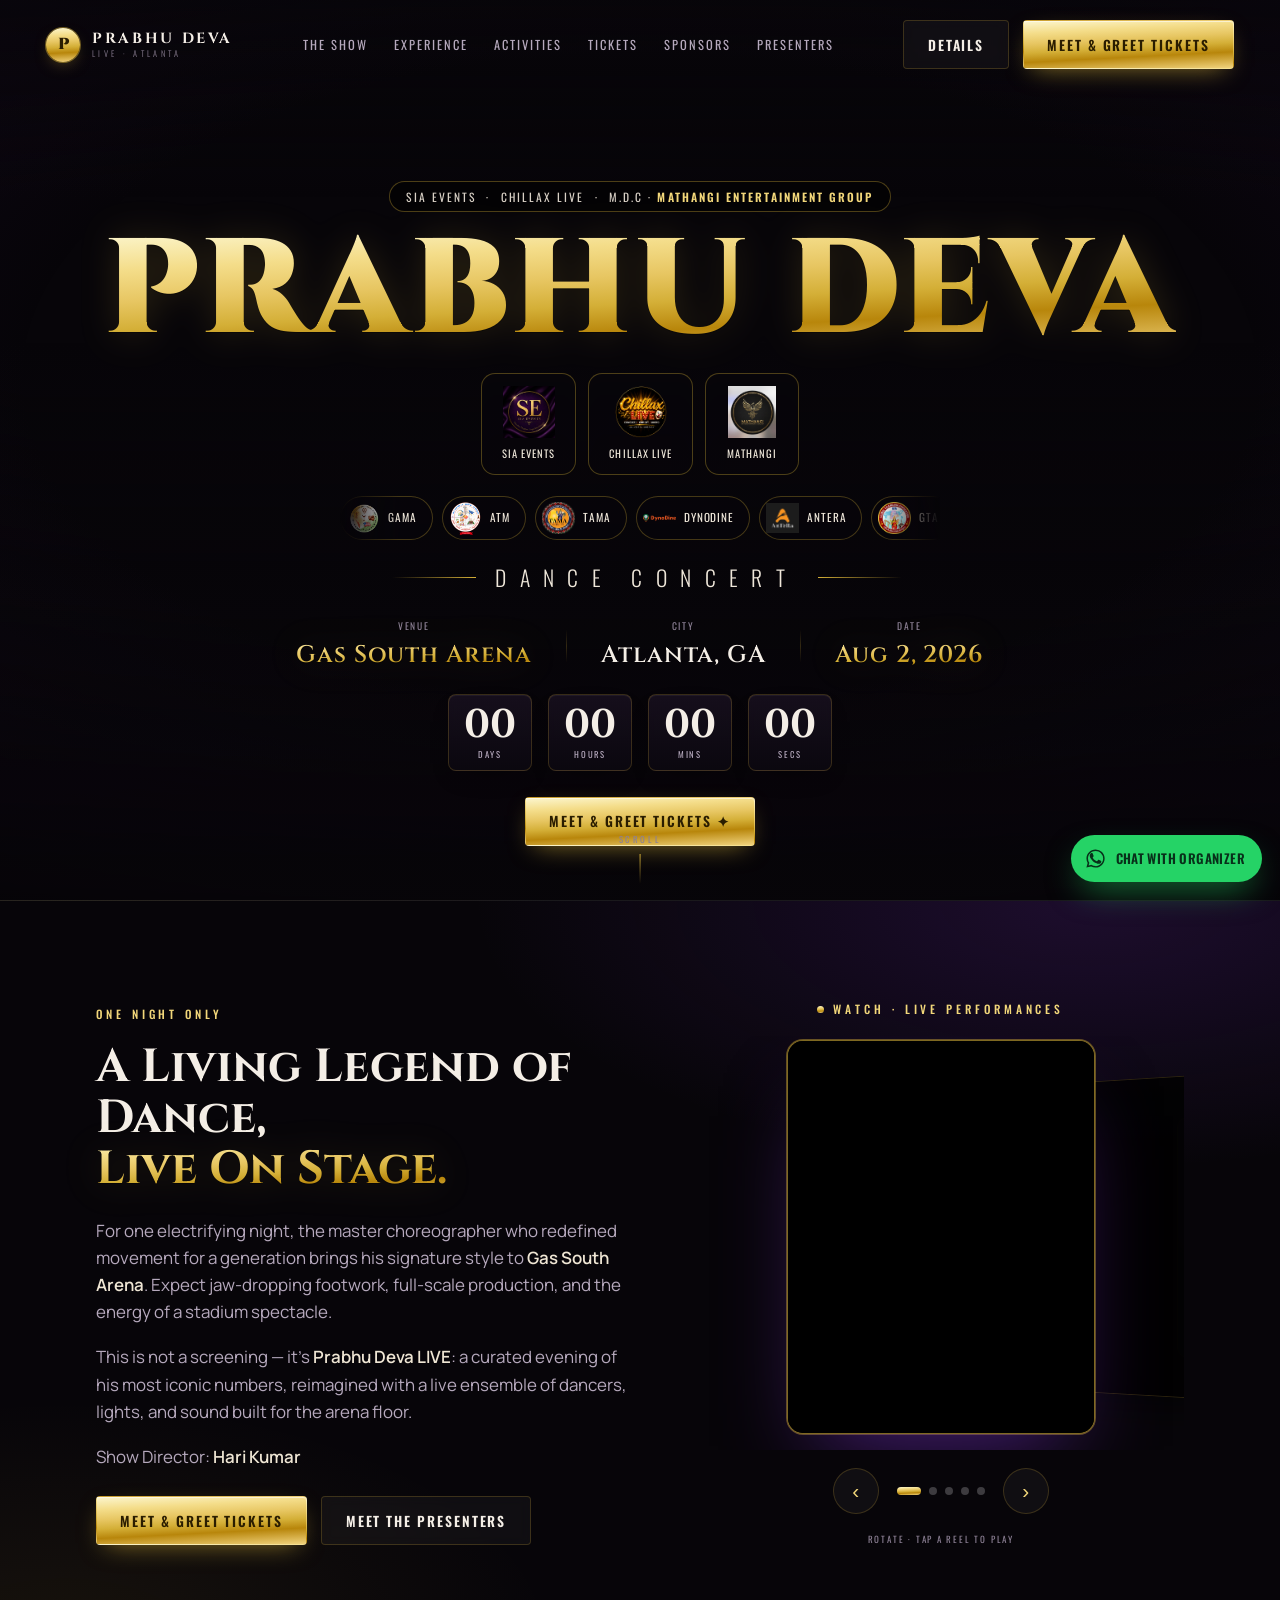
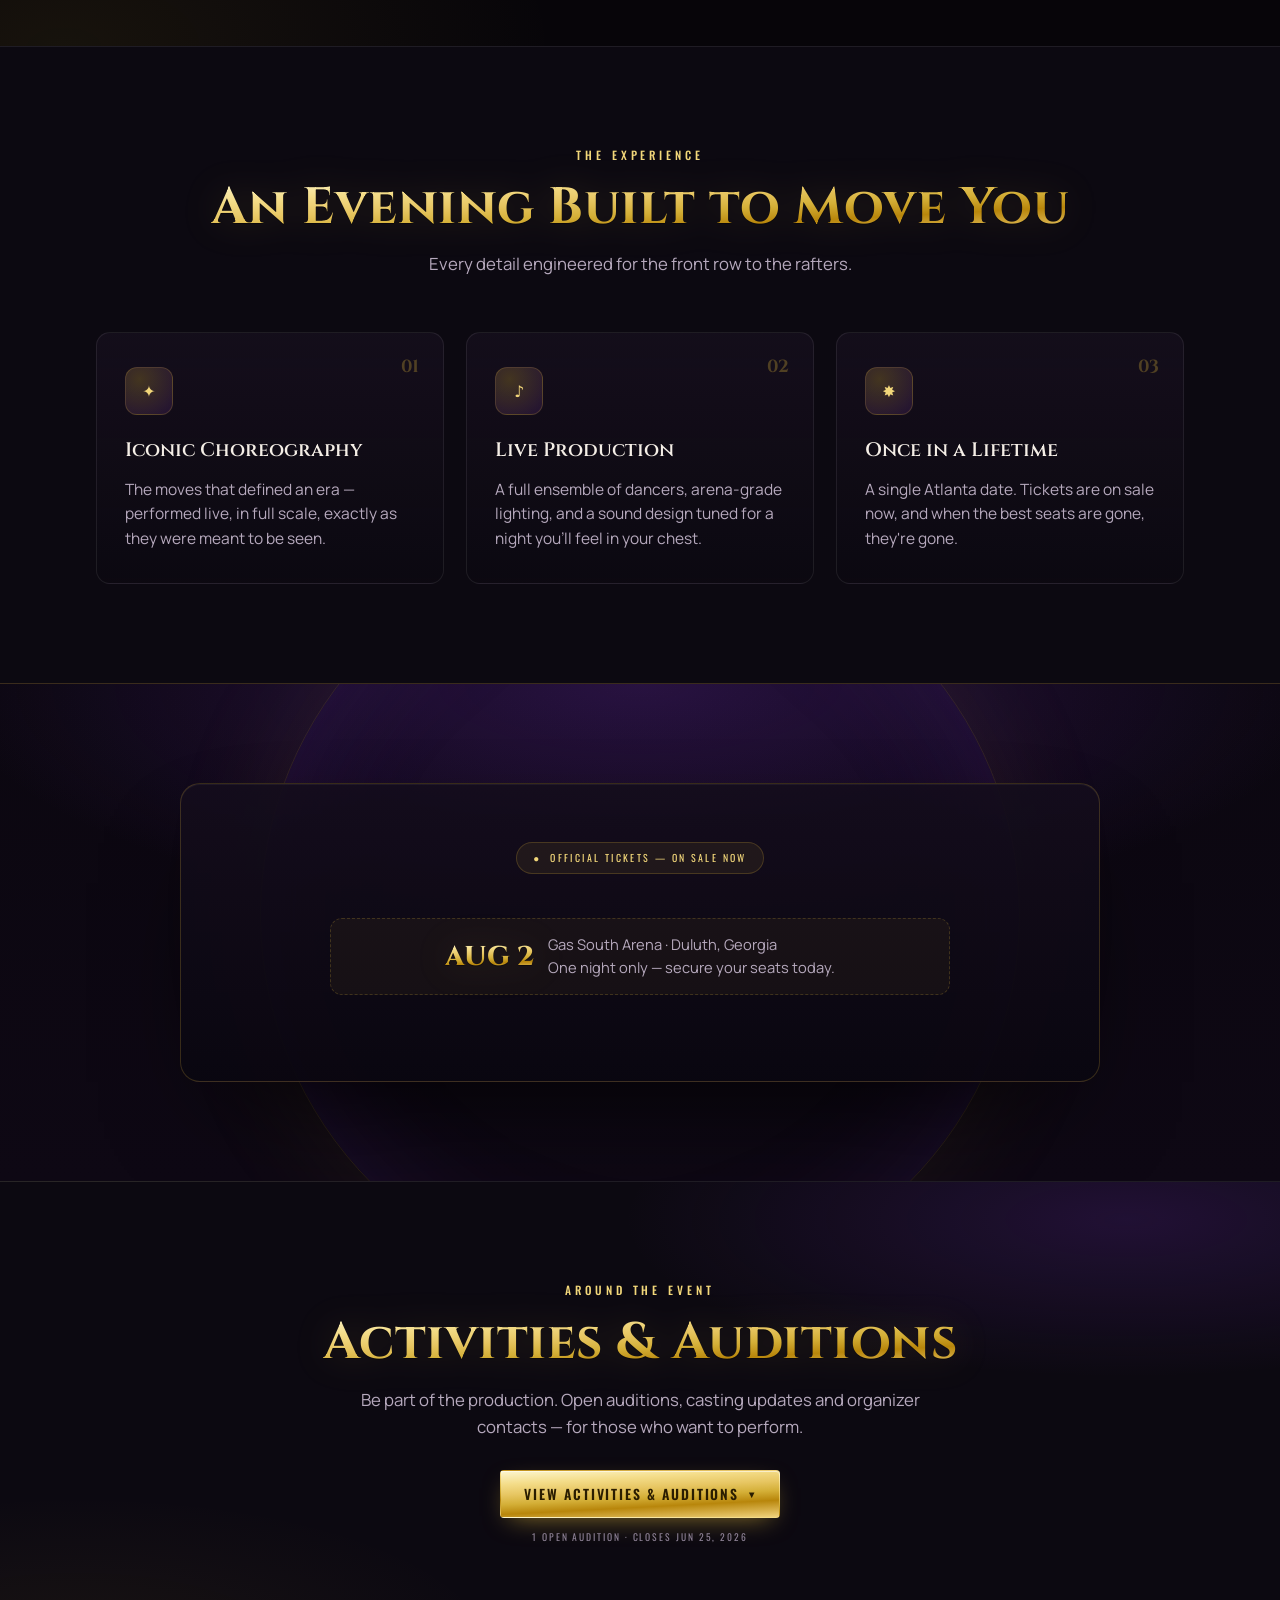
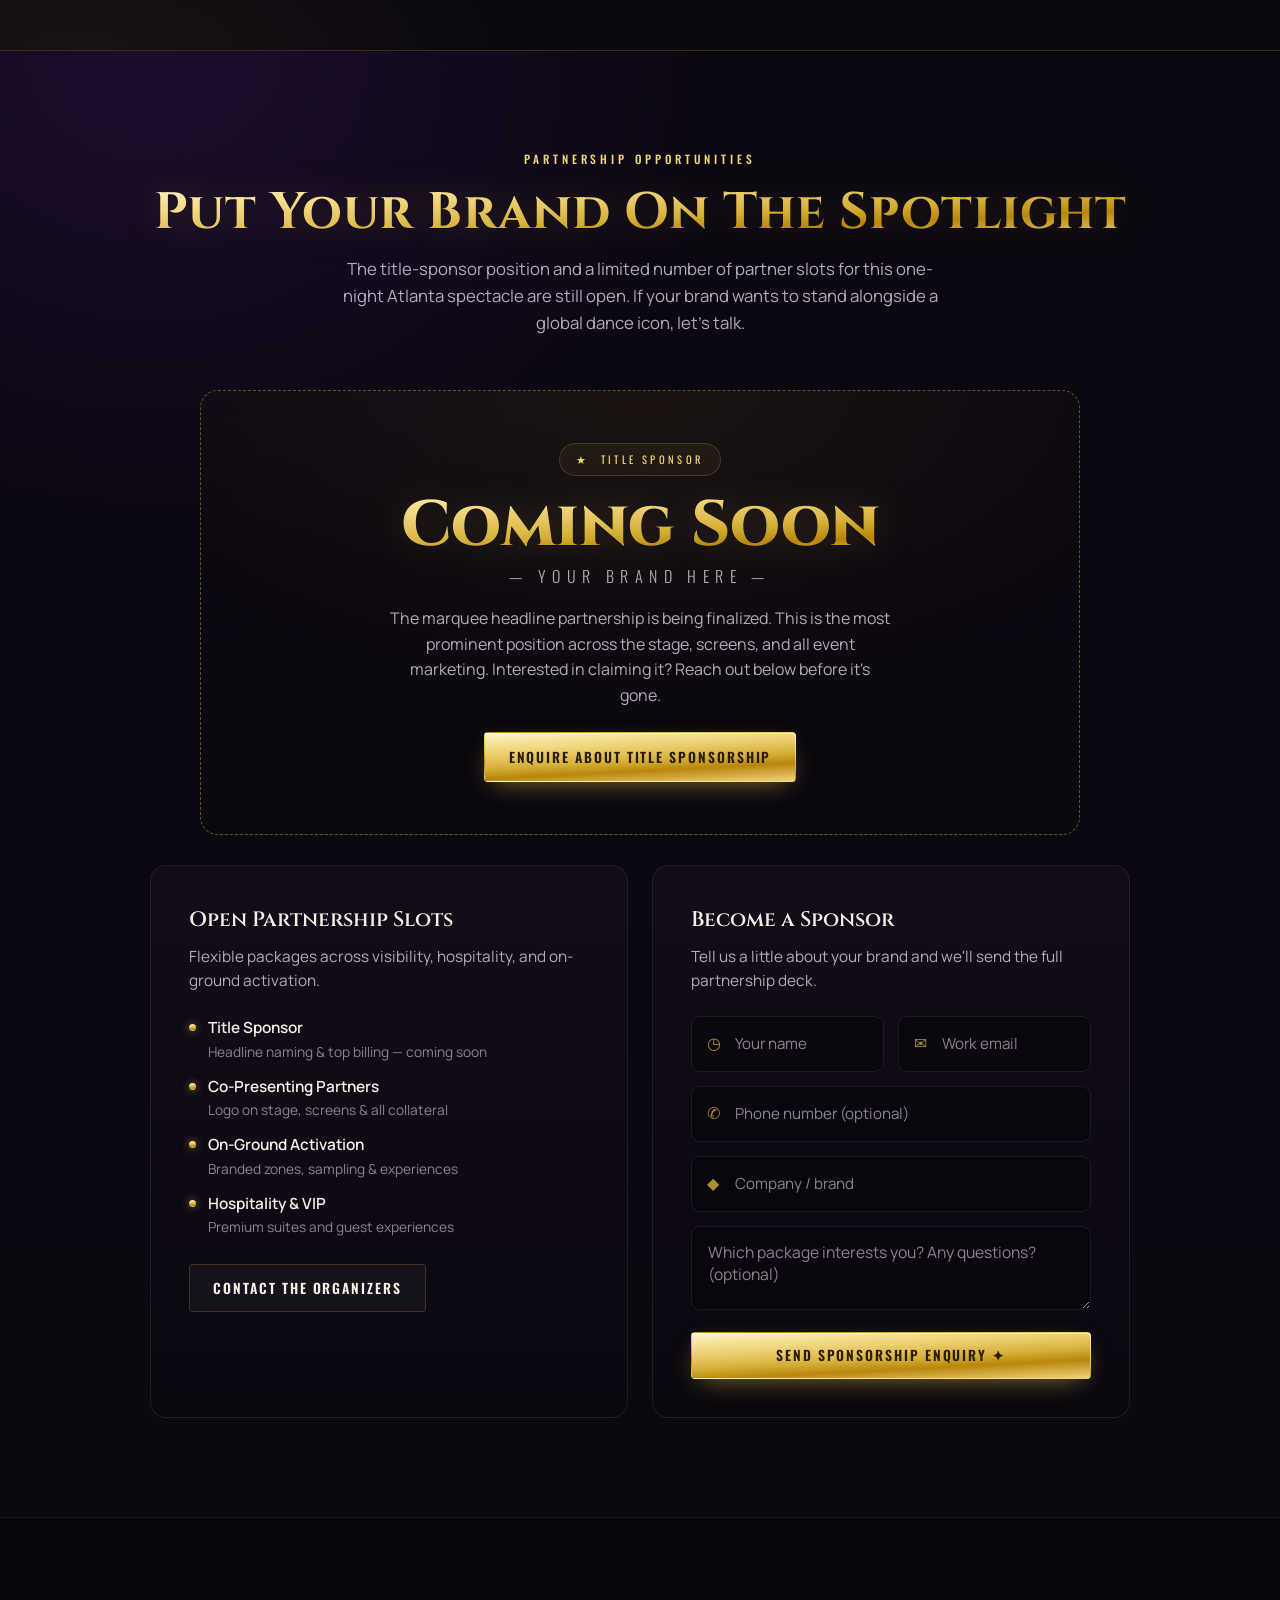
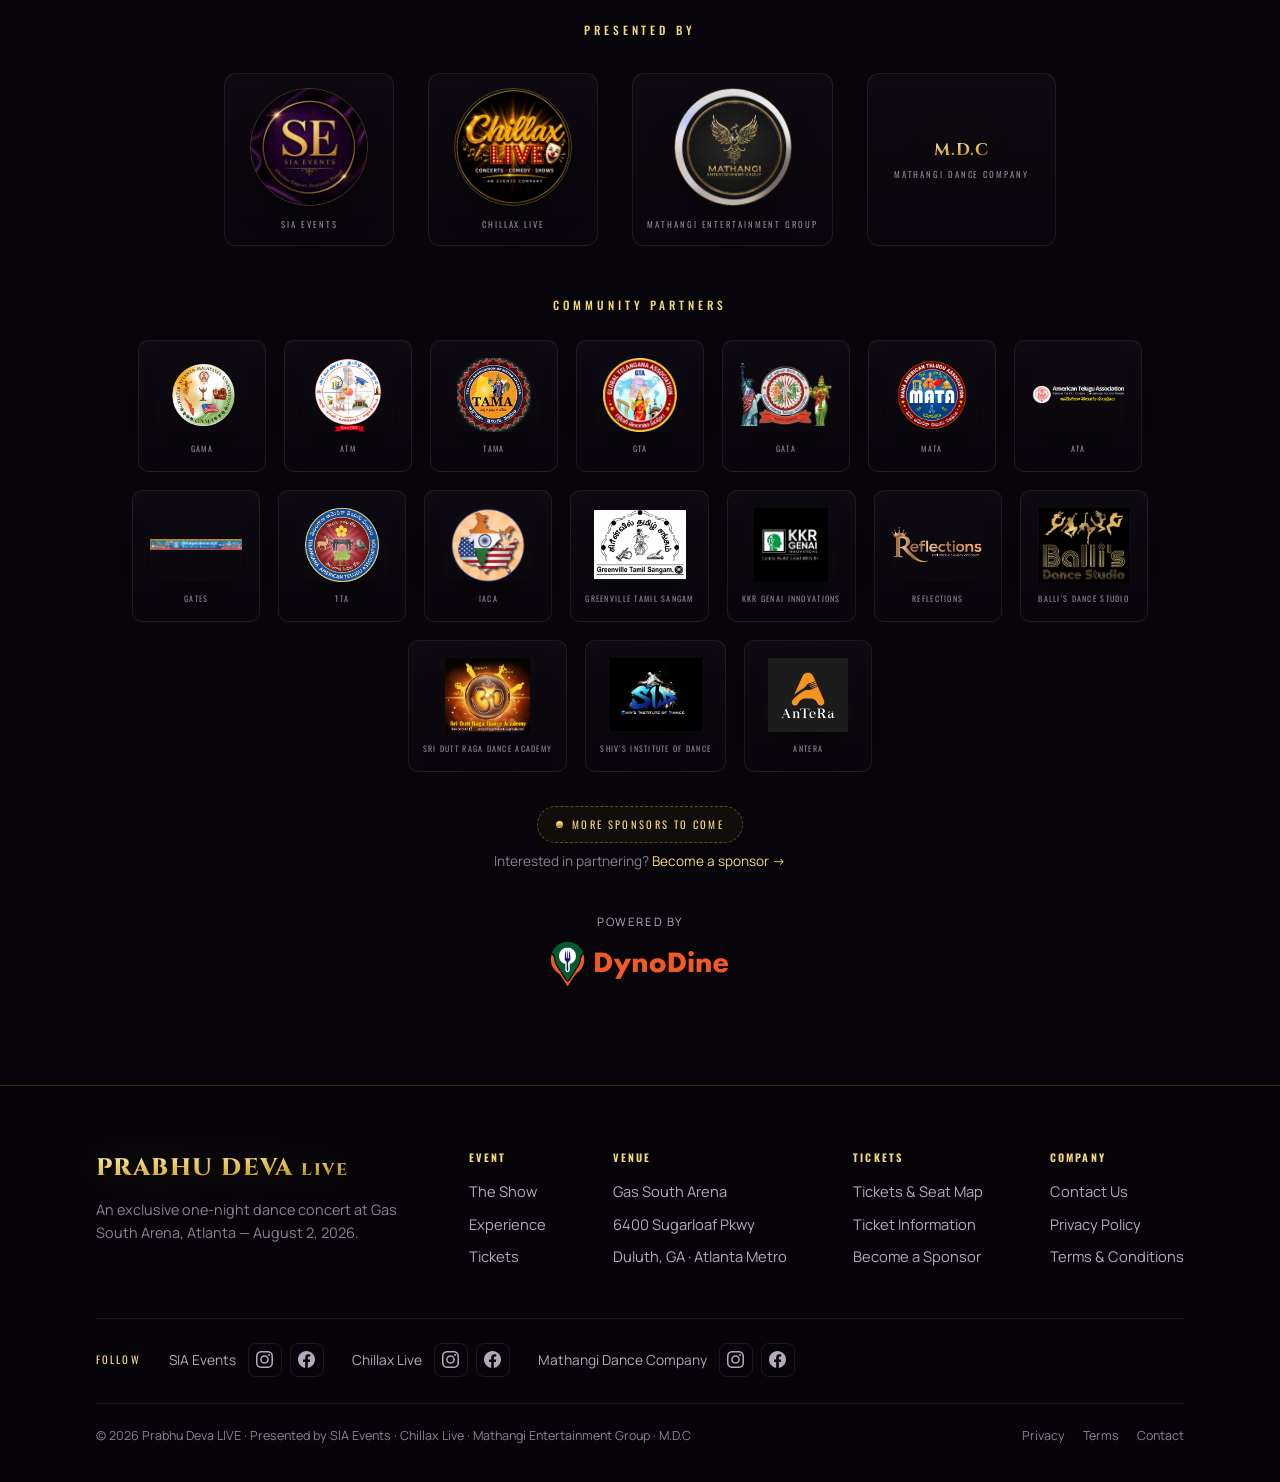
<file: index.html>
<!DOCTYPE html>
<html lang="en">
<head>
<!-- Google tag (gtag.js) -->
<script async src="https://www.googletagmanager.com/gtag/js?id=G-06QMTPH0H6"></script>
<script>
  window.dataLayer = window.dataLayer || [];
  function gtag(){dataLayer.push(arguments);}
  gtag('js', new Date());

  gtag('config', 'G-06QMTPH0H6');
</script>
<!-- Google Tag Manager -->
<script>(function(w,d,s,l,i){w[l]=w[l]||[];w[l].push({'gtm.start':
new Date().getTime(),event:'gtm.js'});var f=d.getElementsByTagName(s)[0],
j=d.createElement(s),dl=l!='dataLayer'?'&l='+l:'';j.async=true;j.src=
'https://www.googletagmanager.com/gtm.js?id='+i+dl;f.parentNode.insertBefore(j,f);
})(window,document,'script','dataLayer','GTM-5HNMRQCM');</script>
<!-- End Google Tag Manager -->
<meta charset="UTF-8">
<meta name="viewport" content="width=device-width, initial-scale=1.0">
<title>Prabhu Deva LIVE — Dance Concert | Gas South Arena, Atlanta · Aug 2, 2026</title>

<!-- SEO -->
<meta name="description" content="Watch Prabhu Deva LIVE at Gas South Arena, Atlanta on August 2, 2026 — an exclusive one-night dance concert featuring iconic choreography, a live ensemble, and full arena production. Tickets are on sale now.">
<meta name="robots" content="index, follow">
<meta name="keywords" content="Prabhu Deva live, Atlanta dance concert 2026, Gas South Arena, Prabhu Deva Atlanta, Indian dance concert Atlanta, SIA Events, Chillax Live, Mathangi Entertainment">
<link rel="canonical" href="https://pdsiachillax.com/">

<!-- Favicon -->
<link rel="icon" type="image/png" href="assets/logo-chillax.png">
<link rel="apple-touch-icon" href="assets/logo-chillax.png">

<!-- Theme color (mobile browser chrome) -->
<meta name="theme-color" content="#070509">

<!-- Open Graph (Facebook / WhatsApp / LinkedIn) -->
<meta property="og:type" content="website">
<meta property="og:site_name" content="Prabhu Deva LIVE Atlanta">
<meta property="og:url" content="https://pdsiachillax.com/">
<meta property="og:title" content="Prabhu Deva LIVE — Dance Concert | Atlanta · Aug 2, 2026">
<meta property="og:description" content="An exclusive one-night dance concert at Gas South Arena, Atlanta. Iconic choreography, live ensemble, arena-scale production. Tickets are on sale now.">
<meta property="og:image" content="https://pdsiachillax.com/assets/hero.jpg">
<meta property="og:image:width" content="1200">
<meta property="og:image:height" content="630">
<meta property="og:image:alt" content="Prabhu Deva LIVE — Dance Concert at Gas South Arena, Atlanta, August 2, 2026">
<meta property="og:locale" content="en_US">

<!-- Twitter Card -->
<meta name="twitter:card" content="summary_large_image">
<meta name="twitter:title" content="Prabhu Deva LIVE — Dance Concert | Atlanta · Aug 2, 2026">
<meta name="twitter:description" content="An exclusive one-night dance concert at Gas South Arena, Atlanta. Iconic choreography, live ensemble, arena-scale production. Tickets are on sale now.">
<meta name="twitter:image" content="https://pdsiachillax.com/assets/hero.jpg">
<meta name="twitter:image:alt" content="Prabhu Deva LIVE — Dance Concert at Gas South Arena, Atlanta, August 2, 2026">

<!-- JSON-LD Event Schema (Google Rich Results) -->
<script type="application/ld+json">
{
  "@context": "https://schema.org",
  "@type": "Event",
  "name": "Prabhu Deva LIVE — Dance Concert",
  "description": "An exclusive one-night dance concert featuring Prabhu Deva at Gas South Arena, Atlanta. Iconic choreography, a live ensemble of dancers, arena-grade lighting and sound.",
  "startDate": "2026-08-02T19:00:00-04:00",
  "endDate": "2026-08-02T23:00:00-04:00",
  "eventStatus": "https://schema.org/EventScheduled",
  "eventAttendanceMode": "https://schema.org/OfflineEventAttendanceMode",
  "location": {
    "@type": "Place",
    "name": "Gas South Arena",
    "address": {
      "@type": "PostalAddress",
      "streetAddress": "6400 Sugarloaf Pkwy",
      "addressLocality": "Duluth",
      "addressRegion": "GA",
      "postalCode": "30097",
      "addressCountry": "US"
    }
  },
  "image": "https://pdsiachillax.com/assets/hero.jpg",
  "url": "https://pdsiachillax.com/",
  "organizer": [
    {
      "@type": "Organization",
      "name": "SIA Events",
      "telephone": "+14702534080"
    },
    {
      "@type": "Organization",
      "name": "Chillax Live",
      "telephone": "+14708859040"
    },
    {
      "@type": "Organization",
      "name": "Mathangi Entertainment Group"
    }
  ],
  "performer": {
    "@type": "Person",
    "name": "Prabhu Deva"
  },
  "offers": {
    "@type": "Offer",
    "url": "https://www.ticketmaster.com/event/0E0064D0AEB89AD1",
    "availability": "https://schema.org/InStock",
    "validFrom": "2026-06-01",
    "priceCurrency": "USD"
  }
}
</script>
<link rel="preconnect" href="https://fonts.googleapis.com">
<link rel="preconnect" href="https://fonts.gstatic.com" crossorigin>
<link href="https://fonts.googleapis.com/css2?family=Cinzel:wght@500;600;700;800;900&family=Manrope:wght@300;400;500;600;700;800&family=Oswald:wght@300;400;500;600;700&display=swap" rel="stylesheet">
<style>
:root{
  --black:#070509;
  --ink:#0c0911;
  --panel:#120c19;
  --panel-2:#1a1222;
  --line:rgba(212,175,55,.22);
  --line-soft:rgba(255,255,255,.08);
  --text:#f4eee6;
  --muted:#b6a9bd;
  --muted-2:#8d8195;
  --gold-1:#fbf3c0;
  --gold-2:#f2d77a;
  --gold-3:#d4af37;
  --gold-4:#a9801f;
  --purple:#9d4edd;
  --purple-deep:#6a2bb0;
  --purple-glow:rgba(157,78,221,.45);
  --gold-grad:linear-gradient(177deg,#fcf6cf 0%,#f4dd8a 22%,#e7c662 40%,#d4af37 56%,#b8860b 72%,#f0d27c 100%);
  --gold-line:linear-gradient(90deg,transparent,rgba(212,175,55,.65),transparent);
  --maxw:1180px;
  --ease:cubic-bezier(.22,.61,.36,1);
}
*{box-sizing:border-box;margin:0;padding:0}
html{scroll-behavior:smooth}
body{
  font-family:'Manrope',system-ui,sans-serif;
  background:var(--black);
  color:var(--text);
  line-height:1.6;
  -webkit-font-smoothing:antialiased;
  overflow-x:hidden;
}
img{display:block;max-width:100%}
a{color:inherit;text-decoration:none}
::selection{background:rgba(212,175,55,.3);color:#fff}

/* ---------- typography helpers ---------- */
.cinzel{font-family:'Cinzel',serif}
.eyebrow{
  font-family:'Oswald',sans-serif;
  text-transform:uppercase;
  letter-spacing:.34em;
  font-weight:500;
  font-size:.72rem;
  color:var(--gold-2);
}
.gold-text{
  background:var(--gold-grad);
  -webkit-background-clip:text;background-clip:text;
  color:transparent;
  filter:drop-shadow(0 1px 0 rgba(0,0,0,.35)) drop-shadow(0 0 18px rgba(212,175,55,.18));
}
.hair{height:1px;background:var(--gold-line);border:none;width:100%}

/* ---------- buttons ---------- */
.btn{
  font-family:'Oswald',sans-serif;
  text-transform:uppercase;letter-spacing:.14em;font-weight:600;font-size:.86rem;
  display:inline-flex;align-items:center;gap:.6em;
  padding:.92em 1.7em;border-radius:4px;cursor:pointer;border:1px solid transparent;
  transition:transform .35s var(--ease),box-shadow .35s var(--ease),background .35s var(--ease);
  white-space:nowrap;
}
.btn-gold{
  background:var(--gold-grad);
  color:#2a1d00;
  box-shadow:0 8px 26px -10px rgba(212,175,55,.7),inset 0 1px 0 rgba(255,255,255,.55);
}
.btn-gold:hover{transform:translateY(-2px);box-shadow:0 16px 38px -12px rgba(212,175,55,.9),inset 0 1px 0 rgba(255,255,255,.6)}
.btn-ghost{
  background:rgba(255,255,255,.04);
  border-color:var(--line);
  color:var(--text);
  backdrop-filter:blur(6px);
}
.btn-ghost:hover{border-color:rgba(212,175,55,.6);background:rgba(212,175,55,.08);transform:translateY(-2px)}
.btn-gold-outline{background:rgba(212,175,55,.08);border-color:rgba(212,175,55,.75);color:var(--gold-2);backdrop-filter:blur(6px)}
.btn-gold-outline:hover{background:rgba(212,175,55,.16);border-color:var(--gold-2);transform:translateY(-2px);box-shadow:0 14px 34px -14px rgba(212,175,55,.6)}

/* ---------- nav ---------- */
header.nav{
  position:fixed;top:0;left:0;right:0;z-index:60;
  display:flex;align-items:center;justify-content:space-between;
  padding:20px clamp(18px,4vw,46px);
  transition:background .4s var(--ease),padding .4s var(--ease),border-color .4s var(--ease);
  border-bottom:1px solid transparent;
}
header.nav.scrolled{
  background:rgba(8,6,11,.82);
  backdrop-filter:blur(14px) saturate(1.2);
  border-bottom-color:var(--line);
  padding-top:14px;padding-bottom:14px;
}
.brand{display:flex;align-items:center;gap:12px;cursor:pointer}
.brand .mark{
  width:34px;height:34px;border-radius:50%;
  background:var(--gold-grad);
  display:grid;place-items:center;
  font-family:'Cinzel',serif;font-weight:900;color:#2a1d00;font-size:1rem;
  box-shadow:0 0 0 1px rgba(212,175,55,.5),0 6px 18px -8px rgba(212,175,55,.7);
}
.brand .wm{font-family:'Cinzel',serif;font-weight:700;letter-spacing:.18em;font-size:.92rem;line-height:1}
.brand .wm small{display:block;font-family:'Oswald',sans-serif;font-weight:300;letter-spacing:.4em;font-size:.52rem;color:var(--muted-2);margin-top:3px}
nav.links{display:flex;align-items:center;gap:26px}
nav.links a{
  font-family:'Oswald',sans-serif;text-transform:uppercase;letter-spacing:.16em;
  font-size:.78rem;font-weight:400;color:var(--muted);position:relative;padding:4px 0;
  transition:color .3s;
}
nav.links a::after{content:"";position:absolute;left:0;bottom:-2px;height:1px;width:0;background:var(--gold-2);transition:width .35s var(--ease)}
nav.links a:hover{color:#fff}
nav.links a:hover::after{width:100%}
.nav-cta{display:flex;align-items:center;gap:14px}
.nav-sponsor{
  display:flex;align-items:center;gap:9px;
  padding:7px 14px;border-radius:30px;
  border:1px dashed rgba(212,175,55,.5);
  background:rgba(212,175,55,.05);
  transition:border-color .35s var(--ease),background .35s var(--ease),transform .35s var(--ease);
}
.nav-sponsor:hover{border-color:rgba(212,175,55,.85);background:rgba(212,175,55,.1);transform:translateY(-1px)}
.nav-sponsor .ns-dot{
  width:7px;height:7px;border-radius:50%;flex:none;
  background:var(--gold-grad);box-shadow:0 0 0 0 rgba(212,175,55,.5);
  animation:nsPulse 2.4s ease-out infinite;
}
@keyframes nsPulse{0%{box-shadow:0 0 0 0 rgba(212,175,55,.5)}70%{box-shadow:0 0 0 7px rgba(212,175,55,0)}100%{box-shadow:0 0 0 0 rgba(212,175,55,0)}}
.nav-sponsor .ns-text{display:flex;flex-direction:column;line-height:1.2;white-space:nowrap}
.nav-sponsor .ns-k{font-family:'Oswald',sans-serif;text-transform:uppercase;letter-spacing:.2em;font-size:.5rem;color:var(--muted);white-space:nowrap}
.nav-sponsor .ns-v{font-family:'Oswald',sans-serif;text-transform:uppercase;letter-spacing:.12em;font-size:.66rem;font-weight:500;color:var(--gold-2);white-space:nowrap}
.menu-toggle{display:none;background:none;border:1px solid var(--line);border-radius:4px;padding:8px 10px;cursor:pointer;color:var(--gold-2);font-size:1rem;line-height:1;transition:border-color .3s,color .3s}
.menu-toggle.is-open{border-color:rgba(212,175,55,.6)}

/* ---------- mobile menu (only active <=960px) ---------- */
.mobile-menu{
  display:none;
  position:fixed;top:0;left:0;right:0;z-index:55;
  padding:84px clamp(18px,5vw,46px) 30px;
  background:rgba(8,6,11,.97);
  backdrop-filter:blur(18px) saturate(1.2);-webkit-backdrop-filter:blur(18px) saturate(1.2);
  border-bottom:1px solid var(--line);
  box-shadow:0 30px 60px -30px rgba(0,0,0,.9);
  transform:translateY(-100%);opacity:0;pointer-events:none;
  transition:transform .5s var(--ease),opacity .35s var(--ease);
}
.mobile-menu.open{transform:translateY(0);opacity:1;pointer-events:auto}
.mobile-menu nav{display:flex;flex-direction:column}
.mobile-menu a.mm-link{
  font-family:'Oswald',sans-serif;text-transform:uppercase;letter-spacing:.16em;
  font-size:1.04rem;font-weight:400;color:var(--text);
  padding:15px 2px;border-bottom:1px solid var(--line-soft);
  transition:color .3s var(--ease),padding-left .3s var(--ease);
}
.mobile-menu a.mm-link:hover,.mobile-menu a.mm-link:active{color:var(--gold-2);padding-left:8px}
.mobile-menu .mm-foot{display:flex;flex-direction:column;gap:12px;margin-top:24px}
.mobile-menu .mm-foot .btn{width:100%;justify-content:center}
.mobile-menu .mm-sponsor{
  display:flex;align-items:center;gap:10px;justify-content:center;
  padding:11px 16px;border-radius:30px;
  border:1px dashed rgba(212,175,55,.5);background:rgba(212,175,55,.05);
}
.mobile-menu .mm-sponsor .ns-dot{width:7px;height:7px;border-radius:50%;flex:none;background:var(--gold-grad);animation:nsPulse 2.4s ease-out infinite}
.mobile-menu .mm-sponsor .mm-sp-k{font-family:'Oswald',sans-serif;text-transform:uppercase;letter-spacing:.2em;font-size:.58rem;color:var(--muted)}
.mobile-menu .mm-sponsor .mm-sp-v{font-family:'Oswald',sans-serif;text-transform:uppercase;letter-spacing:.12em;font-size:.68rem;font-weight:500;color:var(--gold-2)}

/* ---------- hero ---------- */
.hero{
  position:relative;min-height:100svh;
  display:flex;flex-direction:column;justify-content:flex-end;
  isolation:isolate;overflow:hidden;
  padding-top:84px;
}
.hero-bg{
  display:none;
  position:absolute;inset:0;z-index:-3;
  background-image:url('assets/hero.jpg');
  background-size:cover;background-position:50% 38%;
  transform:scale(1.06);
  will-change:transform;
}
.hero-video{
  position:absolute;inset:0;z-index:-3;
  width:100%;height:100%;object-fit:cover;
  will-change:transform;
}
.hero::before{ /* top + bottom scrims */
  content:"";position:absolute;inset:0;z-index:-2;
  background:
    linear-gradient(180deg,rgba(7,5,9,.72) 0%,rgba(7,5,9,0) 22%,rgba(7,5,9,0) 38%,rgba(7,5,9,.55) 68%,rgba(7,5,9,.96) 100%);
}
.hero::after{ /* side vignette + purple tone */
  content:"";position:absolute;inset:0;z-index:-2;
  background:radial-gradient(120% 90% at 50% 42%,transparent 40%,rgba(40,12,60,.32) 78%,rgba(7,5,9,.85) 100%);
  mix-blend-mode:multiply;
}
.hero-inner{
  width:100%;max-width:var(--maxw);margin:0 auto;
  padding:0 clamp(18px,4vw,46px) clamp(38px,6vh,68px);
  display:flex;flex-direction:column;align-items:center;text-align:center;gap:clamp(12px,2.2vh,22px);
}
.hero .presenters-line{
  font-family:'Oswald',sans-serif;text-transform:uppercase;letter-spacing:.18em;
  font-size:.72rem;color:rgba(239,231,218,.9);font-weight:400;
  background:rgba(0,0,0,.45);
  border:1px solid rgba(212,175,55,.35);
  border-radius:999px;
  padding:.45em 1.4em;
  backdrop-filter:blur(8px);
  -webkit-backdrop-filter:blur(8px);
}
.hero .presenters-line b{color:var(--gold-2);font-weight:600}
.wordmark{
  font-family:'Cinzel',serif;font-weight:900;
  font-size:clamp(3rem,11vw,8.4rem);
  line-height:.9;letter-spacing:.02em;
  position:relative;display:inline-block;
}
.wordmark .live{
  display:inline-block;font-size:.32em;vertical-align:.9em;margin-left:.18em;
  letter-spacing:.18em;transform:rotate(-6deg);
  filter:drop-shadow(0 0 14px rgba(212,175,55,.5));
}
.shimmer{position:relative;overflow:hidden}
.shimmer::after{
  content:"";position:absolute;top:0;left:-60%;width:40%;height:100%;
  background:linear-gradient(100deg,transparent,rgba(255,255,255,.55),transparent);
  transform:skewX(-18deg);
  animation:sheen 5.5s var(--ease) 1.2s infinite;
  mix-blend-mode:overlay;pointer-events:none;
}
@keyframes sheen{0%{left:-60%}28%,100%{left:140%}}
.subline{
  font-family:'Oswald',sans-serif;text-transform:uppercase;font-weight:300;
  letter-spacing:.62em;font-size:clamp(.8rem,2.4vw,1.35rem);color:#efe7da;
  padding-left:.62em;
  display:flex;align-items:center;gap:.9em;
}
.subline::before,.subline::after{content:"";height:1px;width:clamp(24px,7vw,84px);background:linear-gradient(90deg,transparent,var(--gold-3))}
.subline::after{background:linear-gradient(90deg,var(--gold-3),transparent)}

.event-bar{
  display:flex;align-items:center;gap:clamp(16px,3vw,34px);flex-wrap:wrap;justify-content:center;
  margin-top:4px;
}
.event-bar .item{display:flex;flex-direction:column;align-items:center;gap:2px}
.event-bar .item .k{font-family:'Oswald',sans-serif;text-transform:uppercase;letter-spacing:.2em;font-size:.6rem;color:var(--muted-2)}
.event-bar .item .v{font-family:'Cinzel',serif;font-weight:600;font-size:clamp(1rem,2.6vw,1.5rem);letter-spacing:.04em}
.event-bar .sep{width:1px;height:34px;background:linear-gradient(180deg,transparent,var(--line),transparent)}

/* countdown */
.countdown{display:flex;gap:clamp(8px,1.6vw,16px);align-items:stretch}
.cd-cell{
  min-width:clamp(56px,8.6vw,84px);
  padding:10px 6px 8px;
  background:linear-gradient(180deg,rgba(26,18,34,.78),rgba(12,9,17,.82));
  border:1px solid var(--line);border-radius:8px;
  display:flex;flex-direction:column;align-items:center;gap:3px;
  box-shadow:inset 0 1px 0 rgba(255,255,255,.05),0 10px 30px -18px rgba(0,0,0,.9);
  backdrop-filter:blur(4px);
}
.cd-cell .num{
  font-family:'Cinzel',serif;font-weight:700;
  font-size:clamp(1.5rem,4.4vw,2.5rem);line-height:1;
  font-variant-numeric:tabular-nums;
}
.cd-cell .lab{font-family:'Oswald',sans-serif;text-transform:uppercase;letter-spacing:.22em;font-size:.54rem;color:var(--muted)}
.hero-cta{display:flex;gap:14px;flex-wrap:wrap;justify-content:center;margin-top:6px}
.mob-br{display:none}
.scrollcue{
  position:absolute;left:50%;bottom:16px;transform:translateX(-50%);
  font-family:'Oswald',sans-serif;letter-spacing:.3em;font-size:.55rem;text-transform:uppercase;
  color:var(--muted-2);display:flex;flex-direction:column;align-items:center;gap:7px;z-index:2;
}
.scrollcue .dot{width:1px;height:30px;background:linear-gradient(180deg,var(--gold-3),transparent);animation:cue 2.2s ease-in-out infinite}
@keyframes cue{0%,100%{opacity:.3;transform:scaleY(.6)}50%{opacity:1;transform:scaleY(1)}}

/* ---------- generic section ---------- */
section{position:relative}
.wrap{max-width:var(--maxw);margin:0 auto;padding:0 clamp(18px,4vw,46px)}
.section-pad{padding:clamp(72px,11vh,130px) 0}
.sec-head{display:flex;flex-direction:column;align-items:center;text-align:center;gap:16px;margin-bottom:54px}
.sec-head h2{
  font-family:'Cinzel',serif;font-weight:700;
  font-size:clamp(1.9rem,4.6vw,3.2rem);line-height:1.08;letter-spacing:.01em;
}
.sec-head p{max-width:60ch;color:var(--muted);font-size:1.05rem}

/* about */
.about{background:
  radial-gradient(80% 60% at 85% 0%,rgba(106,43,176,.22),transparent 60%),
  radial-gradient(70% 60% at 5% 100%,rgba(212,175,55,.08),transparent 55%),
  var(--black);
  border-top:1px solid var(--line-soft);
}
.about-grid{display:grid;grid-template-columns:1.05fr .95fr;gap:clamp(30px,5vw,70px);align-items:center}
.about-copy .eyebrow{margin-bottom:18px;display:inline-block}
.about-copy h2{font-family:'Cinzel',serif;font-weight:700;font-size:clamp(1.8rem,4vw,2.9rem);line-height:1.1;margin-bottom:22px}
.about-copy p{color:var(--muted);font-size:1.06rem;margin-bottom:18px;max-width:54ch}
.about-copy p strong{color:#efe6d4;font-weight:600}
.about-media{
  position:relative;border-radius:14px;overflow:hidden;border:1px solid var(--line);
  aspect-ratio:4/5;
  box-shadow:0 40px 90px -40px rgba(0,0,0,.9);
}
.about-media img{width:100%;height:100%;object-fit:cover;object-position:50% 30%}
.about-media .frame{position:absolute;inset:0;box-shadow:inset 0 0 0 1px rgba(212,175,55,.25);border-radius:14px;pointer-events:none}
.about-media .tag{
  position:absolute;left:16px;bottom:16px;
  font-family:'Oswald',sans-serif;text-transform:uppercase;letter-spacing:.22em;font-size:.62rem;
  padding:8px 14px;background:rgba(8,6,11,.7);border:1px solid var(--line);border-radius:30px;backdrop-filter:blur(6px);color:var(--gold-2);
}

/* reel coverflow (instagram) */
.reel-stage{display:flex;flex-direction:column;align-items:center;gap:18px;width:100%}
.reel-stage .reel-eyebrow{align-self:center;display:inline-flex;align-items:center;gap:9px}
.reel-stage .reel-eyebrow .rd{width:7px;height:7px;border-radius:50%;background:var(--gold-grad);animation:nsPulse 2.4s ease-out infinite}
.coverflow{--cf-w:clamp(248px,27vw,308px);position:relative;width:100%;height:414px;perspective:1500px;overflow:hidden}
.cf-slide{
  position:absolute;top:4px;left:50%;width:var(--cf-w);height:394px;margin-left:calc(var(--cf-w) / -2);
  transform-origin:50% 50%;transition:transform .6s var(--ease),opacity .6s var(--ease);
  will-change:transform;backface-visibility:hidden;
}
.cf-card{position:relative;width:100%;height:100%;border-radius:16px;overflow:hidden;border:1px solid var(--line);background:#000;box-shadow:0 28px 64px -30px rgba(0,0,0,.95)}
.cf-slide.active .cf-card{border-color:rgba(212,175,55,.6);box-shadow:0 44px 92px -32px rgba(106,43,176,.65),0 0 0 1px rgba(212,175,55,.45)}
.cf-card iframe{position:absolute;top:-58px;left:50%;transform:translateX(-50%);width:326px;height:620px;border:0;background:#000;z-index:2}
.cf-card.loaded .cf-poster{opacity:0;pointer-events:none}
.cf-catch{position:absolute;inset:0;z-index:4;cursor:pointer}
.cf-slide.active .cf-catch{pointer-events:none}
.cf-poster{
  position:absolute;inset:0;z-index:3;display:flex;flex-direction:column;align-items:center;justify-content:center;gap:14px;
  background:radial-gradient(circle at 50% 32%,rgba(106,43,176,.4),#0d0913 72%);cursor:pointer;transition:opacity .4s;text-decoration:none;
}
.cf-poster .pn{font-family:'Cinzel',serif;font-weight:700;font-size:2.6rem;line-height:1;color:rgba(212,175,55,.45)}
.cf-poster .pp{width:62px;height:62px;border-radius:50%;display:grid;place-items:center;border:1px solid var(--line);background:rgba(212,175,55,.1);color:var(--gold-2);font-size:1.2rem;transition:.35s}
.cf-poster:hover .pp{background:rgba(212,175,55,.2);transform:scale(1.06)}
.cf-poster .pc{font-family:'Oswald',sans-serif;text-transform:uppercase;letter-spacing:.22em;font-size:.6rem;color:var(--muted)}
.cf-controls{display:flex;align-items:center;gap:18px}
.cf-arrow{width:46px;height:46px;border-radius:50%;border:1px solid var(--line);background:rgba(255,255,255,.04);color:var(--gold-2);font-size:1.3rem;line-height:1;cursor:pointer;display:grid;place-items:center;transition:.3s}
.cf-arrow:hover{border-color:rgba(212,175,55,.75);background:rgba(212,175,55,.1);transform:translateY(-2px)}
.cf-dots{display:flex;gap:8px;align-items:center}
.cf-dots button{width:8px;height:8px;border-radius:50%;border:0;background:rgba(255,255,255,.22);cursor:pointer;padding:0;transition:.35s var(--ease)}
.cf-dots button.on{background:var(--gold-grad);width:24px;border-radius:5px}
.reel-hint{font-family:'Oswald',sans-serif;text-transform:uppercase;letter-spacing:.2em;font-size:.56rem;color:var(--muted-2)}

/* expect cards */
.expect{background:var(--ink);border-top:1px solid var(--line-soft)}
.cards{display:grid;grid-template-columns:repeat(3,1fr);gap:22px}
.card{
  position:relative;padding:34px 28px 32px;border-radius:14px;
  background:linear-gradient(180deg,rgba(26,18,34,.6),rgba(12,9,17,.5));
  border:1px solid var(--line-soft);overflow:hidden;
  transition:transform .5s var(--ease),border-color .5s var(--ease),box-shadow .5s var(--ease);
}
.card::before{content:"";position:absolute;inset:0;border-radius:14px;padding:1px;background:linear-gradient(160deg,rgba(212,175,55,.5),transparent 40%);-webkit-mask:linear-gradient(#000 0 0) content-box,linear-gradient(#000 0 0);-webkit-mask-composite:xor;mask-composite:exclude;opacity:0;transition:opacity .5s}
.card:hover{transform:translateY(-6px);box-shadow:0 30px 60px -34px rgba(106,43,176,.6)}
.card:hover::before{opacity:1}
.card .ic{
  width:48px;height:48px;border-radius:12px;display:grid;place-items:center;margin-bottom:20px;
  background:radial-gradient(circle at 30% 25%,rgba(212,175,55,.25),rgba(106,43,176,.18));
  border:1px solid var(--line);color:var(--gold-2);
}
.card h3{font-family:'Cinzel',serif;font-weight:600;font-size:1.22rem;margin-bottom:10px}
.card p{color:var(--muted);font-size:.97rem}
.card .no{position:absolute;top:20px;right:24px;font-family:'Cinzel',serif;font-weight:700;font-size:1.1rem;color:rgba(212,175,55,.32)}

/* presales */
.presales{
  background:
    radial-gradient(90% 80% at 50% 0%,rgba(106,43,176,.3),transparent 60%),
    linear-gradient(180deg,#0b0710,#0e0814);
  border-top:1px solid var(--line);
  position:relative;overflow:hidden;
}
.presales .glowring{position:absolute;left:50%;top:-30%;transform:translateX(-50%);width:760px;height:760px;border-radius:50%;border:1px solid rgba(212,175,55,.14);box-shadow:0 0 120px rgba(212,175,55,.08),inset 0 0 120px rgba(106,43,176,.18);pointer-events:none}
.presales-card{
  max-width:920px;margin:0 auto;position:relative;
  background:linear-gradient(180deg,rgba(20,13,28,.92),rgba(10,7,16,.94));
  border:1px solid var(--line);border-radius:20px;
  padding:clamp(30px,5vw,58px);
  box-shadow:0 50px 120px -50px rgba(0,0,0,.95),inset 0 1px 0 rgba(255,255,255,.05);
  overflow:hidden;
}
.presales-card .badge{
  display:inline-flex;align-items:center;gap:8px;align-self:center;margin:0 auto 18px;
  font-family:'Oswald',sans-serif;text-transform:uppercase;letter-spacing:.24em;font-size:.62rem;
  padding:7px 16px;border-radius:30px;border:1px solid var(--line);background:rgba(212,175,55,.08);color:var(--gold-2);
}
.presales-card h2{font-family:'Cinzel',serif;font-weight:700;text-align:center;font-size:clamp(1.7rem,4vw,2.7rem);line-height:1.1;margin-bottom:14px}
.presales-card .lead{text-align:center;color:var(--muted);max-width:60ch;margin:0 auto 8px;font-size:1.04rem}
.presales-card .lead b{color:var(--gold-2);font-weight:600}
.headstart{
  display:flex;align-items:center;justify-content:center;gap:14px;margin:26px auto 28px;max-width:620px;
  padding:14px 20px;border-radius:12px;border:1px dashed var(--line);background:rgba(212,175,55,.05);
  text-align:center;
}
.headstart .big{font-family:'Cinzel',serif;font-weight:800;font-size:1.7rem;line-height:1;white-space:nowrap}
.headstart .t{font-size:.92rem;color:var(--muted);text-align:left}
.seat-map-preview{
  max-width:840px;margin:0 auto 28px;
  border:1px solid rgba(212,175,55,.36);border-radius:18px;
  background:linear-gradient(180deg,rgba(26,18,34,.56),rgba(8,6,11,.58));
  padding:clamp(14px,2vw,18px);
  box-shadow:inset 0 1px 0 rgba(255,255,255,.05),0 34px 80px -48px rgba(0,0,0,.95);
}
.seat-map-preview img{
  width:100%;height:auto;border-radius:12px;
  border:1px solid rgba(212,175,55,.28);
  box-shadow:0 28px 70px -42px rgba(0,0,0,.95);
}
.seat-map-caption{
  display:flex;align-items:center;justify-content:space-between;gap:14px;flex-wrap:wrap;
  margin-top:14px;color:var(--muted);font-size:.86rem;
}
.seat-map-caption b{color:var(--gold-2);font-weight:700}
.unlock-note{
  max-width:840px;margin:0 auto 18px;padding:18px 20px;border-radius:14px;
  border:1px dashed rgba(212,175,55,.52);background:rgba(212,175,55,.07);
  display:flex;align-items:center;justify-content:space-between;gap:18px;flex-wrap:wrap;
  color:var(--muted);text-align:left;
}
.unlock-note strong{color:var(--text)}
.unlock-note .unlock-code{
  font-family:'Cinzel',serif;font-weight:800;letter-spacing:.08em;color:var(--gold-2);
  padding:8px 14px;border-radius:10px;border:1px solid rgba(212,175,55,.42);
  background:rgba(8,6,11,.46);white-space:nowrap;
}
.unlock-actions{display:flex;align-items:center;gap:10px;flex-wrap:wrap}
.video-help-btn{
  border:1px solid rgba(212,175,55,.42);background:rgba(255,255,255,.04);color:var(--gold-2);
  font-family:'Oswald',sans-serif;text-transform:uppercase;letter-spacing:.13em;font-size:.72rem;
  border-radius:10px;padding:10px 14px;cursor:pointer;transition:.3s var(--ease);
}
.video-help-btn:hover{border-color:rgba(212,175,55,.72);background:rgba(212,175,55,.09);transform:translateY(-1px)}
form.reg{display:grid;grid-template-columns:1fr 1fr;gap:14px;max-width:620px;margin:0 auto}
.field{position:relative;grid-column:span 1}
.field.full{grid-column:1 / -1}
.field label{position:absolute;left:44px;top:50%;transform:translateY(-50%);font-size:.95rem;color:var(--muted-2);pointer-events:none;transition:.25s var(--ease)}
.field .ico{position:absolute;left:16px;top:50%;transform:translateY(-50%);color:var(--gold-3);opacity:.8}
.field input{
  width:100%;padding:16px 16px 16px 44px;border-radius:9px;
  background:rgba(8,6,11,.6);border:1px solid var(--line-soft);color:#fff;
  font-family:'Manrope',sans-serif;font-size:1rem;transition:border-color .3s,box-shadow .3s;
}
.field input:focus{outline:none;border-color:rgba(212,175,55,.6);box-shadow:0 0 0 3px rgba(212,175,55,.12)}
.field input:focus + label,.field input:not(:placeholder-shown) + label{
  top:-9px;left:38px;font-size:.62rem;letter-spacing:.18em;text-transform:uppercase;color:var(--gold-2);
  background:#120c19;padding:0 7px;font-family:'Oswald',sans-serif;
}
.field .err{position:absolute;left:4px;bottom:-18px;font-size:.7rem;color:#ff8a8a;opacity:0;transition:.25s}
.field.invalid input{border-color:rgba(255,120,120,.6)}
.field.invalid .err{opacity:1}
form.reg .submit{grid-column:1 / -1;margin-top:8px}
form.reg .submit button{width:100%;justify-content:center;font-size:.98rem;padding:1.05em}
.reg-note{text-align:center;color:var(--muted-2);font-size:.82rem;margin-top:18px}
.reg-note a{color:var(--gold-2);border-bottom:1px solid rgba(212,175,55,.3)}
.ticket-cta{display:flex;justify-content:center;margin-top:28px}
.ticket-cta .btn{justify-content:center;min-width:min(100%,360px);font-size:1rem;padding:1.08em 2em}
/* success */
.success{display:none;text-align:center;flex-direction:column;align-items:center;gap:10px;animation:pop .5s var(--ease)}
.success.show{display:flex}
form.reg.hide{display:none}
.success .check{width:74px;height:74px;border-radius:50%;background:var(--gold-grad);display:grid;place-items:center;color:#2a1d00;margin-bottom:6px;box-shadow:0 0 0 6px rgba(212,175,55,.12),0 16px 40px -16px rgba(212,175,55,.7)}
.success h3{font-family:'Cinzel',serif;font-weight:700;font-size:1.7rem}
.success p{color:var(--muted);max-width:46ch}
.success .pill{margin-top:8px;font-family:'Oswald',sans-serif;letter-spacing:.18em;text-transform:uppercase;font-size:.66rem;color:var(--gold-2);border:1px solid var(--line);border-radius:30px;padding:8px 16px}
@keyframes pop{0%{opacity:0;transform:scale(.94)}100%{opacity:1;transform:none}}

/* activities & auditions */
.activities{
  background:
    radial-gradient(70% 60% at 88% 8%,rgba(106,43,176,.22),transparent 56%),
    radial-gradient(60% 60% at 6% 100%,rgba(212,175,55,.06),transparent 55%),
    var(--ink);
  border-top:1px solid var(--line-soft);position:relative;overflow:hidden;
}
.activities .sec-head{margin-bottom:30px}
.act-toggle-wrap{display:flex;flex-direction:column;align-items:center;gap:12px;margin-bottom:6px}
.act-toggle{gap:.7em}
.act-toggle .chev{display:inline-block;transition:transform .45s var(--ease);font-size:.7em}
.act-toggle.is-open .chev{transform:rotate(180deg)}
.act-toggle-hint{font-family:'Oswald',sans-serif;text-transform:uppercase;letter-spacing:.2em;font-size:.6rem;color:var(--muted-2)}
.activities-collapse{max-height:0;overflow:hidden;opacity:0;transition:max-height .7s var(--ease),opacity .55s var(--ease),margin-top .5s var(--ease);margin-top:0}
.activities-collapse.open{max-height:4200px;opacity:1;margin-top:30px}
.activity-grid{display:grid;grid-template-columns:1fr 1fr;gap:24px;max-width:1000px;margin:0 auto}
.act-card{
  position:relative;display:flex;flex-direction:column;
  padding:clamp(28px,3.6vw,40px);border-radius:18px;overflow:hidden;
  background:linear-gradient(180deg,rgba(30,21,40,.55),rgba(14,10,20,.42));
  border:1px solid var(--line-soft);
  backdrop-filter:blur(14px) saturate(1.1);-webkit-backdrop-filter:blur(14px) saturate(1.1);
  box-shadow:0 30px 70px -40px rgba(0,0,0,.9),inset 0 1px 0 rgba(255,255,255,.05);
  transition:transform .5s var(--ease),border-color .5s var(--ease),box-shadow .5s var(--ease);
}
.act-card:hover{transform:translateY(-5px);border-color:var(--line)}
.act-card.open{border-color:rgba(212,175,55,.32)}
.act-card.open::before{
  content:"";position:absolute;inset:0;border-radius:18px;padding:1px;
  background:linear-gradient(150deg,rgba(212,175,55,.55),transparent 45%);
  -webkit-mask:linear-gradient(#000 0 0) content-box,linear-gradient(#000 0 0);-webkit-mask-composite:xor;mask-composite:exclude;pointer-events:none;
}
.act-top{display:flex;align-items:center;justify-content:space-between;gap:12px;margin-bottom:18px}
.act-status{
  display:inline-flex;align-items:center;gap:8px;
  font-family:'Oswald',sans-serif;text-transform:uppercase;letter-spacing:.16em;font-size:.62rem;font-weight:500;
  padding:6px 13px;border-radius:30px;border:1px solid var(--line-soft);
}
.act-status .sd{width:7px;height:7px;border-radius:50%;flex:none}
.act-status.done{color:var(--muted)}
.act-status.done .sd{background:#7d8a7f}
.act-status.live{color:var(--gold-2);border-color:var(--line);background:rgba(212,175,55,.06)}
.act-status.live .sd{background:var(--gold-grad);animation:nsPulse 2.4s ease-out infinite}
.act-card h3{font-family:'Cinzel',serif;font-weight:600;font-size:1.34rem;line-height:1.18;margin-bottom:14px}
.act-card .act-desc{color:var(--muted);font-size:.98rem;margin-bottom:20px}
.act-highlights{list-style:none;display:flex;flex-direction:column;gap:11px;margin-bottom:26px}
.act-highlights li{display:flex;align-items:flex-start;gap:11px;color:var(--text);font-size:.95rem}
.act-highlights li .hk{width:18px;height:18px;border-radius:50%;flex:none;margin-top:1px;display:grid;place-items:center;color:var(--gold-2);border:1px solid var(--line);background:rgba(212,175,55,.06);font-size:.6rem}
.badge-completed{
  align-self:flex-start;margin-top:auto;
  display:inline-flex;align-items:center;gap:9px;
  font-family:'Oswald',sans-serif;text-transform:uppercase;letter-spacing:.18em;font-size:.66rem;font-weight:500;
  padding:11px 18px;border-radius:30px;color:#cfc6b0;
  border:1px solid var(--line-soft);background:rgba(255,255,255,.03);
}
.badge-completed .bc{width:20px;height:20px;border-radius:50%;display:grid;place-items:center;background:rgba(125,138,127,.25);color:#bfe0c2;font-size:.7rem}
.act-cta{margin-top:auto}
.act-fee{display:inline-flex;align-items:center;gap:7px;margin-left:14px;color:var(--muted);font-size:.82rem}
.act-deadline{margin-top:14px;font-family:'Oswald',sans-serif;text-transform:uppercase;letter-spacing:.14em;font-size:.62rem;color:var(--muted-2)}
.act-deadline b{color:var(--gold-2);font-weight:500}
.act-closed{
  margin-top:auto;padding:18px 20px;border-radius:12px;
  border:1px solid var(--line-soft);background:rgba(255,255,255,.03);
  color:var(--muted);font-size:.95rem;line-height:1.5;
}
.act-closed b{color:var(--text)}

/* contact strip */
.contact-strip{
  max-width:1000px;margin:34px auto 0;
  display:flex;flex-wrap:wrap;align-items:center;justify-content:space-between;gap:22px;
  padding:24px clamp(22px,3vw,34px);border-radius:16px;
  border:1px solid var(--line);background:linear-gradient(180deg,rgba(26,18,34,.5),rgba(12,9,17,.42));
  backdrop-filter:blur(10px);
}
.contact-strip .cs-q{font-family:'Cinzel',serif;font-weight:600;font-size:1.05rem;max-width:18ch}
.contact-strip .cs-rows{display:flex;flex-wrap:wrap;gap:22px;align-items:center}
.cs-item{display:flex;flex-direction:column;gap:3px}
.cs-item .csk{font-family:'Oswald',sans-serif;text-transform:uppercase;letter-spacing:.18em;font-size:.55rem;color:var(--muted-2)}
.cs-item .csv{font-size:.95rem;color:var(--text)}
.cs-item .csv a{color:var(--gold-2)}
.contact-strip .cs-note{flex-basis:100%;border-top:1px solid var(--line-soft);padding-top:14px;color:var(--muted-2);font-size:.8rem}
.contact-strip .cs-note b{color:var(--gold-2)}

/* audition modal */
.modal-overlay{
  position:fixed;inset:0;z-index:120;display:none;align-items:flex-start;justify-content:center;
  padding:max(20px,5vh) 16px;overflow-y:auto;
  background:rgba(5,3,8,.82);backdrop-filter:blur(8px);
}
.modal-overlay.open{display:flex}
@keyframes modalIn{from{transform:translateY(14px)}to{transform:none}}
.modal-card{
  position:relative;width:100%;max-width:680px;margin:auto;
  background:#120c19;border:1px solid var(--line);border-radius:18px;
  padding:clamp(26px,4vw,42px);
  box-shadow:0 60px 140px -40px rgba(0,0,0,.95);
  animation:modalIn .35s var(--ease);
}
.modal-card .m-eyebrow{display:inline-block;margin-bottom:12px}
.modal-card h3{font-family:'Cinzel',serif;font-weight:700;font-size:clamp(1.4rem,3vw,1.9rem);line-height:1.12;margin-bottom:10px}
.modal-card .m-sub{color:var(--muted);font-size:.96rem;margin-bottom:8px}
.modal-card .m-fee{display:flex;align-items:center;gap:10px;margin:18px 0 22px;padding:12px 16px;border-radius:10px;border:1px dashed var(--line);background:rgba(212,175,55,.05);font-size:.9rem;color:var(--muted)}
.modal-card .m-fee b{color:var(--gold-2);font-family:'Cinzel',serif;font-size:1.1rem}
.modal-close{
  position:absolute;top:16px;right:16px;width:38px;height:38px;border-radius:50%;
  border:1px solid var(--line-soft);background:rgba(255,255,255,.04);color:var(--text);
  cursor:pointer;font-size:1.3rem;line-height:1;display:grid;place-items:center;transition:.3s;
}
.modal-close:hover{border-color:rgba(212,175,55,.6);color:var(--gold-2);transform:rotate(90deg)}
.wa-float{
  position:fixed;right:18px;bottom:18px;z-index:90;
  display:flex;align-items:center;gap:9px;
  padding:12px 17px 12px 13px;border-radius:999px;
  background:#25D366;color:#08301a;font-family:'Oswald',sans-serif;
  font-weight:600;font-size:.82rem;letter-spacing:.03em;text-transform:uppercase;
  box-shadow:0 14px 34px -10px rgba(37,211,102,.6),0 6px 16px -6px rgba(0,0,0,.55);
  transition:transform .3s var(--ease),box-shadow .3s var(--ease);
}
.wa-float:hover{transform:translateY(-2px);box-shadow:0 20px 46px -12px rgba(37,211,102,.72)}
.wa-float svg{width:23px;height:23px;flex:none;fill:#08301a}
.wa-float .wa-txt{white-space:nowrap}
@media(max-width:640px){.wa-float{padding:14px;gap:0}.wa-float .wa-txt{display:none}}
form.aud-form{display:grid;grid-template-columns:1fr 1fr;gap:16px 14px;margin-top:8px}
form.aud-form .field.full{grid-column:1 / -1}
form.aud-form select{
  width:100%;padding:16px 14px 16px 16px;border-radius:9px;appearance:none;
  background:rgba(8,6,11,.6);border:1px solid var(--line-soft);color:#fff;
  font-family:'Manrope',sans-serif;font-size:1rem;cursor:pointer;
  background-image:linear-gradient(45deg,transparent 50%,var(--gold-3) 50%),linear-gradient(135deg,var(--gold-3) 50%,transparent 50%);
  background-position:calc(100% - 19px) center,calc(100% - 14px) center;background-size:5px 5px,5px 5px;background-repeat:no-repeat;
  transition:border-color .3s,box-shadow .3s;
}
form.aud-form select:focus{outline:none;border-color:rgba(212,175,55,.6);box-shadow:0 0 0 3px rgba(212,175,55,.12)}
form.aud-form textarea{
  width:100%;padding:14px 16px;border-radius:9px;min-height:78px;resize:vertical;
  background:rgba(8,6,11,.6);border:1px solid var(--line-soft);color:#fff;
  font-family:'Manrope',sans-serif;font-size:.98rem;transition:border-color .3s,box-shadow .3s;
}
form.aud-form textarea::placeholder{color:var(--muted-2)}
form.aud-form textarea:focus{outline:none;border-color:rgba(212,175,55,.6);box-shadow:0 0 0 3px rgba(212,175,55,.12)}
form.aud-form .fhint{position:absolute;left:4px;bottom:-17px;font-size:.66rem;color:var(--muted-2)}
form.aud-form .field.has-hint{margin-bottom:6px}
form.aud-form .submit{grid-column:1 / -1;margin-top:6px}
form.aud-form .submit button{width:100%;justify-content:center}
.aud-success{display:none;flex-direction:column;align-items:center;text-align:center;gap:12px;padding:14px 0}
.aud-success.show{display:flex}
form.aud-form.hide{display:none}
.aud-success .check{width:70px;height:70px;border-radius:50%;background:var(--gold-grad);display:grid;place-items:center;color:#2a1d00;box-shadow:0 0 0 6px rgba(212,175,55,.12)}
.aud-success h4{font-family:'Cinzel',serif;font-weight:700;font-size:1.5rem}
.aud-success p{color:var(--muted);max-width:42ch}
.video-modal-card{max-width:520px;padding:clamp(18px,3vw,28px)}
.video-modal-card h3{padding-right:42px}
.unlock-video{
  width:100%;max-height:min(74vh,760px);border-radius:14px;
  border:1px solid rgba(212,175,55,.35);background:#000;
  box-shadow:0 30px 80px -40px rgba(0,0,0,.95);
}
.video-modal-card .m-sub{margin-bottom:16px}

/* sponsors */
.sponsors{
  background:
    radial-gradient(80% 60% at 12% 0%,rgba(106,43,176,.18),transparent 58%),
    linear-gradient(180deg,#0a0710,#0c0911);
  border-top:1px solid var(--line);position:relative;overflow:hidden;
}
.title-sponsor{
  position:relative;max-width:880px;margin:0 auto 30px;
  border:1.5px dashed rgba(212,175,55,.45);border-radius:18px;
  padding:clamp(34px,5vw,52px) 28px;text-align:center;overflow:hidden;
  background:
    radial-gradient(120% 120% at 50% 0%,rgba(212,175,55,.07),transparent 60%),
    rgba(12,9,17,.5);
}
.title-sponsor::after{
  content:"";position:absolute;top:0;left:-40%;width:30%;height:100%;
  background:linear-gradient(100deg,transparent,rgba(212,175,55,.14),transparent);
  transform:skewX(-18deg);animation:sheen 6s var(--ease) 1s infinite;pointer-events:none;
}
.title-sponsor .ts-label{
  display:inline-flex;align-items:center;gap:8px;
  font-family:'Oswald',sans-serif;text-transform:uppercase;letter-spacing:.32em;font-size:.66rem;
  color:var(--gold-2);padding:7px 16px;border:1px solid var(--line);border-radius:30px;background:rgba(212,175,55,.06);
}
.title-sponsor .ts-soon{
  font-family:'Cinzel',serif;font-weight:800;line-height:1;
  font-size:clamp(2.2rem,7vw,4rem);margin:18px 0 6px;
}
.title-sponsor .ts-brand{
  font-family:'Oswald',sans-serif;font-weight:300;text-transform:uppercase;letter-spacing:.4em;
  font-size:clamp(.72rem,2vw,1rem);color:var(--muted);margin-bottom:16px;
}
.title-sponsor p{color:var(--muted);max-width:50ch;margin:0 auto;font-size:1rem}
.title-sponsor .ts-cta{margin-top:24px}

.sponsor-grid{display:grid;grid-template-columns:1fr 1fr;gap:24px;max-width:980px;margin:0 auto}
.sponsor-panel{
  padding:clamp(26px,3.5vw,38px);border-radius:16px;border:1px solid var(--line-soft);
  background:linear-gradient(180deg,rgba(26,18,34,.5),rgba(12,9,17,.42));
}
.sponsor-panel h3{font-family:'Cinzel',serif;font-weight:600;font-size:1.3rem;margin-bottom:8px}
.sponsor-panel .sub{color:var(--muted);font-size:.96rem;margin-bottom:22px}
.slot-list{list-style:none;display:flex;flex-direction:column;gap:12px;margin-bottom:26px}
.slot-list li{display:flex;align-items:flex-start;gap:12px;color:var(--text);font-size:.96rem}
.slot-list li .dot{width:7px;height:7px;border-radius:50%;background:var(--gold-grad);margin-top:8px;flex:none;box-shadow:0 0 8px rgba(212,175,55,.6)}
.slot-list li b{font-weight:600}
.slot-list li span{color:var(--muted-2);font-size:.86rem;display:block}
.contact-panel{
  max-height:0;overflow:hidden;opacity:0;
  transition:max-height .55s var(--ease),opacity .45s var(--ease),margin .45s var(--ease);
  margin-top:0;
}
.contact-panel.open{max-height:340px;opacity:1;margin-top:22px}
.contact-row{
  display:flex;align-items:center;gap:14px;padding:14px 0;border-top:1px solid var(--line-soft);
}
.contact-row .ci{
  width:40px;height:40px;border-radius:10px;flex:none;display:grid;place-items:center;color:var(--gold-2);
  border:1px solid var(--line);background:rgba(212,175,55,.06);font-size:1rem;
}
.contact-row .ck{font-family:'Oswald',sans-serif;text-transform:uppercase;letter-spacing:.18em;font-size:.58rem;color:var(--muted-2)}
.contact-row .cv{font-size:.98rem;color:var(--text)}
.contact-row .cv a{color:var(--gold-2)}

form.sponsor-form{display:grid;grid-template-columns:1fr 1fr;gap:14px}
form.sponsor-form .field.full{grid-column:1 / -1}
form.sponsor-form textarea{
  width:100%;padding:14px 16px;border-radius:9px;min-height:84px;resize:vertical;
  background:rgba(8,6,11,.6);border:1px solid var(--line-soft);color:#fff;
  font-family:'Manrope',sans-serif;font-size:.98rem;transition:border-color .3s,box-shadow .3s;
}
form.sponsor-form textarea::placeholder{color:var(--muted-2)}
form.sponsor-form textarea:focus{outline:none;border-color:rgba(212,175,55,.6);box-shadow:0 0 0 3px rgba(212,175,55,.12)}
form.sponsor-form .submit{grid-column:1 / -1}
form.sponsor-form .submit button{width:100%;justify-content:center}
.sponsor-success{display:none;flex-direction:column;align-items:center;text-align:center;gap:10px;animation:pop .5s var(--ease);padding:14px 0}
.sponsor-success.show{display:flex}
form.sponsor-form.hide{display:none}
.sponsor-success .check{width:62px;height:62px;border-radius:50%;background:var(--gold-grad);display:grid;place-items:center;color:#2a1d00;box-shadow:0 0 0 6px rgba(212,175,55,.12)}
.sponsor-success h4{font-family:'Cinzel',serif;font-weight:700;font-size:1.3rem}
.sponsor-success p{color:var(--muted);max-width:40ch;font-size:.95rem}

/* presenters */
.presenters{background:var(--black);border-top:1px solid var(--line-soft)}
.presenters .label{text-align:center;margin-bottom:30px}
.logos{display:flex;flex-wrap:wrap;align-items:center;justify-content:center;gap:clamp(14px,3vw,34px)}
.logo-badge{
  display:flex;flex-direction:column;align-items:center;gap:4px;
  padding:18px 26px;border-radius:12px;border:1px solid var(--line-soft);
  min-width:170px;transition:border-color .4s,transform .4s;
  background:linear-gradient(180deg,rgba(26,18,34,.4),rgba(12,9,17,.3));
}
.logo-badge:hover{border-color:var(--line);transform:translateY(-3px)}
.logo-badge .lg{font-family:'Cinzel',serif;font-weight:700;letter-spacing:.06em;font-size:1.05rem}
.logo-badge .sm{font-family:'Oswald',sans-serif;text-transform:uppercase;letter-spacing:.22em;font-size:.54rem;color:var(--muted-2)}
.logos{align-items:stretch}
.logo-badge{justify-content:center;min-height:172px}
.img-badge{padding:14px;gap:12px}
.logo-img{width:118px;height:118px;border-radius:50%;object-fit:cover;display:block;border:1px solid rgba(212,175,55,.3);box-shadow:0 16px 38px -18px rgba(0,0,0,.9);transition:transform .45s var(--ease)}
.img-badge:hover{transform:none;border-color:var(--line)}
.img-badge:hover .logo-img{transform:translateY(-3px) scale(1.02)}
.community-partners{margin-top:46px}
.community-partners .label{margin-bottom:22px}
.partner-logos{gap:clamp(10px,2vw,18px)}
/* main presenter logos (hero) */
.main-logos{display:flex;flex-wrap:wrap;justify-content:center;align-items:stretch;gap:12px;margin:0 auto;max-width:560px}
.ml-item{display:flex;flex-direction:column;align-items:center;justify-content:center;gap:7px;padding:12px 20px;border-radius:14px;border:1px solid rgba(212,175,55,.34);background:rgba(8,6,12,.5);backdrop-filter:blur(8px);-webkit-backdrop-filter:blur(8px)}
.ml-logo{width:52px;height:52px;display:flex;align-items:center;justify-content:center}
.ml-logo img{width:100%;height:100%;object-fit:contain;display:block}
.ml-name{font-family:'Oswald',sans-serif;text-transform:uppercase;letter-spacing:.1em;font-size:.66rem;color:#efe7da;white-space:nowrap}
@media(max-width:560px){.main-logos{gap:9px}.ml-item{padding:9px 13px;gap:5px}.ml-logo{width:40px;height:40px}.ml-name{font-size:.56rem;letter-spacing:.06em}}
/* partner logo ticker (in hero, under the title) */
.logo-marquee{position:relative;overflow:hidden;width:100%;max-width:600px;margin:2px auto 0;
  -webkit-mask-image:linear-gradient(90deg,transparent,#000 10%,#000 90%,transparent);
  mask-image:linear-gradient(90deg,transparent,#000 10%,#000 90%,transparent)}
.lm-track{display:flex;align-items:center;gap:9px;width:max-content;animation:lmScroll 60s linear infinite;will-change:transform}
.logo-marquee:hover .lm-track{animation-play-state:paused}
.lm-item{flex:none;display:flex;align-items:center;gap:8px;height:44px;padding:5px 15px 5px 6px;border-radius:24px;border:1px solid rgba(212,175,55,.3);background:rgba(8,6,12,.55);backdrop-filter:blur(8px);-webkit-backdrop-filter:blur(8px);box-sizing:border-box}
.lm-logo{flex:none;width:33px;height:33px;display:flex;align-items:center;justify-content:center}
.lm-logo img{width:100%;height:100%;object-fit:contain;display:block}
.lm-name{font-family:'Oswald',sans-serif;font-size:.7rem;letter-spacing:.08em;text-transform:uppercase;color:#efe7da;white-space:nowrap}
@keyframes lmScroll{from{transform:translateX(0)}to{transform:translateX(-50%)}}
@media(max-width:640px){.logo-marquee{max-width:100%}.lm-item{height:40px;padding:4px 12px 4px 5px;gap:6px}.lm-logo{width:28px;height:28px}.lm-name{font-size:.62rem;letter-spacing:.05em}.lm-track{gap:7px}}
@media(prefers-reduced-motion:reduce){.lm-track{animation:none}.logo-marquee{overflow-x:auto}}
.partner-badge{
  min-width:128px;min-height:132px;padding:12px 14px;border-radius:10px;gap:10px;
}
.partner-badge .logo-img{
  width:92px;height:74px;border-radius:0;object-fit:contain;
  background:transparent;padding:0;border:0;
}
.partner-badge .logo-text{
  width:92px;height:74px;border-radius:8px;display:grid;place-items:center;
  background:var(--gold-grad);color:#2a1d00;
  font-family:'Cinzel',serif;font-weight:900;font-size:1rem;letter-spacing:.04em;
  border:1px solid rgba(212,175,55,.4);
}
.partner-badge .sm{font-size:.5rem;letter-spacing:.16em}
.more-sponsors{text-align:center;margin-top:34px;display:flex;flex-direction:column;align-items:center;gap:8px}
.more-sponsors .ms-badge{display:inline-flex;align-items:center;gap:9px;font-family:'Oswald',sans-serif;text-transform:uppercase;letter-spacing:.22em;font-size:.66rem;color:var(--gold-2);padding:9px 18px;border:1px dashed rgba(212,175,55,.4);border-radius:30px;background:rgba(212,175,55,.05)}
.more-sponsors .ms-badge .sd{width:7px;height:7px;border-radius:50%;background:var(--gold-grad);animation:nsPulse 2.4s ease-out infinite}
.more-sponsors .ms-sub{font-size:.85rem;color:var(--muted-2)}
.more-sponsors .ms-sub a{color:var(--gold-2)}

/* footer */
footer{background:#060409;border-top:1px solid var(--line);padding:clamp(48px,7vh,80px) 0 36px}
.foot-grid{display:flex;justify-content:space-between;align-items:flex-start;gap:40px;flex-wrap:wrap;margin-bottom:40px}
.foot-brand .wordmark-sm{font-family:'Cinzel',serif;font-weight:800;font-size:1.5rem;letter-spacing:.06em}
.foot-brand p{color:var(--muted-2);font-size:.9rem;margin-top:10px;max-width:34ch}
.foot-col h4{font-family:'Oswald',sans-serif;text-transform:uppercase;letter-spacing:.2em;font-size:.66rem;color:var(--gold-2);margin-bottom:14px}
.foot-col a,.foot-col span{display:block;color:var(--muted);font-size:.92rem;margin-bottom:9px;transition:color .3s}
.foot-col a:hover{color:#fff}
.foot-bottom{border-top:1px solid var(--line-soft);padding-top:22px;display:flex;justify-content:space-between;gap:14px;flex-wrap:wrap;color:var(--muted-2);font-size:.78rem}
.foot-social{border-top:1px solid var(--line-soft);padding:24px 0 26px;display:flex;flex-wrap:wrap;align-items:center;gap:14px 28px}
.foot-social .fs-head{font-family:'Oswald',sans-serif;text-transform:uppercase;letter-spacing:.2em;font-size:.66rem;color:var(--gold-2)}
.fs-brand{display:flex;align-items:center;gap:12px}
.fs-brand .fs-name{font-size:.86rem;color:var(--muted)}
.fs-links{display:flex;gap:8px}
.fs-links a{width:34px;height:34px;border-radius:8px;display:grid;place-items:center;border:1px solid var(--line-soft);color:var(--muted);transition:color .3s,border-color .3s,transform .3s,background .3s}
.fs-links a:hover{color:var(--gold-2);border-color:var(--line);transform:translateY(-2px);background:rgba(212,175,55,.05)}
.fs-links a svg{width:17px;height:17px;display:block}

/* reveal */
.reveal{opacity:0;transform:translateY(26px);transition:opacity .9s var(--ease),transform .9s var(--ease)}
.reveal.in{opacity:1;transform:none}
.reveal.d1{transition-delay:.08s}.reveal.d2{transition-delay:.16s}.reveal.d3{transition-delay:.24s}

/* responsive */
@media(max-width:960px){
  nav.links{display:none}
  .menu-toggle{display:inline-flex}
  .mobile-menu{display:block}
  .nav-cta .btn-ghost{display:none}
  .about-grid{grid-template-columns:1fr;gap:36px}
  .about-media{aspect-ratio:16/11;max-width:520px;margin:0 auto}
  .cards{grid-template-columns:1fr}
  .sponsor-grid{grid-template-columns:1fr}
  .event-bar .sep{display:none}
}
@media(max-width:760px){
  .activity-grid{grid-template-columns:1fr}
  .contact-strip{flex-direction:column;align-items:flex-start}
}
@media(max-width:560px){
  form.reg{grid-template-columns:1fr}
  form.sponsor-form{grid-template-columns:1fr}
  form.aud-form{grid-template-columns:1fr}
  .nav-sponsor{display:none}
  .headstart{flex-direction:column;gap:8px}
  .headstart .t{text-align:center}
  .hero-inner{gap:10px}
  .foot-grid{gap:28px}
  .wordmark{font-size:clamp(2.6rem,10vw,3.4rem)}
  .hero-bg{display:block;background-image:url('assets/hero-mobile.jpg');background-position:50% 25%}
  .hero .presenters-line{display:none}
  .countdown{order:4}
  .hero-cta{order:6}
  .hero-cta .btn-ghost{display:none}
  .mob-br{display:block}
  .mob-hide{display:none}
  .nav-cta .btn-gold{font-size:.6rem;padding:.6em 1em}
  .ts-cta .btn-gold{white-space:normal;text-align:center;font-size:.86rem;padding-left:.9em;padding-right:.9em}
  .ticket-cta .btn-gold{font-size:.8rem;padding-left:1em;padding-right:1em;white-space:normal;text-align:center}
  form.sponsor-form .submit button{font-size:.86rem;white-space:normal;text-align:center}
  .partner-badge{min-width:calc(50% - 5px);min-height:118px;padding:10px}
  .partner-badge .logo-img,.partner-badge .logo-text{width:78px;height:60px}
}
@media (prefers-reduced-motion:reduce){
  *{animation:none!important;scroll-behavior:auto!important}
  .reveal{opacity:1;transform:none}
}
@media (max-height:660px){
  .hero{padding-top:74px}
  .hero .presenters-line{display:none}
  .scrollcue{display:none}
  .wordmark{font-size:clamp(2.6rem,9vw,5.5rem)}
  .hero-inner{gap:clamp(8px,1.6vh,16px);padding-bottom:24px}
  .subline{letter-spacing:.5em;font-size:clamp(.7rem,2vw,1rem)}
}
</style>
</head>
<body>
<!-- Google Tag Manager (noscript) -->
<noscript><iframe src="https://www.googletagmanager.com/ns.html?id=GTM-5HNMRQCM"
height="0" width="0" style="display:none;visibility:hidden"></iframe></noscript>
<!-- End Google Tag Manager (noscript) -->

<!-- NAV -->
<header class="nav" id="nav">
  <div class="brand" onclick="document.getElementById('top').scrollIntoView()">
    <div class="mark">P</div>
    <div class="wm">PRABHU DEVA<small>LIVE · ATLANTA</small></div>
  </div>
  <nav class="links">
    <a href="#about">The Show</a>
    <a href="#expect">Experience</a>
    <a href="#activities">Activities</a>
    <a href="#tickets">Tickets</a>
    <a href="#sponsors">Sponsors</a>
    <a href="#presenters">Presenters</a>
  </nav>
  <div class="nav-cta">
    <a class="btn btn-ghost" href="#about">Details</a>
    <a class="btn btn-gold" href="https://www.dynodine.com/happenings/PRABA7GL4O" target="_blank" rel="noopener noreferrer">Meet &amp; Greet Tickets</a>
    <button class="menu-toggle" id="menuToggle" aria-label="Open menu" aria-expanded="false" aria-controls="mobileMenu">☰</button>
  </div>
</header>

<!-- MOBILE MENU -->
<div class="mobile-menu" id="mobileMenu">
  <nav>
    <a class="mm-link" href="#about">The Show</a>
    <a class="mm-link" href="#expect">Experience</a>
    <a class="mm-link" href="#activities">Activities</a>
    <a class="mm-link" href="#tickets">Tickets</a>
    <a class="mm-link" href="#sponsors">Sponsors</a>
    <a class="mm-link" href="#presenters">Presenters</a>
  </nav>
  <div class="mm-foot">
    <a class="btn btn-gold" href="https://www.dynodine.com/happenings/PRABA7GL4O" target="_blank" rel="noopener noreferrer">Meet &amp; Greet Tickets ✦</a>
  </div>
</div>

<!-- HERO -->
<section class="hero" id="top">
  <div class="hero-bg" id="heroBg"></div>
  <video class="hero-video" id="heroVideo" autoplay loop muted playsinline preload="auto">
    <source src="assets/hero-bg.mp4" type="video/mp4">
  </video>
  <noscript><img src="assets/hero.jpg" alt="Prabhu Deva LIVE — Dance Concert, Gas South Arena Atlanta" style="position:absolute;inset:0;width:100%;height:100%;object-fit:cover;z-index:-3"></noscript>
  <div class="hero-inner">
    <div class="presenters-line reveal in">SIA Events &nbsp;·&nbsp; Chillax Live &nbsp;·&nbsp; M.D.C<br class="mob-br"><span class="mob-hide">&nbsp;·&nbsp;</span><b>Mathangi Entertainment Group</b></div>
    <h1 class="wordmark gold-text shimmer reveal in">PRABHU&nbsp;DEVA</h1>

    <!-- main presenter logos -->
    <div class="main-logos reveal in">
      <span class="ml-item"><span class="ml-logo"><img src="assets/logo-sia.jpg" alt="SIA Events" loading="lazy"></span><span class="ml-name">SIA Events</span></span>
      <span class="ml-item"><span class="ml-logo"><img src="assets/logo-chillax.png" alt="Chillax Live" loading="lazy"></span><span class="ml-name">Chillax Live</span></span>
      <span class="ml-item"><span class="ml-logo"><img src="uploads/mathangi_entertainment.jpeg" alt="Mathangi Entertainment Group" loading="lazy"></span><span class="ml-name">Mathangi</span></span>
    </div>

    <!-- partner logo ticker -->
    <section class="logo-marquee reveal in" aria-label="Partners and sponsors">
      <div class="lm-track" id="lmTrack">
        <span class="lm-item"><span class="lm-logo"><img src="assets/sponsor-gama.png" alt="GAMA" loading="lazy"></span><span class="lm-name">GAMA</span></span>
        <span class="lm-item"><span class="lm-logo"><img src="assets/sponsor-amt.png" alt="ATM" loading="lazy"></span><span class="lm-name">ATM</span></span>
        <span class="lm-item"><span class="lm-logo"><img src="assets/sponsor-tama.png" alt="TAMA" loading="lazy"></span><span class="lm-name">TAMA</span></span>
        <span class="lm-item"><span class="lm-logo"><img src="uploads/dynodine_logo.png" alt="DynoDine" loading="lazy"></span><span class="lm-name">DynoDine</span></span>
        <span class="lm-item"><span class="lm-logo"><img src="assets/partner-antera.jpg" alt="AnTeRa" loading="lazy"></span><span class="lm-name">AnTeRa</span></span>
        <span class="lm-item"><span class="lm-logo"><img src="assets/sponsor-gta-transparent.png" alt="GTA" loading="lazy"></span><span class="lm-name">GTA</span></span>
        <span class="lm-item"><span class="lm-logo"><img src="assets/sponsor-gata.png" alt="GATA" loading="lazy"></span><span class="lm-name">GATA</span></span>
        <span class="lm-item"><span class="lm-logo"><img src="assets/sponsor-mata.png" alt="MATA" loading="lazy"></span><span class="lm-name">MATA</span></span>
        <span class="lm-item"><span class="lm-logo"><img src="assets/sponsor-ata.png" alt="ATA" loading="lazy"></span><span class="lm-name">ATA</span></span>
        <span class="lm-item"><span class="lm-logo"><img src="assets/sponsor-gates.jpg" alt="Gates" loading="lazy"></span><span class="lm-name">Gates</span></span>
        <span class="lm-item"><span class="lm-logo"><img src="assets/sponsor-tta-transparent.png" alt="TTA" loading="lazy"></span><span class="lm-name">TTA</span></span>
        <span class="lm-item"><span class="lm-logo"><img src="assets/sponsor-iaca.png" alt="IACA" loading="lazy"></span><span class="lm-name">IACA</span></span>
        <span class="lm-item"><span class="lm-logo"><img src="assets/sponsor-greenville-tamil-sangam.jpg" alt="Greenville Tamil Sangam" loading="lazy"></span><span class="lm-name">Greenville Tamil Sangam</span></span>
        <span class="lm-item"><span class="lm-logo"><img src="assets/partner-kkr-genai.png" alt="KKR GenAI Innovations" loading="lazy"></span><span class="lm-name">KKR GenAI Innovations</span></span>
        <span class="lm-item"><span class="lm-logo"><img src="assets/partner-reflections.png" alt="Reflections" loading="lazy"></span><span class="lm-name">Reflections</span></span>
        <span class="lm-item"><span class="lm-logo"><img src="assets/partner-ballis-dance.jpg" alt="Balli's Dance Studio" loading="lazy"></span><span class="lm-name">Balli's Dance Studio</span></span>
        <span class="lm-item"><span class="lm-logo"><img src="assets/partner-sri-dutt-raga.jpg" alt="Sri Dutt Raga Dance Academy" loading="lazy"></span><span class="lm-name">Sri Dutt Raga Dance Academy</span></span>
        <span class="lm-item"><span class="lm-logo"><img src="assets/partner-shivs-institute-dance.jpg" alt="Shiv's Institute of Dance" loading="lazy"></span><span class="lm-name">Shiv's Institute of Dance</span></span>
      </div>
    </section>

    <div class="subline reveal in">Dance Concert</div>

    <div class="event-bar reveal in">
      <div class="item"><span class="k">Venue</span><span class="v gold-text">Gas South Arena</span></div>
      <div class="sep"></div>
      <div class="item"><span class="k">City</span><span class="v">Atlanta, GA</span></div>
      <div class="sep"></div>
      <div class="item"><span class="k">Date</span><span class="v gold-text">Aug 2, 2026</span></div>
    </div>

    <div class="countdown reveal in" id="countdown" aria-label="Countdown to showtime">
      <div class="cd-cell"><span class="num" id="cd-d">00</span><span class="lab">Days</span></div>
      <div class="cd-cell"><span class="num" id="cd-h">00</span><span class="lab">Hours</span></div>
      <div class="cd-cell"><span class="num" id="cd-m">00</span><span class="lab">Mins</span></div>
      <div class="cd-cell"><span class="num" id="cd-s">00</span><span class="lab">Secs</span></div>
    </div>

    <div class="hero-cta reveal in">
      <a class="btn btn-gold" href="https://www.dynodine.com/happenings/PRABA7GL4O" target="_blank" rel="noopener noreferrer">Meet &amp; Greet Tickets ✦</a>
    </div>
  </div>
  <div class="scrollcue"><span>Scroll</span><span class="dot"></span></div>
</section>

<!-- ABOUT -->
<section class="about section-pad" id="about">
  <div class="wrap about-grid">
    <div class="about-copy">
      <span class="eyebrow reveal">One Night Only</span>
      <h2 class="reveal d1">A Living Legend of Dance,<br><span class="gold-text">Live On Stage.</span></h2>
      <p class="reveal d1">For one electrifying night, the master choreographer who redefined movement for a generation brings his signature style to <strong>Gas South Arena</strong>. Expect jaw-dropping footwork, full-scale production, and the energy of a stadium spectacle.</p>
      <p class="reveal d2">This is not a screening — it's <strong>Prabhu Deva LIVE</strong>: a curated evening of his most iconic numbers, reimagined with a live ensemble of dancers, lights, and sound built for the arena floor.</p>
      <p class="reveal d2">Show Director: <strong>Hari Kumar</strong></p>
      <div class="reveal d2" style="display:flex;gap:14px;margin-top:26px;flex-wrap:wrap">
        <a class="btn btn-gold" href="https://www.dynodine.com/happenings/PRABA7GL4O" target="_blank" rel="noopener noreferrer">Meet &amp; Greet Tickets</a>
        <a class="btn btn-ghost" href="#presenters">Meet the Presenters</a>
      </div>
    </div>
    <div class="reel-stage reveal d1">
      <span class="eyebrow reel-eyebrow"><span class="rd"></span>Watch · Live Performances</span>
      <div class="coverflow" id="coverflow">
        <div class="cf-slide"><div class="cf-card"><a class="cf-poster" target="_blank" rel="noopener"><span class="pn">01</span><span class="pp">▶</span><span class="pc">Watch on Instagram</span></a></div></div>
        <div class="cf-slide"><div class="cf-card"><a class="cf-poster" target="_blank" rel="noopener"><span class="pn">02</span><span class="pp">▶</span><span class="pc">Watch on Instagram</span></a></div></div>
        <div class="cf-slide"><div class="cf-card"><a class="cf-poster" target="_blank" rel="noopener"><span class="pn">03</span><span class="pp">▶</span><span class="pc">Watch on Instagram</span></a></div></div>
        <div class="cf-slide"><div class="cf-card"><a class="cf-poster" target="_blank" rel="noopener"><span class="pn">04</span><span class="pp">▶</span><span class="pc">Watch on Instagram</span></a></div></div>
        <div class="cf-slide"><div class="cf-card"><a class="cf-poster" target="_blank" rel="noopener"><span class="pn">05</span><span class="pp">▶</span><span class="pc">Watch on Instagram</span></a></div></div>
      </div>
      <div class="cf-controls">
        <button class="cf-arrow" id="cfPrev" aria-label="Previous reel">‹</button>
        <div class="cf-dots" id="cfDots"></div>
        <button class="cf-arrow" id="cfNext" aria-label="Next reel">›</button>
      </div>
      <span class="reel-hint">Rotate · tap a reel to play</span>
    </div>
  </div>
</section>

<!-- EXPECT -->
<section class="expect section-pad" id="expect">
  <div class="wrap">
    <div class="sec-head">
      <span class="eyebrow reveal">The Experience</span>
      <h2 class="reveal d1 gold-text">An Evening Built to Move You</h2>
      <p class="reveal d1">Every detail engineered for the front row to the rafters.</p>
    </div>
    <div class="cards">
      <div class="card reveal d1">
        <span class="no cinzel">01</span>
        <div class="ic">✦</div>
        <h3>Iconic Choreography</h3>
        <p>The moves that defined an era — performed live, in full scale, exactly as they were meant to be seen.</p>
      </div>
      <div class="card reveal d2">
        <span class="no cinzel">02</span>
        <div class="ic">♪</div>
        <h3>Live Production</h3>
        <p>A full ensemble of dancers, arena-grade lighting, and a sound design tuned for a night you'll feel in your chest.</p>
      </div>
      <div class="card reveal d3">
        <span class="no cinzel">03</span>
        <div class="ic">✸</div>
        <h3>Once in a Lifetime</h3>
        <p>A single Atlanta date. Tickets are on sale now, and when the best seats are gone, they're gone.</p>
      </div>
    </div>
  </div>
</section>

<!-- TICKETS -->
<section class="presales section-pad" id="tickets">
  <div class="glowring"></div>
  <div class="wrap">
    <div class="presales-card reveal">
      <div style="display:flex;justify-content:center"><span class="badge">● &nbsp;Official Tickets — On Sale Now</span></div>
      <div class="headstart">
        <span class="big gold-text">AUG 2</span>
        <span class="t">Gas South Arena · Duluth, Georgia<br>One night only — secure your seats today.</span>
      </div>
    </div>
  </div>
</section>

<!-- ACTIVITIES & AUDITIONS -->
<section class="activities section-pad" id="activities">
  <div class="wrap">
    <div class="sec-head">
      <span class="eyebrow reveal">Around The Event</span>
      <h2 class="reveal d1 gold-text">Activities &amp; Auditions</h2>
      <p class="reveal d1">Be part of the production. Open auditions, casting updates and organizer contacts — for those who want to perform.</p>
    </div>

    <div class="act-toggle-wrap reveal d1">
      <button class="btn btn-gold act-toggle" id="activitiesToggle" aria-expanded="false" aria-controls="activitiesCollapse">
        <span class="act-label">View Activities &amp; Auditions</span> <span class="chev">▾</span>
      </button>
      <span class="act-toggle-hint">1 open audition · closes Jun 25, 2026</span>
    </div>

    <div class="activities-collapse" id="activitiesCollapse">
    <div class="activity-grid">
      <!-- Card 1 -->
      <article class="act-card reveal d1">
        <div class="act-top">
          <span class="act-status done"><span class="sd"></span>Completed</span>
        </div>
        <h3>Dance with Prabhu Deva — Atlanta Casting Call</h3>
        <p class="act-desc">General dance auditions for the Prabhu Deva LIVE Atlanta performance have been completed. Selected dancers will be part of a high-energy production leading up to the main event.</p>
        <span class="badge-completed"><span class="bc">✓</span>Auditions Completed</span>
      </article>

      <!-- Card 2 -->
      <article class="act-card open reveal d2">
        <div class="act-top">
          <span class="act-status live"><span class="sd"></span><span id="classicalStatusLabel">Extended · Until Jun 25, 2026</span></span>
        </div>
        <h3>Classical Fusion Opening Performance Auditions</h3>
        <p class="act-desc">Classical dancers ages 12 and above are invited to submit a 1-minute unedited Jathi video for the Classical Fusion Opening Performance at Prabhu Deva LIVE Atlanta 2026.</p>
        <ul class="act-highlights">
          <li><span class="hk">★</span>Opening Act &amp; Grand Finale opportunity</li>
          <li><span class="hk">★</span>Coordinated by Shri. Padmaja Kelam &amp; creative team</li>
          <li><span class="hk">★</span>1-minute unedited Jathi video submission required</li>
          <li><span class="hk">★</span>$25 audition fee</li>
          <li><span class="hk">★</span>Selected dancers may be invited for in-person auditions</li>
        </ul>
        <div class="act-cta" id="classicalOpen">
          <button class="btn btn-gold" id="openAuditionForm">Submit Classical Audition ✦</button>
          <div class="act-deadline">Submissions close <b>June 25, 2026 · 11:59 PM EST</b></div>
        </div>
        <div class="act-closed" id="classicalClosed" style="display:none">
          <b>Classical audition submissions are now closed.</b> Selected dancers will be contacted by the organizers.
        </div>
      </article>
    </div>

    <!-- Contact strip -->
    <div class="contact-strip reveal d1">
      <div class="cs-q">Questions about auditions or sponsorship?</div>
      <div class="cs-rows">
        <div class="cs-item">
          <span class="csk">Email</span>
          <span class="csv"><a href="mailto:Chillaxsia@gmail.com">Chillaxsia@gmail.com</a></span>
        </div>
        <div class="cs-item">
          <span class="csk">SIA Events</span>
          <span class="csv"><a href="tel:+14702534080">470-253-4080</a></span>
        </div>
        <div class="cs-item">
          <span class="csk">Chillax Events · Lawrence</span>
          <span class="csv"><a href="tel:+14708859040">470-885-9040</a></span>
        </div>
      </div>
      <div class="cs-note">Official communication will only come from <b>Chillaxsia@gmail.com</b>.</div>
    </div>
    </div>
  </div>
</section>

<!-- AUDITION MODAL -->
<div class="modal-overlay" id="auditionModal" role="dialog" aria-modal="true" aria-label="Classical audition submission">
  <div class="modal-card">
    <button class="modal-close" id="closeAuditionForm" aria-label="Close">×</button>
    <span class="eyebrow m-eyebrow">Classical Fusion Audition</span>
    <h3>Submit Your Classical Audition</h3>
    <p class="m-sub">Open to classical dancers ages 12 and above. Submit a 1-minute unedited Jathi video link below.</p>
    <div class="m-fee"><b>$25</b><span>Audition fee — pay via Zelle and enter your confirmation / memo in the form.</span></div>
    <form class="aud-form" id="auditionForm" novalidate>
      <div class="field">
        <span class="ico">◷</span>
        <input type="text" id="au-name" placeholder=" " required>
        <label for="au-name">Dancer name</label>
        <span class="err">Please enter the dancer's name</span>
      </div>
      <div class="field">
        <span class="ico">#</span>
        <input type="number" id="au-age" min="12" placeholder=" " required>
        <label for="au-age">Age</label>
        <span class="err">Age 12 or above required</span>
      </div>
      <div class="field full">
        <span class="ico">◆</span>
        <input type="text" id="au-guardian" placeholder=" ">
        <label for="au-guardian">Parent / guardian name (if under 18)</label>
      </div>
      <div class="field">
        <span class="ico">✉</span>
        <input type="email" id="au-email" placeholder=" " required>
        <label for="au-email">Email</label>
        <span class="err">Enter a valid email</span>
      </div>
      <div class="field">
        <span class="ico">☎</span>
        <input type="tel" id="au-phone" placeholder=" " required>
        <label for="au-phone">Phone</label>
        <span class="err">Enter a valid phone number</span>
      </div>
      <div class="field">
        <select id="au-style" required>
          <option value="" disabled selected>Dance style</option>
          <option>Bharatanatyam</option>
          <option>Kuchipudi</option>
          <option>Kathak</option>
          <option>Odissi</option>
          <option>Mohiniyattam</option>
          <option>Other Classical</option>
        </select>
      </div>
      <div class="field">
        <span class="ico">★</span>
        <input type="number" id="au-exp" min="0" placeholder=" ">
        <label for="au-exp">Years of experience</label>
      </div>
      <div class="field full">
        <span class="ico">▶</span>
        <input type="text" id="au-video" placeholder=" " required>
        <label for="au-video">Video link (1-min unedited Jathi)</label>
        <span class="err">Please add a valid video link</span>
      </div>
      <div class="field full">
        <span class="ico">$</span>
        <input type="text" id="au-payment" placeholder=" ">
        <label for="au-payment">Payment confirmation / Zelle memo</label>
      </div>
      <div class="field full">
        <textarea id="au-notes" placeholder="Anything else you'd like the organizers to know? (optional)"></textarea>
      </div>
      <div class="submit">
        <button type="submit" class="btn btn-gold">Submit Audition ✦</button>
      </div>
    </form>
    <div class="aud-success" id="auditionSuccess">
      <div class="check">✓</div>
      <h4 class="gold-text">Audition Submitted!</h4>
      <p>Thank you — your classical audition has been received. Shortlisted dancers will be contacted by the organizers. Watch your inbox for updates from <b style="color:var(--gold-2)">Chillaxsia@gmail.com</b>.</p>
    </div>
  </div>
</div>

<!-- SPONSORS -->
<section class="sponsors section-pad" id="sponsors">
  <div class="wrap">
    <div class="sec-head">
      <span class="eyebrow reveal">Partnership Opportunities</span>
      <h2 class="reveal d1 gold-text">Put Your Brand On The Spotlight</h2>
      <p class="reveal d1">The title-sponsor position and a limited number of partner slots for this one-night Atlanta spectacle are still open. If your brand wants to stand alongside a global dance icon, let's talk.</p>
    </div>

    <div class="title-sponsor reveal d1">
      <span class="ts-label">★ &nbsp;Title Sponsor</span>
      <div class="ts-soon gold-text">Coming Soon</div>
      <div class="ts-brand">— Your Brand Here —</div>
      <p>The marquee headline partnership is being finalized. This is the most prominent position across the stage, screens, and all event marketing. Interested in claiming it? Reach out below before it's gone.</p>
      <div class="ts-cta"><a class="btn btn-gold" href="#sponsor-enquiry">Enquire About Title Sponsorship</a></div>
    </div>

    <div class="sponsor-grid">
      <div class="sponsor-panel reveal d1">
        <h3>Open Partnership Slots</h3>
        <p class="sub">Flexible packages across visibility, hospitality, and on-ground activation.</p>
        <ul class="slot-list">
          <li><span class="dot"></span><div><b>Title Sponsor</b><span>Headline naming &amp; top billing — coming soon</span></div></li>
          <li><span class="dot"></span><div><b>Co-Presenting Partners</b><span>Logo on stage, screens &amp; all collateral</span></div></li>
          <li><span class="dot"></span><div><b>On-Ground Activation</b><span>Branded zones, sampling &amp; experiences</span></div></li>
          <li><span class="dot"></span><div><b>Hospitality &amp; VIP</b><span>Premium suites and guest experiences</span></div></li>
        </ul>
        <button class="btn btn-ghost" id="contactToggle" aria-expanded="false">Contact the Organizers</button>
        <div class="contact-panel" id="contactPanel">
          <div class="contact-row">
            <div class="ci">✉</div>
            <div><div class="ck">Sponsorship Email</div><div class="cv"><a href="mailto:chillaxsia@gmail.com">chillaxsia@gmail.com</a></div></div>
          </div>
          <div class="contact-row">
            <div class="ci">☎</div>
            <div><div class="ck">Call</div><div class="cv"><a href="tel:+14702534080">470-253-4080</a> / <a href="tel:+14708859040">470-885-9040</a></div></div>
          </div>
          <div class="contact-row">
            <div class="ci">◆</div>
            <div><div class="ck">Organized By</div><div class="cv">SIA Events · Chillax Live · Mathangi Entertainment Group</div></div>
          </div>
          <div class="contact-row">
            <div class="ci">★</div>
            <div><div class="ck">Show Director</div><div class="cv">Hari Kumar</div></div>
          </div>
        </div>
      </div>

      <div class="sponsor-panel reveal d2" id="sponsor-enquiry">
        <h3>Become a Sponsor</h3>
        <p class="sub">Tell us a little about your brand and we'll send the full partnership deck.</p>
        <form class="sponsor-form" id="sponsorForm" novalidate>
          <div class="field">
            <span class="ico">◷</span>
            <input type="text" id="sp-name" placeholder=" " autocomplete="name" required>
            <label for="sp-name">Your name</label>
            <span class="err">Please enter your name</span>
          </div>
          <div class="field">
            <span class="ico">✉</span>
            <input type="email" id="sp-email" placeholder=" " autocomplete="email" required>
            <label for="sp-email">Work email</label>
            <span class="err">Enter a valid email</span>
          </div>
          <div class="field full">
            <span class="ico">✆</span>
            <input type="tel" id="sp-phone" placeholder=" " autocomplete="tel">
            <label for="sp-phone">Phone number (optional)</label>
          </div>
          <div class="field full">
            <span class="ico">◆</span>
            <input type="text" id="sp-company" placeholder=" " autocomplete="organization">
            <label for="sp-company">Company / brand</label>
          </div>
          <div class="field full">
            <textarea id="sp-message" placeholder="Which package interests you? Any questions? (optional)"></textarea>
          </div>
          <div class="submit">
            <button type="submit" class="btn btn-gold">Send Sponsorship Enquiry ✦</button>
          </div>
        </form>
        <div class="sponsor-success" id="sponsorSuccess">
          <div class="check">✓</div>
          <h4 class="gold-text">Enquiry Received!</h4>
          <p>Thank you — our partnerships team will be in touch shortly with the full sponsorship deck.</p>
        </div>
      </div>
    </div>
  </div>
</section>

<!-- PRESENTERS -->
<section class="presenters section-pad" id="presenters">
  <div class="wrap">
    <div class="label">
      <span class="eyebrow reveal">Presented By</span>
    </div>
    <div class="logos reveal d1">
      <div class="logo-badge img-badge"><img class="logo-img" src="assets/logo-sia.jpg" alt="SIA Events logo"><span class="sm">SIA Events</span></div>
      <div class="logo-badge img-badge"><img class="logo-img" src="assets/logo-chillax.png" alt="Chillax Live logo"><span class="sm">Chillax Live</span></div>
      <div class="logo-badge img-badge"><img class="logo-img" src="uploads/mathangi_entertainment.jpeg" alt="Mathangi Entertainment logo"><span class="sm">Mathangi Entertainment Group</span></div>
      <div class="logo-badge"><span class="lg gold-text">M.D.C</span><span class="sm">Mathangi Dance Company</span></div>
    </div>
    <div class="community-partners reveal d2">
      <div class="label">
        <span class="eyebrow">Community Partners</span>
      </div>
      <div class="logos partner-logos">
        <div class="logo-badge img-badge partner-badge"><img class="logo-img" src="assets/sponsor-gama.png" alt="GAMA logo"><span class="sm">GAMA</span></div>
        <div class="logo-badge img-badge partner-badge"><img class="logo-img" src="assets/sponsor-amt.png" alt="ATM logo"><span class="sm">ATM</span></div>
        <div class="logo-badge img-badge partner-badge"><img class="logo-img" src="assets/sponsor-tama.png" alt="TAMA logo"><span class="sm">TAMA</span></div>
        <div class="logo-badge img-badge partner-badge"><img class="logo-img" src="assets/sponsor-gta-transparent.png" alt="GTA logo"><span class="sm">GTA</span></div>
        <div class="logo-badge img-badge partner-badge"><img class="logo-img" src="assets/sponsor-gata.png" alt="GATA logo"><span class="sm">GATA</span></div>
        <div class="logo-badge img-badge partner-badge"><img class="logo-img" src="assets/sponsor-mata.png" alt="MATA logo"><span class="sm">MATA</span></div>
        <div class="logo-badge img-badge partner-badge"><img class="logo-img" src="assets/sponsor-ata.png" alt="ATA logo"><span class="sm">ATA</span></div>
        <div class="logo-badge img-badge partner-badge"><img class="logo-img" src="assets/sponsor-gates.jpg" alt="Gates logo"><span class="sm">Gates</span></div>
        <div class="logo-badge img-badge partner-badge"><img class="logo-img" src="assets/sponsor-tta-transparent.png" alt="TTA logo"><span class="sm">TTA</span></div>
        <div class="logo-badge img-badge partner-badge"><img class="logo-img" src="assets/sponsor-iaca.png" alt="IACA logo"><span class="sm">IACA</span></div>
        <div class="logo-badge img-badge partner-badge"><img class="logo-img" src="assets/sponsor-greenville-tamil-sangam.jpg" alt="Greenville Tamil Sangam logo"><span class="sm">Greenville Tamil Sangam</span></div>
        <div class="logo-badge img-badge partner-badge"><img class="logo-img" src="assets/partner-kkr-genai.png" alt="KKR GenAI Innovations logo"><span class="sm">KKR GenAI Innovations</span></div>
        <div class="logo-badge img-badge partner-badge"><img class="logo-img" src="assets/partner-reflections.png" alt="Reflections logo"><span class="sm">Reflections</span></div>
        <div class="logo-badge img-badge partner-badge"><img class="logo-img" src="assets/partner-ballis-dance.jpg" alt="Balli's Dance Studio logo"><span class="sm">Balli's Dance Studio</span></div>
        <div class="logo-badge img-badge partner-badge"><img class="logo-img" src="assets/partner-sri-dutt-raga.jpg" alt="Sri Dutt Raga Dance Academy logo"><span class="sm">Sri Dutt Raga Dance Academy</span></div>
        <div class="logo-badge img-badge partner-badge"><img class="logo-img" src="assets/partner-shivs-institute-dance.jpg" alt="Shiv's Institute of Dance logo"><span class="sm">Shiv's Institute of Dance</span></div>
        <div class="logo-badge img-badge partner-badge"><img class="logo-img" src="assets/partner-antera.jpg" alt="AnTeRa logo"><span class="sm">AnTeRa</span></div>
      </div>
    </div>
    <div class="more-sponsors reveal d2">
      <span class="ms-badge"><span class="sd"></span>More Sponsors To Come</span>
      <span class="ms-sub">Interested in partnering? <a href="#sponsors">Become a sponsor →</a></span>
    </div>
    <div class="powered-by reveal d3" style="margin-top:2.5rem;display:flex;flex-direction:column;align-items:center;justify-content:center;text-align:center;">
      <span style="display:block;font-size:.72rem;letter-spacing:.14em;text-transform:uppercase;color:var(--muted);margin-bottom:.7rem;">Powered By</span>
      <a href="https://dynodine.com" target="_blank" rel="noopener" style="display:inline-flex;align-items:center;justify-content:center;">
        <img src="uploads/dynodine_logo.png" alt="Dynodine logo" style="height:44px;width:auto;object-fit:contain;">
      </a>
    </div>
  </div>
</section>

<!-- FOOTER -->
<footer>
  <div class="wrap">
    <div class="foot-grid">
      <div class="foot-brand">
        <div class="wordmark-sm gold-text">PRABHU DEVA <span style="font-size:.7em">LIVE</span></div>
        <p>An exclusive one-night dance concert at Gas South Arena, Atlanta — August 2, 2026.</p>
      </div>
      <div class="foot-col">
        <h4>Event</h4>
        <a href="#about">The Show</a>
        <a href="#expect">Experience</a>
        <a href="#tickets">Tickets</a>
      </div>
      <div class="foot-col">
        <h4>Venue</h4>
        <span>Gas South Arena</span>
        <span>6400 Sugarloaf Pkwy</span>
        <span>Duluth, GA · Atlanta Metro</span>
      </div>
      <div class="foot-col">
        <h4>Tickets</h4>
        <a href="#tickets">Tickets &amp; Seat Map</a>
        <a href="#tickets">Ticket Information</a>
        <a href="#sponsors">Become a Sponsor</a>
      </div>
      <div class="foot-col">
        <h4>Company</h4>
        <a href="contact.html">Contact Us</a>
        <a href="privacy.html">Privacy Policy</a>
        <a href="terms.html">Terms &amp; Conditions</a>
      </div>
    </div>
    <div class="foot-social">
      <span class="fs-head">Follow</span>
      <div class="fs-brand">
        <span class="fs-name">SIA Events</span>
        <div class="fs-links">
          <a href="https://www.instagram.com/siaeventsofficial" target="_blank" rel="noopener noreferrer" aria-label="SIA Events on Instagram"><svg viewBox="0 0 24 24" fill="currentColor" aria-hidden="true"><path d="M12 2.16c3.2 0 3.58.01 4.85.07 1.17.05 1.8.25 2.23.42.56.22.96.48 1.38.9.42.42.68.82.9 1.38.16.43.36 1.06.41 2.23.06 1.27.07 1.65.07 4.85s-.01 3.58-.07 4.85c-.05 1.17-.25 1.8-.41 2.23a3.72 3.72 0 0 1-.9 1.38 3.72 3.72 0 0 1-1.38.9c-.43.16-1.06.36-2.23.41-1.27.06-1.65.07-4.85.07s-3.58-.01-4.85-.07c-1.17-.05-1.8-.25-2.23-.41a3.72 3.72 0 0 1-1.38-.9 3.72 3.72 0 0 1-.9-1.38c-.16-.43-.36-1.06-.41-2.23-.06-1.27-.07-1.65-.07-4.85s.01-3.58.07-4.85c.05-1.17.25-1.8.41-2.23.22-.56.48-.96.9-1.38.42-.42.82-.68 1.38-.9.43-.16 1.06-.36 2.23-.41 1.27-.06 1.65-.07 4.85-.07M12 0C8.74 0 8.33.01 7.05.07 5.78.13 4.9.33 4.14.63c-.79.3-1.46.72-2.13 1.38A5.9 5.9 0 0 0 .63 4.14c-.3.76-.5 1.64-.56 2.91C.01 8.33 0 8.74 0 12s.01 3.67.07 4.95c.06 1.27.26 2.15.56 2.91.3.79.72 1.46 1.38 2.13.67.66 1.34 1.08 2.13 1.38.76.3 1.64.5 2.91.56C8.33 23.99 8.74 24 12 24s3.67-.01 4.95-.07c1.27-.06 2.15-.26 2.91-.56.79-.3 1.46-.72 2.13-1.38.66-.67 1.08-1.34 1.38-2.13.3-.76.5-1.64.56-2.91.06-1.28.07-1.69.07-4.95s-.01-3.67-.07-4.95c-.06-1.27-.26-2.15-.56-2.91-.3-.79-.72-1.46-1.38-2.13A5.9 5.9 0 0 0 19.86.63c-.76-.3-1.64-.5-2.91-.56C15.67.01 15.26 0 12 0zm0 5.84A6.16 6.16 0 1 0 12 18.16 6.16 6.16 0 0 0 12 5.84zm0 10.16A4 4 0 1 1 12 8a4 4 0 0 1 0 8zm6.4-11.85a1.44 1.44 0 1 0 0 2.88 1.44 1.44 0 0 0 0-2.88z"/></svg></a>
          <a href="https://www.facebook.com/mysiaevents" target="_blank" rel="noopener noreferrer" aria-label="SIA Events on Facebook"><svg viewBox="0 0 24 24" fill="currentColor" aria-hidden="true"><path d="M24 12.07C24 5.4 18.63 0 12 0S0 5.4 0 12.07C0 18.1 4.39 23.1 10.13 24v-8.44H7.08v-3.49h3.05V9.41c0-3.02 1.79-4.69 4.53-4.69 1.31 0 2.68.24 2.68.24v2.97h-1.51c-1.49 0-1.96.93-1.96 1.89v2.25h3.33l-.53 3.49h-2.8V24C19.61 23.1 24 18.1 24 12.07z"/></svg></a>
        </div>
      </div>
      <div class="fs-brand">
        <span class="fs-name">Chillax Live</span>
        <div class="fs-links">
          <a href="https://www.instagram.com/chillaxlive" target="_blank" rel="noopener noreferrer" aria-label="Chillax Live on Instagram"><svg viewBox="0 0 24 24" fill="currentColor" aria-hidden="true"><path d="M12 2.16c3.2 0 3.58.01 4.85.07 1.17.05 1.8.25 2.23.42.56.22.96.48 1.38.9.42.42.68.82.9 1.38.16.43.36 1.06.41 2.23.06 1.27.07 1.65.07 4.85s-.01 3.58-.07 4.85c-.05 1.17-.25 1.8-.41 2.23a3.72 3.72 0 0 1-.9 1.38 3.72 3.72 0 0 1-1.38.9c-.43.16-1.06.36-2.23.41-1.27.06-1.65.07-4.85.07s-3.58-.01-4.85-.07c-1.17-.05-1.8-.25-2.23-.41a3.72 3.72 0 0 1-1.38-.9 3.72 3.72 0 0 1-.9-1.38c-.16-.43-.36-1.06-.41-2.23-.06-1.27-.07-1.65-.07-4.85s.01-3.58.07-4.85c.05-1.17.25-1.8.41-2.23.22-.56.48-.96.9-1.38.42-.42.82-.68 1.38-.9.43-.16 1.06-.36 2.23-.41 1.27-.06 1.65-.07 4.85-.07M12 0C8.74 0 8.33.01 7.05.07 5.78.13 4.9.33 4.14.63c-.79.3-1.46.72-2.13 1.38A5.9 5.9 0 0 0 .63 4.14c-.3.76-.5 1.64-.56 2.91C.01 8.33 0 8.74 0 12s.01 3.67.07 4.95c.06 1.27.26 2.15.56 2.91.3.79.72 1.46 1.38 2.13.67.66 1.34 1.08 2.13 1.38.76.3 1.64.5 2.91.56C8.33 23.99 8.74 24 12 24s3.67-.01 4.95-.07c1.27-.06 2.15-.26 2.91-.56.79-.3 1.46-.72 2.13-1.38.66-.67 1.08-1.34 1.38-2.13.3-.76.5-1.64.56-2.91.06-1.28.07-1.69.07-4.95s-.01-3.67-.07-4.95c-.06-1.27-.26-2.15-.56-2.91-.3-.79-.72-1.46-1.38-2.13A5.9 5.9 0 0 0 19.86.63c-.76-.3-1.64-.5-2.91-.56C15.67.01 15.26 0 12 0zm0 5.84A6.16 6.16 0 1 0 12 18.16 6.16 6.16 0 0 0 12 5.84zm0 10.16A4 4 0 1 1 12 8a4 4 0 0 1 0 8zm6.4-11.85a1.44 1.44 0 1 0 0 2.88 1.44 1.44 0 0 0 0-2.88z"/></svg></a>
          <a href="https://www.facebook.com/ChillaxLive" target="_blank" rel="noopener noreferrer" aria-label="Chillax Live on Facebook"><svg viewBox="0 0 24 24" fill="currentColor" aria-hidden="true"><path d="M24 12.07C24 5.4 18.63 0 12 0S0 5.4 0 12.07C0 18.1 4.39 23.1 10.13 24v-8.44H7.08v-3.49h3.05V9.41c0-3.02 1.79-4.69 4.53-4.69 1.31 0 2.68.24 2.68.24v2.97h-1.51c-1.49 0-1.96.93-1.96 1.89v2.25h3.33l-.53 3.49h-2.8V24C19.61 23.1 24 18.1 24 12.07z"/></svg></a>
        </div>
      </div>
      <div class="fs-brand">
        <span class="fs-name">Mathangi Dance Company</span>
        <div class="fs-links">
          <a href="https://www.instagram.com/mathangidancecompany" target="_blank" rel="noopener noreferrer" aria-label="Mathangi Dance Company on Instagram"><svg viewBox="0 0 24 24" fill="currentColor" aria-hidden="true"><path d="M12 2.16c3.2 0 3.58.01 4.85.07 1.17.05 1.8.25 2.23.42.56.22.96.48 1.38.9.42.42.68.82.9 1.38.16.43.36 1.06.41 2.23.06 1.27.07 1.65.07 4.85s-.01 3.58-.07 4.85c-.05 1.17-.25 1.8-.41 2.23a3.72 3.72 0 0 1-.9 1.38 3.72 3.72 0 0 1-1.38.9c-.43.16-1.06.36-2.23.41-1.27.06-1.65.07-4.85.07s-3.58-.01-4.85-.07c-1.17-.05-1.8-.25-2.23-.41a3.72 3.72 0 0 1-1.38-.9 3.72 3.72 0 0 1-.9-1.38c-.16-.43-.36-1.06-.41-2.23-.06-1.27-.07-1.65-.07-4.85s.01-3.58.07-4.85c.05-1.17.25-1.8.41-2.23.22-.56.48-.96.9-1.38.42-.42.82-.68 1.38-.9.43-.16 1.06-.36 2.23-.41 1.27-.06 1.65-.07 4.85-.07M12 0C8.74 0 8.33.01 7.05.07 5.78.13 4.9.33 4.14.63c-.79.3-1.46.72-2.13 1.38A5.9 5.9 0 0 0 .63 4.14c-.3.76-.5 1.64-.56 2.91C.01 8.33 0 8.74 0 12s.01 3.67.07 4.95c.06 1.27.26 2.15.56 2.91.3.79.72 1.46 1.38 2.13.67.66 1.34 1.08 2.13 1.38.76.3 1.64.5 2.91.56C8.33 23.99 8.74 24 12 24s3.67-.01 4.95-.07c1.27-.06 2.15-.26 2.91-.56.79-.3 1.46-.72 2.13-1.38.66-.67 1.08-1.34 1.38-2.13.3-.76.5-1.64.56-2.91.06-1.28.07-1.69.07-4.95s-.01-3.67-.07-4.95c-.06-1.27-.26-2.15-.56-2.91-.3-.79-.72-1.46-1.38-2.13A5.9 5.9 0 0 0 19.86.63c-.76-.3-1.64-.5-2.91-.56C15.67.01 15.26 0 12 0zm0 5.84A6.16 6.16 0 1 0 12 18.16 6.16 6.16 0 0 0 12 5.84zm0 10.16A4 4 0 1 1 12 8a4 4 0 0 1 0 8zm6.4-11.85a1.44 1.44 0 1 0 0 2.88 1.44 1.44 0 0 0 0-2.88z"/></svg></a>
          <a href="https://www.facebook.com/MatDanceCrew" target="_blank" rel="noopener noreferrer" aria-label="Mathangi Dance Company on Facebook"><svg viewBox="0 0 24 24" fill="currentColor" aria-hidden="true"><path d="M24 12.07C24 5.4 18.63 0 12 0S0 5.4 0 12.07C0 18.1 4.39 23.1 10.13 24v-8.44H7.08v-3.49h3.05V9.41c0-3.02 1.79-4.69 4.53-4.69 1.31 0 2.68.24 2.68.24v2.97h-1.51c-1.49 0-1.96.93-1.96 1.89v2.25h3.33l-.53 3.49h-2.8V24C19.61 23.1 24 18.1 24 12.07z"/></svg></a>
        </div>
      </div>
    </div>
    <div class="foot-bottom">
      <span>© 2026 Prabhu Deva LIVE · Presented by SIA Events · Chillax Live · Mathangi Entertainment Group · M.D.C</span>
      <span class="foot-legal-links" style="display:flex;gap:18px;flex-wrap:wrap">
        <a href="privacy.html" style="color:var(--muted-2);transition:color .3s">Privacy</a>
        <a href="terms.html" style="color:var(--muted-2);transition:color .3s">Terms</a>
        <a href="contact.html" style="color:var(--muted-2);transition:color .3s">Contact</a>
      </span>
    </div>
  </div>
</footer>

<!-- FLOATING WHATSAPP CONTACT -->
<a class="wa-float" href="https://wa.me/919043644682?text=Hi%2C%20I%27d%20like%20to%20buy%20tickets%20for%20Prabhu%20Deva%20LIVE%20(Aug%202%2C%20Atlanta).%20Can%20you%20help%3F%0A%0ASent%20from%20pdsiachillax.com" target="_blank" rel="noopener noreferrer" aria-label="Chat with the organizer on WhatsApp">
  <svg viewBox="0 0 24 24" aria-hidden="true"><path d="M17.47 14.38c-.3-.15-1.76-.87-2.03-.97-.27-.1-.47-.15-.67.15-.2.3-.77.97-.94 1.17-.17.2-.35.22-.65.07-.3-.15-1.26-.46-2.4-1.48-.89-.79-1.49-1.77-1.66-2.07-.17-.3-.02-.46.13-.61.13-.13.3-.35.45-.52.15-.17.2-.3.3-.5.1-.2.05-.37-.02-.52-.07-.15-.67-1.62-.92-2.22-.24-.58-.49-.5-.67-.51l-.57-.01c-.2 0-.52.07-.8.37-.27.3-1.04 1.02-1.04 2.48 0 1.46 1.07 2.87 1.22 3.07.15.2 2.1 3.2 5.08 4.49.71.31 1.26.49 1.69.62.71.23 1.36.2 1.87.12.57-.09 1.76-.72 2-1.41.25-.69.25-1.28.17-1.41-.07-.13-.27-.2-.57-.35zM12.04 2.5c-5.25 0-9.5 4.25-9.5 9.5 0 1.67.44 3.3 1.27 4.74L2.5 21.5l4.9-1.28a9.46 9.46 0 004.64 1.2h.01c5.24 0 9.5-4.25 9.5-9.5 0-2.54-.99-4.92-2.78-6.72A9.44 9.44 0 0012.04 2.5zm0 17.4h-.01a7.9 7.9 0 01-4.02-1.1l-.29-.17-2.91.76.78-2.83-.19-.29a7.86 7.86 0 01-1.21-4.2c0-4.36 3.55-7.9 7.9-7.9 2.11 0 4.09.82 5.58 2.31a7.84 7.84 0 012.31 5.59c0 4.36-3.55 7.9-7.9 7.9z"/></svg>
  <span class="wa-txt">Chat with organizer</span>
</a>

<script>
// ---- CTA click tracking -> Google Analytics (private to the site owner, no backend) ----
(function(){
  function track(name, params){
    try{
      if(typeof gtag==='function'){ gtag('event', name, params||{}); }
      else if(window.dataLayer){ window.dataLayer.push(Object.assign({event:name}, params||{})); }
    }catch(e){}
  }
  document.addEventListener('click', function(e){
    var a = e.target && e.target.closest ? e.target.closest('a') : null;
    if(!a) return;
    var href = a.getAttribute('href') || '';
    if(href.indexOf('ticketmaster.com') !== -1){
      track('cta_buy_tickets', {button_location: (a.className || 'link').trim(), link_url: href});
    } else if(href.indexOf('wa.me') !== -1){
      track('cta_whatsapp', {button_location: 'floating', link_url: href});
    } else if(href.indexOf('dynodine.com/happenings') !== -1){
      track('cta_meet_greet', {button_location: (a.className || 'link').trim(), link_url: href});
    }
  }, true);
})();

// ---- seamless logo marquee (duplicate the strip once so the loop has no gap) ----
(function(){
  var t=document.getElementById('lmTrack');
  if(!t) return;
  if(window.matchMedia && window.matchMedia('(prefers-reduced-motion: reduce)').matches) return;
  t.innerHTML += t.innerHTML;
})();

// ---- video autoplay fallback (mobile low-power mode, etc.) ----
(function(){
  const v=document.getElementById('heroVideo');
  if(!v)return;
  const p=v.play();
  if(p!==undefined){
    p.catch(()=>{v.style.display='none';});
  }
})();

// ---- nav scroll state ----
const nav=document.getElementById('nav');
const heroBg=document.getElementById('heroBg');
const heroVideo=document.getElementById('heroVideo');
addEventListener('scroll',()=>{
  const y=scrollY;
  nav.classList.toggle('scrolled',y>40);
  if(y<window.innerHeight){
    if(heroBg)heroBg.style.transform='scale(1.06) translateY('+(y*0.16)+'px)';
    if(heroVideo)heroVideo.style.transform='translateY('+(y*0.16)+'px)';
  }
},{passive:true});

// ---- countdown ----
const target=new Date('2026-08-02T19:00:00-04:00').getTime();
const pad=n=>String(n).padStart(2,'0');
function tick(){
  let diff=target-Date.now();
  if(diff<0)diff=0;
  const d=Math.floor(diff/864e5);
  const h=Math.floor(diff%864e5/36e5);
  const m=Math.floor(diff%36e5/6e4);
  const s=Math.floor(diff%6e4/1e3);
  document.getElementById('cd-d').textContent=pad(d);
  document.getElementById('cd-h').textContent=pad(h);
  document.getElementById('cd-m').textContent=pad(m);
  document.getElementById('cd-s').textContent=pad(s);
}
tick();setInterval(tick,1000);

// ---- reveal on scroll (with bulletproof fallback) ----
const revealEls=[...document.querySelectorAll('.reveal:not(.in)')];
let io=null;
if('IntersectionObserver'in window){
  io=new IntersectionObserver((es)=>{
    es.forEach(e=>{if(e.isIntersecting){e.target.classList.add('in');io.unobserve(e.target);}});
  },{threshold:.12,rootMargin:'0px 0px -8% 0px'});
  revealEls.forEach(el=>io.observe(el));
}else{
  revealEls.forEach(el=>el.classList.add('in'));
}
// Fallback: if any element is in view but not revealed, or after a grace period,
// guarantee nothing stays hidden (covers full-height-iframe contexts where IO never fires).
function sweepReveal(){
  document.querySelectorAll('.reveal:not(.in)').forEach(el=>{
    const r=el.getBoundingClientRect();
    if(r.top < innerHeight*0.96 && r.bottom > 0){el.classList.add('in');io&&io.unobserve(el);}
  });
}
addEventListener('scroll',sweepReveal,{passive:true});
sweepReveal();
// Hard guarantee: after a grace period, snap anything still hidden to visible
// WITHOUT depending on the transition completing (covers throttled/edge renderers).
setTimeout(()=>{
  document.querySelectorAll('.reveal:not(.in)').forEach(el=>{
    el.style.transition='none';
    el.classList.add('in');
  });
},2600);

// ---- shared ----
const API_URL='https://script.google.com/macros/s/AKfycbzOEa8Cnl_su2vXDynMGHNbucrnfw_MNi1ljVcwlIVZNk_owcN_6hzopr_w4j7wKwxT/exec';
function postData(payload){
  return fetch(API_URL,{method:'POST',mode:'no-cors',headers:{'Content-Type':'text/plain'},body:JSON.stringify(payload)});
}
function setBtnLoading(btn,loading,originalText){
  btn.disabled=loading;
  btn.textContent=loading?'Submitting…':originalText;
}

const validEmail=v=>/^[^\s@]+@[^\s@]+\.[^\s@]+$/.test(v.trim());
const validPhone=v=>v.replace(/[^\d]/g,'').length>=7;
function setInvalid(input,bad){input.parentElement.classList.toggle('invalid',bad);}

// ---- mobile menu ----
(function(){
  const toggle=document.getElementById('menuToggle');
  const menu=document.getElementById('mobileMenu');
  if(!toggle||!menu)return;
  function setOpen(open){
    menu.classList.toggle('open',open);
    toggle.classList.toggle('is-open',open);
    toggle.setAttribute('aria-expanded',open);
    toggle.setAttribute('aria-label',open?'Close menu':'Open menu');
    toggle.textContent=open?'\u2715':'\u2630';
  }
  toggle.addEventListener('click',()=>setOpen(!menu.classList.contains('open')));
  // close when a link is tapped, after smooth-scroll begins
  menu.querySelectorAll('a').forEach(a=>a.addEventListener('click',()=>setOpen(false)));
  // close on Escape
  addEventListener('keydown',e=>{if(e.key==='Escape'&&menu.classList.contains('open'))setOpen(false);});
  // if resized up to desktop, ensure it's closed
  addEventListener('resize',()=>{if(innerWidth>960&&menu.classList.contains('open'))setOpen(false);},{passive:true});
})();

// ---- instagram reel coverflow ----
(function(){
  const reels=['DGsQ7JMytZJ','DI6dNmgys5A','DKba9rXSYDt','DJLHpd7PaFz','DGaM8LsILvi'];
  const cf=document.getElementById('coverflow');
  if(!cf)return;
  const slides=[...cf.querySelectorAll('.cf-slide')];
  const dotsWrap=document.getElementById('cfDots');
  let active=0;
  slides.forEach((s,i)=>{
    const card=s.querySelector('.cf-card');
    s.querySelector('.cf-poster').href='https://www.instagram.com/reel/'+reels[i]+'/';
    const catcher=document.createElement('div');catcher.className='cf-catch';
    catcher.addEventListener('click',()=>setActive(i));
    card.appendChild(catcher);
    const b=document.createElement('button');b.setAttribute('aria-label','Reel '+(i+1));
    b.addEventListener('click',()=>setActive(i));dotsWrap.appendChild(b);
  });
  const dots=[...dotsWrap.children];
  function ensureLoaded(i){
    const card=slides[i].querySelector('.cf-card');
    if(card.dataset.loaded)return;
    const f=document.createElement('iframe');
    f.src='https://www.instagram.com/reel/'+reels[i]+'/embed/';
    f.setAttribute('scrolling','no');f.setAttribute('allowtransparency','true');
    f.setAttribute('allow','encrypted-media; clipboard-write; picture-in-picture; web-share');
    f.setAttribute('loading','lazy');f.title='Instagram reel '+(i+1);
    f.addEventListener('load',()=>card.classList.add('loaded'));
    card.insertBefore(f,card.querySelector('.cf-catch'));
    card.dataset.loaded='1';
  }
  const TX=[0,60,108],SC=[1,.8,.64],RY=[0,26,32],OP=[1,.85,.42];
  function render(){
    slides.forEach((s,i)=>{
      const off=i-active,a=Math.abs(off),sign=off<0?-1:1;
      if(a>2){s.style.opacity='0';s.style.pointerEvents='none';s.style.transform='translateX('+(sign*150)+'%) scale(.5)';s.style.zIndex='0';s.classList.remove('active');return;}
      s.style.opacity=OP[a];s.style.pointerEvents='auto';
      s.style.transform='translateX('+(sign*TX[a])+'%) scale('+SC[a]+') rotateY('+(-sign*RY[a])+'deg)';
      s.style.zIndex=String(10-a);
      s.classList.toggle('active',a===0);
    });
    dots.forEach((d,i)=>d.classList.toggle('on',i===active));
    [active-1,active,active+1].forEach(i=>{if(i>=0&&i<slides.length)ensureLoaded(i);});
  }
  function setActive(i){active=Math.max(0,Math.min(slides.length-1,i));render();}
  document.getElementById('cfPrev').addEventListener('click',()=>setActive(active-1));
  document.getElementById('cfNext').addEventListener('click',()=>setActive(active+1));
  render();
})();

// ---- activities: audition date gating + modal + form ----
const activitiesToggle=document.getElementById('activitiesToggle');
const activitiesCollapse=document.getElementById('activitiesCollapse');
activitiesToggle.addEventListener('click',()=>{
  const open=activitiesCollapse.classList.toggle('open');
  activitiesToggle.classList.toggle('is-open',open);
  activitiesToggle.setAttribute('aria-expanded',open);
  activitiesToggle.querySelector('.act-label').textContent=open?'Hide Activities & Auditions':'View Activities & Auditions';
  if(open)activitiesCollapse.querySelectorAll('.reveal:not(.in)').forEach(e=>e.classList.add('in'));
});

const auditionDeadline=new Date('2026-06-25T23:59:59-04:00').getTime();
const classicalOpen=document.getElementById('classicalOpen');
const classicalClosed=document.getElementById('classicalClosed');
const classicalStatusLabel=document.getElementById('classicalStatusLabel');
const auditionsOpen=Date.now()<=auditionDeadline;
if(!auditionsOpen){
  classicalOpen.style.display='none';
  classicalClosed.style.display='block';
  if(classicalStatusLabel)classicalStatusLabel.textContent='Closed';
  const st=document.querySelector('.act-card.open .act-status');
  if(st){st.classList.remove('live');st.classList.add('done');}
}
const auditionModal=document.getElementById('auditionModal');
const openAuditionBtn=document.getElementById('openAuditionForm');
const closeAuditionBtn=document.getElementById('closeAuditionForm');
function openModal(){auditionModal.classList.add('open');document.body.style.overflow='hidden';}
function closeModal(){auditionModal.classList.remove('open');document.body.style.overflow='';}
if(openAuditionBtn)openAuditionBtn.addEventListener('click',openModal);
closeAuditionBtn.addEventListener('click',closeModal);
auditionModal.addEventListener('click',e=>{if(e.target===auditionModal)closeModal();});
addEventListener('keydown',e=>{if(e.key==='Escape'&&auditionModal.classList.contains('open'))closeModal();});

const auForm=document.getElementById('auditionForm');
const auSuccess=document.getElementById('auditionSuccess');
const auName=document.getElementById('au-name'),auAge=document.getElementById('au-age'),
  auEmail=document.getElementById('au-email'),auPhone=document.getElementById('au-phone'),
  auVideo=document.getElementById('au-video');
auName.addEventListener('input',()=>setInvalid(auName,auName.value&&auName.value.trim().length<2));
auEmail.addEventListener('input',()=>setInvalid(auEmail,auEmail.value&&!validEmail(auEmail.value)));
auPhone.addEventListener('input',()=>setInvalid(auPhone,auPhone.value&&!validPhone(auPhone.value)));
auForm.addEventListener('submit',e=>{
  e.preventDefault();
  const nb=auName.value.trim().length<2, ab=!(auAge.value>=12),
    eb=!validEmail(auEmail.value), pb=!validPhone(auPhone.value),
    vb=!/^(https?:\/\/)?[\w-]+(\.[\w.-]+)(\/\S*)?$/.test(auVideo.value.trim());
  setInvalid(auName,nb);setInvalid(auAge,ab);setInvalid(auEmail,eb);setInvalid(auPhone,pb);setInvalid(auVideo,vb);
  if(nb||ab||eb||pb||vb){[auName,auAge,auEmail,auPhone,auVideo].find((f,i)=>[nb,ab,eb,pb,vb][i]).focus();return;}
  const btn=auForm.querySelector('[type=submit]');
  setBtnLoading(btn,true,'Submit Audition ✦');
  postData({
    action:'classical_audition',
    dancerName:auName.value.trim(),
    age:Number(auAge.value),
    parentGuardian:document.getElementById('au-guardian').value.trim(),
    email:auEmail.value.trim(),
    phone:auPhone.value.trim(),
    danceStyle:document.getElementById('au-style').value,
    yearsOfExperience:document.getElementById('au-exp').value,
    videoLink:auVideo.value.trim(),
    paymentConfirmation:document.getElementById('au-payment').value.trim(),
    notes:document.getElementById('au-notes').value.trim()
  })
  .then(()=>{
    auForm.classList.add('hide');
    auSuccess.classList.add('show');
  })
  .catch(()=>{
    setBtnLoading(btn,false,'Submit Audition ✦');
    alert('Something went wrong. Please try again.');
  });
});

// ---- sponsors: contact reveal + enquiry form ----
const contactToggle=document.getElementById('contactToggle');
const contactPanel=document.getElementById('contactPanel');
contactToggle.addEventListener('click',()=>{
  const open=contactPanel.classList.toggle('open');
  contactToggle.setAttribute('aria-expanded',open);
  contactToggle.textContent=open?'Hide Organizer Contact':'Contact the Organizers';
});

const spForm=document.getElementById('sponsorForm');
const spSuccess=document.getElementById('sponsorSuccess');
const spName=document.getElementById('sp-name');
const spEmail=document.getElementById('sp-email');
spName.addEventListener('input',()=>setInvalid(spName,spName.value&&spName.value.trim().length<2));
spEmail.addEventListener('input',()=>setInvalid(spEmail,spEmail.value&&!validEmail(spEmail.value)));
spForm.addEventListener('submit',e=>{
  e.preventDefault();
  const nb=spName.value.trim().length<2, eb=!validEmail(spEmail.value);
  setInvalid(spName,nb);setInvalid(spEmail,eb);
  if(nb||eb){(nb?spName:spEmail).focus();return;}
  const btn=spForm.querySelector('[type=submit]');
  setBtnLoading(btn,true,'Send Sponsorship Enquiry ✦');
  postData({
    action:'sponsorship_enquiry',
    name:spName.value.trim(),
    email:spEmail.value.trim(),
    phone:document.getElementById('sp-phone').value.trim(),
    company:document.getElementById('sp-company').value.trim(),
    message:document.getElementById('sp-message').value.trim()
  })
  .then(()=>{
    spForm.classList.add('hide');
    spSuccess.classList.add('show');
  })
  .catch(()=>{
    setBtnLoading(btn,false,'Send Sponsorship Enquiry ✦');
    alert('Something went wrong. Please try again.');
  });
});
</script>
</body>
</html>
</file>
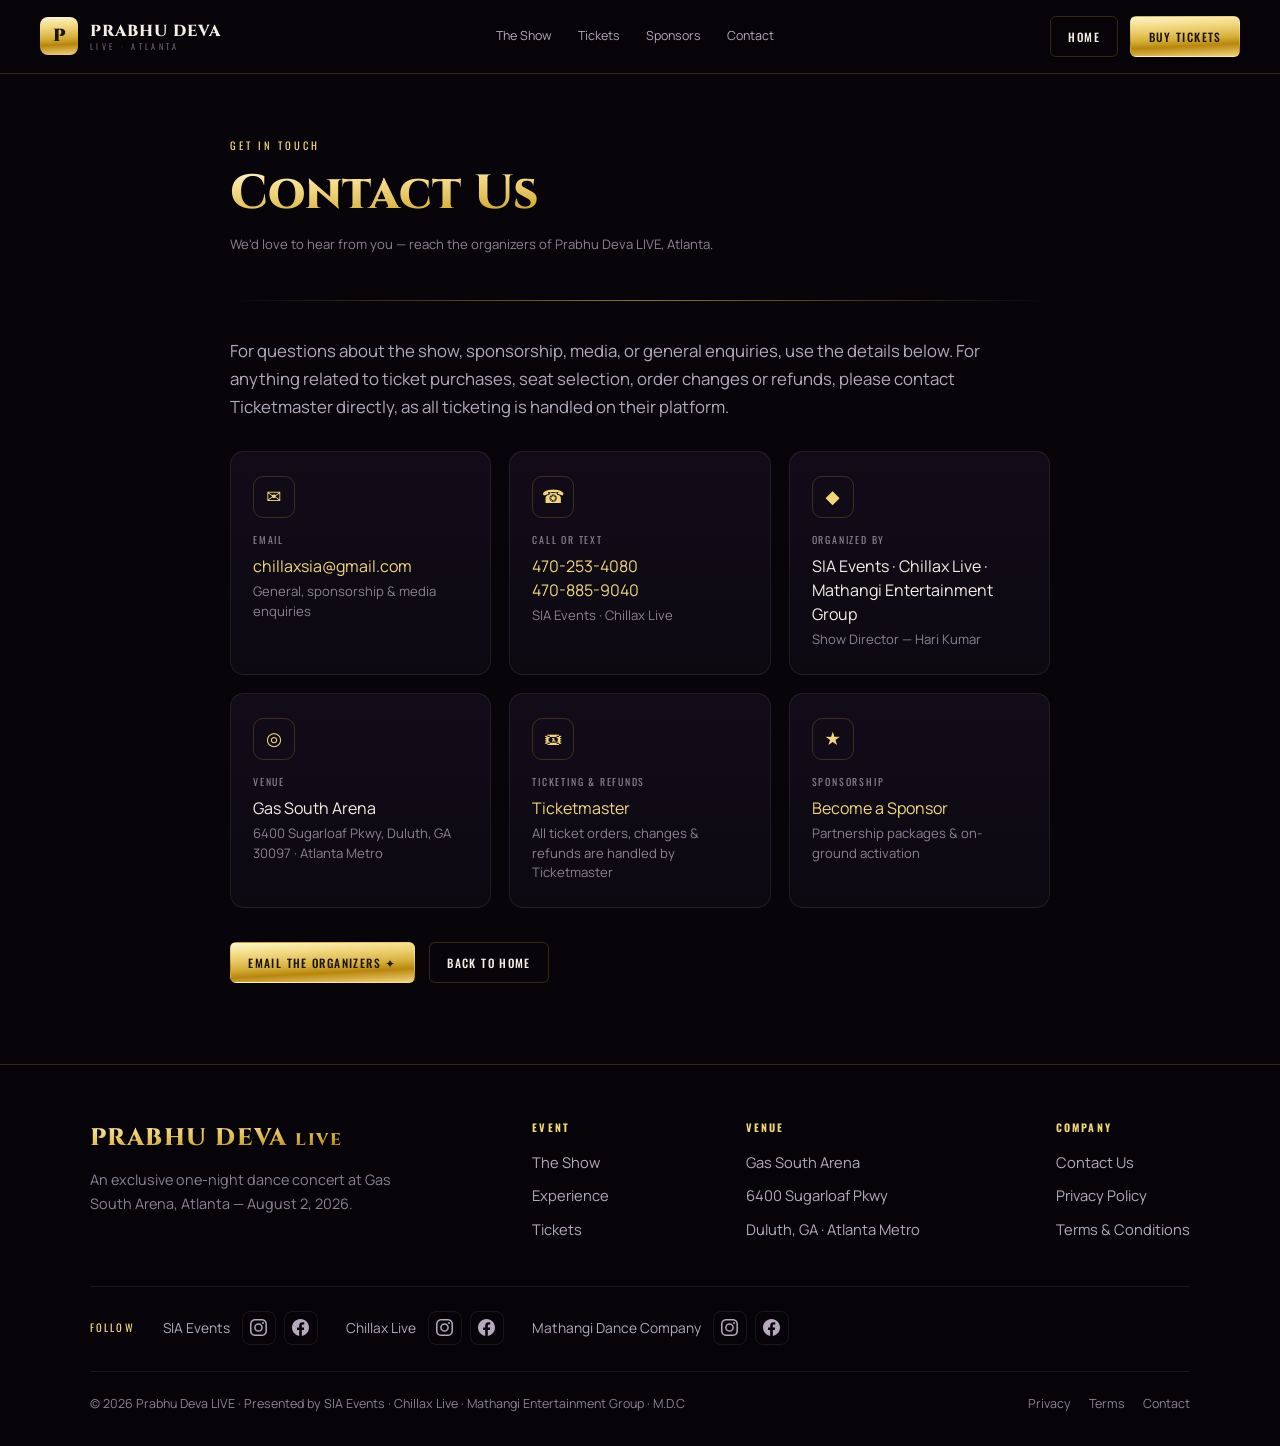
<file: contact.html>
<!DOCTYPE html>
<html lang="en">
<head>
<!-- Google tag (gtag.js) -->
<script async src="https://www.googletagmanager.com/gtag/js?id=G-06QMTPH0H6"></script>
<script>
  window.dataLayer = window.dataLayer || [];
  function gtag(){dataLayer.push(arguments);}
  gtag('js', new Date());

  gtag('config', 'G-06QMTPH0H6');
</script>
<meta charset="UTF-8">
<meta name="viewport" content="width=device-width, initial-scale=1.0">
<title>Contact Us — Prabhu Deva LIVE | Atlanta · Aug 2, 2026</title>
<meta name="description" content="Get in touch with the organizers of Prabhu Deva LIVE at Gas South Arena, Atlanta. Reach SIA Events, Chillax Live and Mathangi Entertainment Group by phone or email.">
<meta name="robots" content="index, follow">
<link rel="canonical" href="https://pdsiachillax.com/contact.html">
<link rel="icon" type="image/png" href="assets/logo-chillax.png">
<link rel="apple-touch-icon" href="assets/logo-chillax.png">
<meta name="theme-color" content="#070509">
<meta property="og:type" content="website">
<meta property="og:url" content="https://pdsiachillax.com/contact.html">
<meta property="og:title" content="Contact Us — Prabhu Deva LIVE Atlanta">
<meta property="og:description" content="Get in touch with the organizers of Prabhu Deva LIVE at Gas South Arena, Atlanta.">
<meta property="og:image" content="https://pdsiachillax.com/assets/hero.jpg">
<link rel="preconnect" href="https://fonts.googleapis.com">
<link rel="preconnect" href="https://fonts.gstatic.com" crossorigin>
<link href="https://fonts.googleapis.com/css2?family=Cinzel:wght@500;600;700;800;900&family=Manrope:wght@300;400;500;600;700;800&family=Oswald:wght@300;400;500;600;700&display=swap" rel="stylesheet">
<link rel="stylesheet" href="assets/pages.css">
</head>
<body>

<!-- NAV -->
<header class="nav">
  <a class="brand" href="index.html">
    <div class="mark">P</div>
    <div class="wm">PRABHU DEVA<small>LIVE · ATLANTA</small></div>
  </a>
  <nav class="links">
    <a href="index.html#about">The Show</a>
    <a href="index.html#tickets">Tickets</a>
    <a href="index.html#sponsors">Sponsors</a>
    <a href="contact.html">Contact</a>
  </nav>
  <div class="nav-cta">
    <a class="btn btn-ghost" href="index.html">Home</a>
    <a class="btn btn-gold" href="https://www.ticketmaster.com/prabhudeva-live-in-atlanta-duluth-georgia-08-02-2026/event/0E0064D0AEB89AD1#seatMap" target="_blank" rel="noopener noreferrer">Buy Tickets</a>
  </div>
</header>

<main>
  <div class="wrap">
    <div class="page-head">
      <span class="eyebrow">Get In Touch</span>
      <h1 class="gold-text">Contact Us</h1>
      <p class="updated">We'd love to hear from you — reach the organizers of Prabhu Deva LIVE, Atlanta.</p>
    </div>
    <hr class="hair">

    <div class="doc">
      <p class="lead">For questions about the show, sponsorship, media, or general enquiries, use the details below. For anything related to ticket purchases, seat selection, order changes or refunds, please contact Ticketmaster directly, as all ticketing is handled on their platform.</p>
    </div>

    <div class="contact-grid">
      <div class="contact-card">
        <div class="ci">✉</div>
        <div class="ck">Email</div>
        <div class="cv"><a href="mailto:chillaxsia@gmail.com">chillaxsia@gmail.com</a>
          <span class="sub">General, sponsorship &amp; media enquiries</span>
        </div>
      </div>
      <div class="contact-card">
        <div class="ci">☎</div>
        <div class="ck">Call or Text</div>
        <div class="cv">
          <a href="tel:+14702534080">470-253-4080</a><br>
          <a href="tel:+14708859040">470-885-9040</a>
          <span class="sub">SIA Events · Chillax Live</span>
        </div>
      </div>
      <div class="contact-card">
        <div class="ci">◆</div>
        <div class="ck">Organized By</div>
        <div class="cv">SIA Events · Chillax Live · Mathangi Entertainment Group
          <span class="sub">Show Director — Hari Kumar</span>
        </div>
      </div>
      <div class="contact-card">
        <div class="ci">◎</div>
        <div class="ck">Venue</div>
        <div class="cv">Gas South Arena
          <span class="sub">6400 Sugarloaf Pkwy, Duluth, GA 30097 · Atlanta Metro</span>
        </div>
      </div>
      <div class="contact-card">
        <div class="ci">🎟</div>
        <div class="ck">Ticketing &amp; Refunds</div>
        <div class="cv"><a href="https://www.ticketmaster.com/prabhudeva-live-in-atlanta-duluth-georgia-08-02-2026/event/0E0064D0AEB89AD1#seatMap" target="_blank" rel="noopener noreferrer">Ticketmaster</a>
          <span class="sub">All ticket orders, changes &amp; refunds are handled by Ticketmaster</span>
        </div>
      </div>
      <div class="contact-card">
        <div class="ci">★</div>
        <div class="ck">Sponsorship</div>
        <div class="cv"><a href="index.html#sponsors">Become a Sponsor</a>
          <span class="sub">Partnership packages &amp; on-ground activation</span>
        </div>
      </div>
    </div>

    <div class="contact-cta">
      <a class="btn btn-gold" href="mailto:chillaxsia@gmail.com">Email the Organizers ✦</a>
      <a class="btn btn-ghost" href="index.html">Back to Home</a>
    </div>
  </div>
</main>

<!-- FOOTER -->
<footer>
  <div class="wrap">
    <div class="foot-grid">
      <div class="foot-brand">
        <div class="wordmark-sm gold-text">PRABHU DEVA <span style="font-size:.7em">LIVE</span></div>
        <p>An exclusive one-night dance concert at Gas South Arena, Atlanta — August 2, 2026.</p>
      </div>
      <div class="foot-col">
        <h4>Event</h4>
        <a href="index.html#about">The Show</a>
        <a href="index.html#expect">Experience</a>
        <a href="index.html#tickets">Tickets</a>
      </div>
      <div class="foot-col">
        <h4>Venue</h4>
        <span>Gas South Arena</span>
        <span>6400 Sugarloaf Pkwy</span>
        <span>Duluth, GA · Atlanta Metro</span>
      </div>
      <div class="foot-col">
        <h4>Company</h4>
        <a href="contact.html">Contact Us</a>
        <a href="privacy.html">Privacy Policy</a>
        <a href="terms.html">Terms &amp; Conditions</a>
      </div>
    </div>
    <div class="foot-social">
      <span class="fs-head">Follow</span>
      <div class="fs-brand">
        <span class="fs-name">SIA Events</span>
        <div class="fs-links">
          <a href="https://www.instagram.com/siaeventsofficial" target="_blank" rel="noopener noreferrer" aria-label="SIA Events on Instagram"><svg viewBox="0 0 24 24" fill="currentColor" aria-hidden="true"><path d="M12 2.16c3.2 0 3.58.01 4.85.07 1.17.05 1.8.25 2.23.42.56.22.96.48 1.38.9.42.42.68.82.9 1.38.16.43.36 1.06.41 2.23.06 1.27.07 1.65.07 4.85s-.01 3.58-.07 4.85c-.05 1.17-.25 1.8-.41 2.23a3.72 3.72 0 0 1-.9 1.38 3.72 3.72 0 0 1-1.38.9c-.43.16-1.06.36-2.23.41-1.27.06-1.65.07-4.85.07s-3.58-.01-4.85-.07c-1.17-.05-1.8-.25-2.23-.41a3.72 3.72 0 0 1-1.38-.9 3.72 3.72 0 0 1-.9-1.38c-.16-.43-.36-1.06-.41-2.23-.06-1.27-.07-1.65-.07-4.85s.01-3.58.07-4.85c.05-1.17.25-1.8.41-2.23.22-.56.48-.96.9-1.38.42-.42.82-.68 1.38-.9.43-.16 1.06-.36 2.23-.41 1.27-.06 1.65-.07 4.85-.07M12 0C8.74 0 8.33.01 7.05.07 5.78.13 4.9.33 4.14.63c-.79.3-1.46.72-2.13 1.38A5.9 5.9 0 0 0 .63 4.14c-.3.76-.5 1.64-.56 2.91C.01 8.33 0 8.74 0 12s.01 3.67.07 4.95c.06 1.27.26 2.15.56 2.91.3.79.72 1.46 1.38 2.13.67.66 1.34 1.08 2.13 1.38.76.3 1.64.5 2.91.56C8.33 23.99 8.74 24 12 24s3.67-.01 4.95-.07c1.27-.06 2.15-.26 2.91-.56.79-.3 1.46-.72 2.13-1.38.66-.67 1.08-1.34 1.38-2.13.3-.76.5-1.64.56-2.91.06-1.28.07-1.69.07-4.95s-.01-3.67-.07-4.95c-.06-1.27-.26-2.15-.56-2.91-.3-.79-.72-1.46-1.38-2.13A5.9 5.9 0 0 0 19.86.63c-.76-.3-1.64-.5-2.91-.56C15.67.01 15.26 0 12 0zm0 5.84A6.16 6.16 0 1 0 12 18.16 6.16 6.16 0 0 0 12 5.84zm0 10.16A4 4 0 1 1 12 8a4 4 0 0 1 0 8zm6.4-11.85a1.44 1.44 0 1 0 0 2.88 1.44 1.44 0 0 0 0-2.88z"/></svg></a>
          <a href="https://www.facebook.com/mysiaevents" target="_blank" rel="noopener noreferrer" aria-label="SIA Events on Facebook"><svg viewBox="0 0 24 24" fill="currentColor" aria-hidden="true"><path d="M24 12.07C24 5.4 18.63 0 12 0S0 5.4 0 12.07C0 18.1 4.39 23.1 10.13 24v-8.44H7.08v-3.49h3.05V9.41c0-3.02 1.79-4.69 4.53-4.69 1.31 0 2.68.24 2.68.24v2.97h-1.51c-1.49 0-1.96.93-1.96 1.89v2.25h3.33l-.53 3.49h-2.8V24C19.61 23.1 24 18.1 24 12.07z"/></svg></a>
        </div>
      </div>
      <div class="fs-brand">
        <span class="fs-name">Chillax Live</span>
        <div class="fs-links">
          <a href="https://www.instagram.com/chillaxlive" target="_blank" rel="noopener noreferrer" aria-label="Chillax Live on Instagram"><svg viewBox="0 0 24 24" fill="currentColor" aria-hidden="true"><path d="M12 2.16c3.2 0 3.58.01 4.85.07 1.17.05 1.8.25 2.23.42.56.22.96.48 1.38.9.42.42.68.82.9 1.38.16.43.36 1.06.41 2.23.06 1.27.07 1.65.07 4.85s-.01 3.58-.07 4.85c-.05 1.17-.25 1.8-.41 2.23a3.72 3.72 0 0 1-.9 1.38 3.72 3.72 0 0 1-1.38.9c-.43.16-1.06.36-2.23.41-1.27.06-1.65.07-4.85.07s-3.58-.01-4.85-.07c-1.17-.05-1.8-.25-2.23-.41a3.72 3.72 0 0 1-1.38-.9 3.72 3.72 0 0 1-.9-1.38c-.16-.43-.36-1.06-.41-2.23-.06-1.27-.07-1.65-.07-4.85s.01-3.58.07-4.85c.05-1.17.25-1.8.41-2.23.22-.56.48-.96.9-1.38.42-.42.82-.68 1.38-.9.43-.16 1.06-.36 2.23-.41 1.27-.06 1.65-.07 4.85-.07M12 0C8.74 0 8.33.01 7.05.07 5.78.13 4.9.33 4.14.63c-.79.3-1.46.72-2.13 1.38A5.9 5.9 0 0 0 .63 4.14c-.3.76-.5 1.64-.56 2.91C.01 8.33 0 8.74 0 12s.01 3.67.07 4.95c.06 1.27.26 2.15.56 2.91.3.79.72 1.46 1.38 2.13.67.66 1.34 1.08 2.13 1.38.76.3 1.64.5 2.91.56C8.33 23.99 8.74 24 12 24s3.67-.01 4.95-.07c1.27-.06 2.15-.26 2.91-.56.79-.3 1.46-.72 2.13-1.38.66-.67 1.08-1.34 1.38-2.13.3-.76.5-1.64.56-2.91.06-1.28.07-1.69.07-4.95s-.01-3.67-.07-4.95c-.06-1.27-.26-2.15-.56-2.91-.3-.79-.72-1.46-1.38-2.13A5.9 5.9 0 0 0 19.86.63c-.76-.3-1.64-.5-2.91-.56C15.67.01 15.26 0 12 0zm0 5.84A6.16 6.16 0 1 0 12 18.16 6.16 6.16 0 0 0 12 5.84zm0 10.16A4 4 0 1 1 12 8a4 4 0 0 1 0 8zm6.4-11.85a1.44 1.44 0 1 0 0 2.88 1.44 1.44 0 0 0 0-2.88z"/></svg></a>
          <a href="https://www.facebook.com/ChillaxLive" target="_blank" rel="noopener noreferrer" aria-label="Chillax Live on Facebook"><svg viewBox="0 0 24 24" fill="currentColor" aria-hidden="true"><path d="M24 12.07C24 5.4 18.63 0 12 0S0 5.4 0 12.07C0 18.1 4.39 23.1 10.13 24v-8.44H7.08v-3.49h3.05V9.41c0-3.02 1.79-4.69 4.53-4.69 1.31 0 2.68.24 2.68.24v2.97h-1.51c-1.49 0-1.96.93-1.96 1.89v2.25h3.33l-.53 3.49h-2.8V24C19.61 23.1 24 18.1 24 12.07z"/></svg></a>
        </div>
      </div>
      <div class="fs-brand">
        <span class="fs-name">Mathangi Dance Company</span>
        <div class="fs-links">
          <a href="https://www.instagram.com/mathangidancecompany" target="_blank" rel="noopener noreferrer" aria-label="Mathangi Dance Company on Instagram"><svg viewBox="0 0 24 24" fill="currentColor" aria-hidden="true"><path d="M12 2.16c3.2 0 3.58.01 4.85.07 1.17.05 1.8.25 2.23.42.56.22.96.48 1.38.9.42.42.68.82.9 1.38.16.43.36 1.06.41 2.23.06 1.27.07 1.65.07 4.85s-.01 3.58-.07 4.85c-.05 1.17-.25 1.8-.41 2.23a3.72 3.72 0 0 1-.9 1.38 3.72 3.72 0 0 1-1.38.9c-.43.16-1.06.36-2.23.41-1.27.06-1.65.07-4.85.07s-3.58-.01-4.85-.07c-1.17-.05-1.8-.25-2.23-.41a3.72 3.72 0 0 1-1.38-.9 3.72 3.72 0 0 1-.9-1.38c-.16-.43-.36-1.06-.41-2.23-.06-1.27-.07-1.65-.07-4.85s.01-3.58.07-4.85c.05-1.17.25-1.8.41-2.23.22-.56.48-.96.9-1.38.42-.42.82-.68 1.38-.9.43-.16 1.06-.36 2.23-.41 1.27-.06 1.65-.07 4.85-.07M12 0C8.74 0 8.33.01 7.05.07 5.78.13 4.9.33 4.14.63c-.79.3-1.46.72-2.13 1.38A5.9 5.9 0 0 0 .63 4.14c-.3.76-.5 1.64-.56 2.91C.01 8.33 0 8.74 0 12s.01 3.67.07 4.95c.06 1.27.26 2.15.56 2.91.3.79.72 1.46 1.38 2.13.67.66 1.34 1.08 2.13 1.38.76.3 1.64.5 2.91.56C8.33 23.99 8.74 24 12 24s3.67-.01 4.95-.07c1.27-.06 2.15-.26 2.91-.56.79-.3 1.46-.72 2.13-1.38.66-.67 1.08-1.34 1.38-2.13.3-.76.5-1.64.56-2.91.06-1.28.07-1.69.07-4.95s-.01-3.67-.07-4.95c-.06-1.27-.26-2.15-.56-2.91-.3-.79-.72-1.46-1.38-2.13A5.9 5.9 0 0 0 19.86.63c-.76-.3-1.64-.5-2.91-.56C15.67.01 15.26 0 12 0zm0 5.84A6.16 6.16 0 1 0 12 18.16 6.16 6.16 0 0 0 12 5.84zm0 10.16A4 4 0 1 1 12 8a4 4 0 0 1 0 8zm6.4-11.85a1.44 1.44 0 1 0 0 2.88 1.44 1.44 0 0 0 0-2.88z"/></svg></a>
          <a href="https://www.facebook.com/MatDanceCrew" target="_blank" rel="noopener noreferrer" aria-label="Mathangi Dance Company on Facebook"><svg viewBox="0 0 24 24" fill="currentColor" aria-hidden="true"><path d="M24 12.07C24 5.4 18.63 0 12 0S0 5.4 0 12.07C0 18.1 4.39 23.1 10.13 24v-8.44H7.08v-3.49h3.05V9.41c0-3.02 1.79-4.69 4.53-4.69 1.31 0 2.68.24 2.68.24v2.97h-1.51c-1.49 0-1.96.93-1.96 1.89v2.25h3.33l-.53 3.49h-2.8V24C19.61 23.1 24 18.1 24 12.07z"/></svg></a>
        </div>
      </div>
    </div>
    <div class="foot-bottom">
      <span>© 2026 Prabhu Deva LIVE · Presented by SIA Events · Chillax Live · Mathangi Entertainment Group · M.D.C</span>
      <span class="legal-links">
        <a href="privacy.html">Privacy</a>
        <a href="terms.html">Terms</a>
        <a href="contact.html">Contact</a>
      </span>
    </div>
  </div>
</footer>

</body>
</html>
</file>
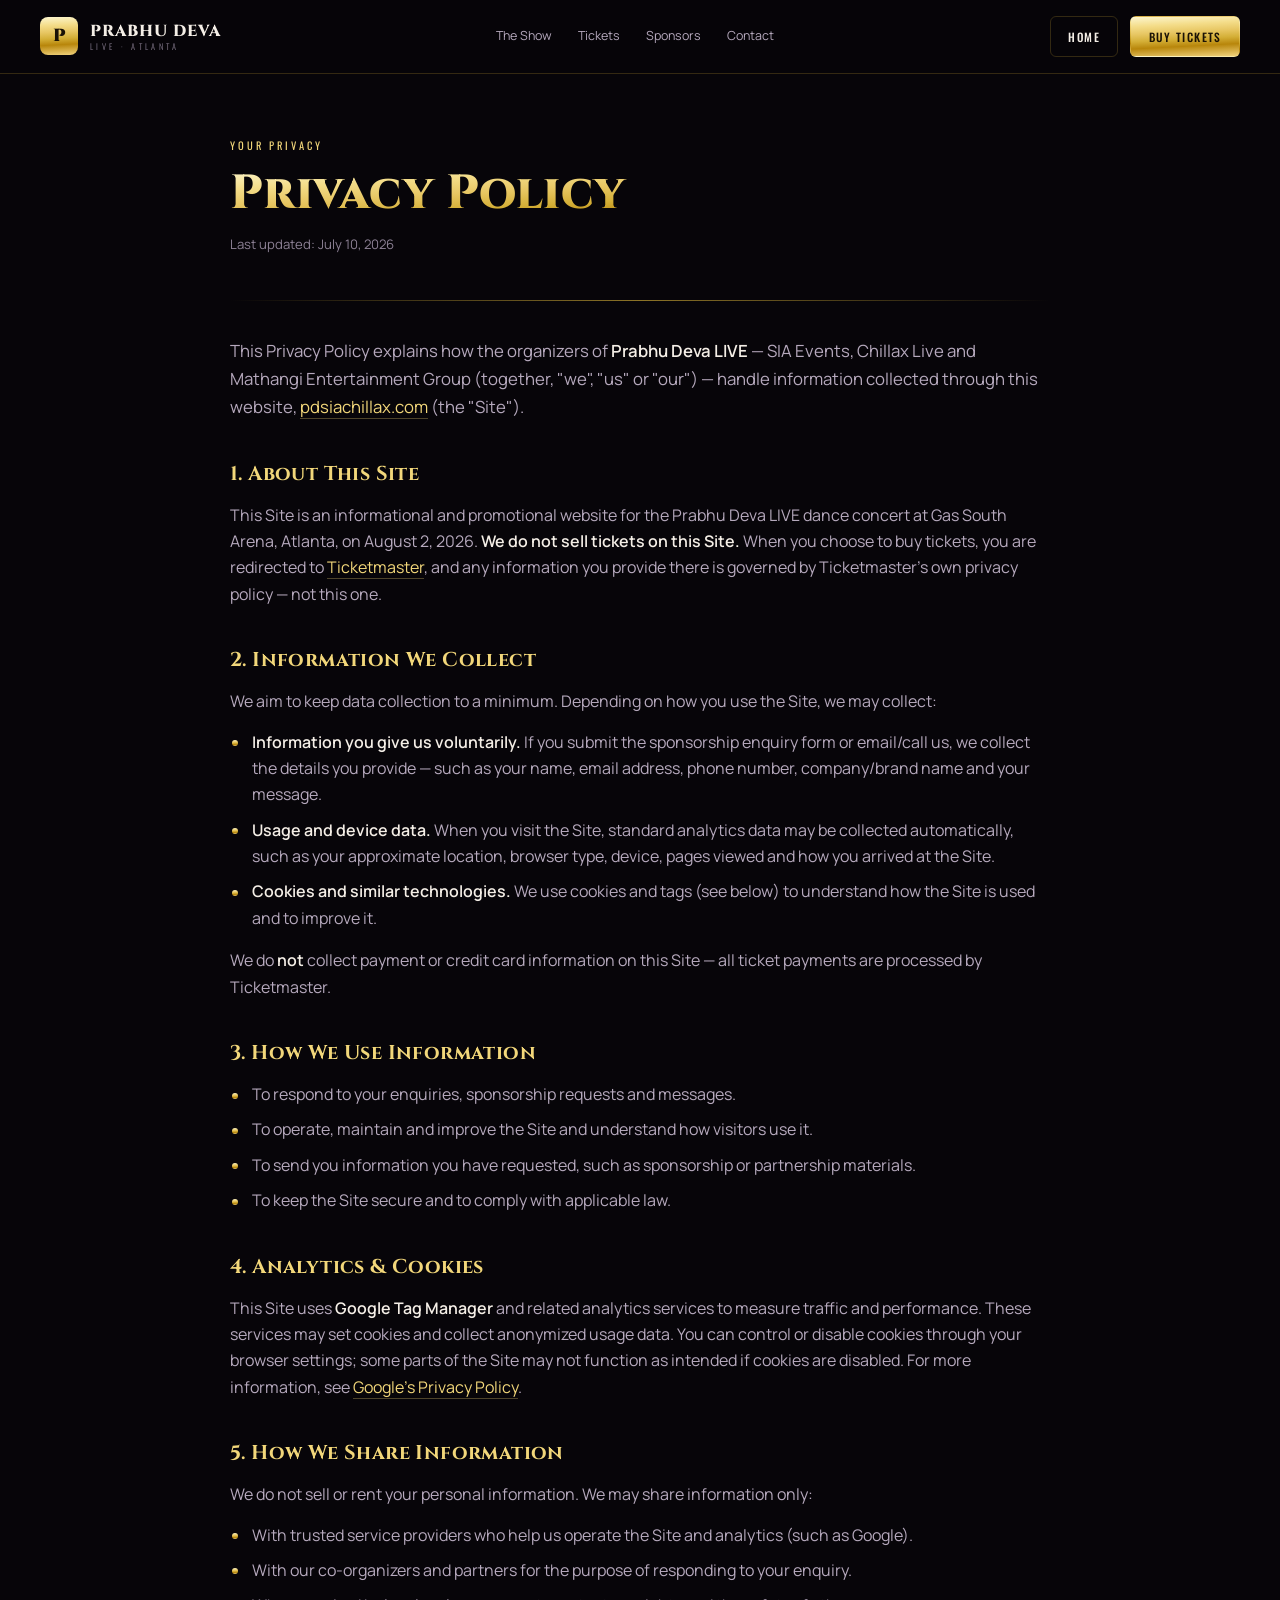
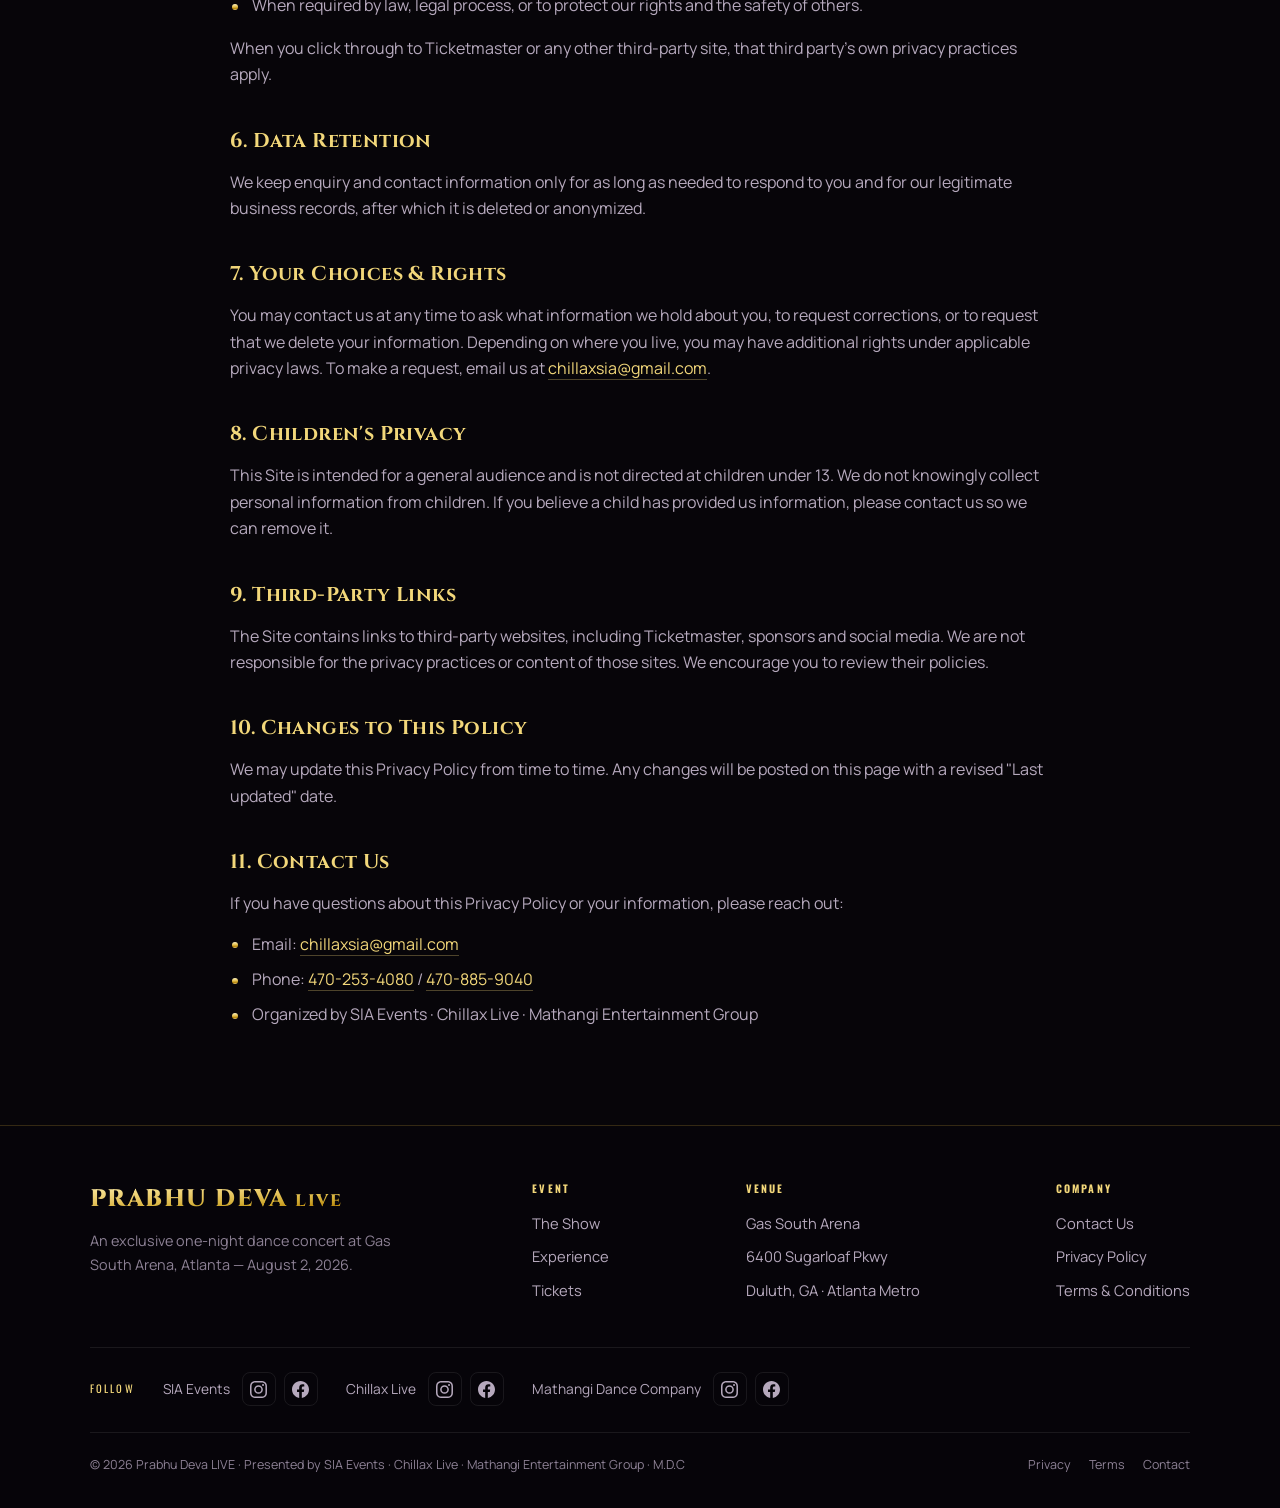
<file: privacy.html>
<!DOCTYPE html>
<html lang="en">
<head>
<!-- Google tag (gtag.js) -->
<script async src="https://www.googletagmanager.com/gtag/js?id=G-06QMTPH0H6"></script>
<script>
  window.dataLayer = window.dataLayer || [];
  function gtag(){dataLayer.push(arguments);}
  gtag('js', new Date());

  gtag('config', 'G-06QMTPH0H6');
</script>
<meta charset="UTF-8">
<meta name="viewport" content="width=device-width, initial-scale=1.0">
<title>Privacy Policy — Prabhu Deva LIVE | Atlanta · Aug 2, 2026</title>
<meta name="description" content="Privacy Policy for the Prabhu Deva LIVE Atlanta event website. Learn what information we collect, how we use it, and your choices.">
<meta name="robots" content="index, follow">
<link rel="canonical" href="https://pdsiachillax.com/privacy.html">
<link rel="icon" type="image/png" href="assets/logo-chillax.png">
<link rel="apple-touch-icon" href="assets/logo-chillax.png">
<meta name="theme-color" content="#070509">
<meta property="og:type" content="website">
<meta property="og:url" content="https://pdsiachillax.com/privacy.html">
<meta property="og:title" content="Privacy Policy — Prabhu Deva LIVE Atlanta">
<meta property="og:description" content="Privacy Policy for the Prabhu Deva LIVE Atlanta event website.">
<meta property="og:image" content="https://pdsiachillax.com/assets/hero.jpg">
<link rel="preconnect" href="https://fonts.googleapis.com">
<link rel="preconnect" href="https://fonts.gstatic.com" crossorigin>
<link href="https://fonts.googleapis.com/css2?family=Cinzel:wght@500;600;700;800;900&family=Manrope:wght@300;400;500;600;700;800&family=Oswald:wght@300;400;500;600;700&display=swap" rel="stylesheet">
<link rel="stylesheet" href="assets/pages.css">
</head>
<body>

<!-- NAV -->
<header class="nav">
  <a class="brand" href="index.html">
    <div class="mark">P</div>
    <div class="wm">PRABHU DEVA<small>LIVE · ATLANTA</small></div>
  </a>
  <nav class="links">
    <a href="index.html#about">The Show</a>
    <a href="index.html#tickets">Tickets</a>
    <a href="index.html#sponsors">Sponsors</a>
    <a href="contact.html">Contact</a>
  </nav>
  <div class="nav-cta">
    <a class="btn btn-ghost" href="index.html">Home</a>
    <a class="btn btn-gold" href="https://www.ticketmaster.com/prabhudeva-live-in-atlanta-duluth-georgia-08-02-2026/event/0E0064D0AEB89AD1#seatMap" target="_blank" rel="noopener noreferrer">Buy Tickets</a>
  </div>
</header>

<main>
  <div class="wrap">
    <div class="page-head">
      <span class="eyebrow">Your Privacy</span>
      <h1 class="gold-text">Privacy Policy</h1>
      <p class="updated">Last updated: July 10, 2026</p>
    </div>
    <hr class="hair">

    <div class="doc">
      <p class="lead">This Privacy Policy explains how the organizers of <strong>Prabhu Deva LIVE</strong> — SIA Events, Chillax Live and Mathangi Entertainment Group (together, "we", "us" or "our") — handle information collected through this website, <a class="inline" href="https://pdsiachillax.com/">pdsiachillax.com</a> (the "Site").</p>

      <h2>1. About This Site</h2>
      <p>This Site is an informational and promotional website for the Prabhu Deva LIVE dance concert at Gas South Arena, Atlanta, on August 2, 2026. <strong>We do not sell tickets on this Site.</strong> When you choose to buy tickets, you are redirected to <a class="inline" href="https://www.ticketmaster.com/" target="_blank" rel="noopener noreferrer">Ticketmaster</a>, and any information you provide there is governed by Ticketmaster's own privacy policy — not this one.</p>

      <h2>2. Information We Collect</h2>
      <p>We aim to keep data collection to a minimum. Depending on how you use the Site, we may collect:</p>
      <ul>
        <li><strong>Information you give us voluntarily.</strong> If you submit the sponsorship enquiry form or email/call us, we collect the details you provide — such as your name, email address, phone number, company/brand name and your message.</li>
        <li><strong>Usage and device data.</strong> When you visit the Site, standard analytics data may be collected automatically, such as your approximate location, browser type, device, pages viewed and how you arrived at the Site.</li>
        <li><strong>Cookies and similar technologies.</strong> We use cookies and tags (see below) to understand how the Site is used and to improve it.</li>
      </ul>
      <p>We do <strong>not</strong> collect payment or credit card information on this Site — all ticket payments are processed by Ticketmaster.</p>

      <h2>3. How We Use Information</h2>
      <ul>
        <li>To respond to your enquiries, sponsorship requests and messages.</li>
        <li>To operate, maintain and improve the Site and understand how visitors use it.</li>
        <li>To send you information you have requested, such as sponsorship or partnership materials.</li>
        <li>To keep the Site secure and to comply with applicable law.</li>
      </ul>

      <h2>4. Analytics &amp; Cookies</h2>
      <p>This Site uses <strong>Google Tag Manager</strong> and related analytics services to measure traffic and performance. These services may set cookies and collect anonymized usage data. You can control or disable cookies through your browser settings; some parts of the Site may not function as intended if cookies are disabled. For more information, see <a class="inline" href="https://policies.google.com/privacy" target="_blank" rel="noopener noreferrer">Google's Privacy Policy</a>.</p>

      <h2>5. How We Share Information</h2>
      <p>We do not sell or rent your personal information. We may share information only:</p>
      <ul>
        <li>With trusted service providers who help us operate the Site and analytics (such as Google).</li>
        <li>With our co-organizers and partners for the purpose of responding to your enquiry.</li>
        <li>When required by law, legal process, or to protect our rights and the safety of others.</li>
      </ul>
      <p>When you click through to Ticketmaster or any other third-party site, that third party's own privacy practices apply.</p>

      <h2>6. Data Retention</h2>
      <p>We keep enquiry and contact information only for as long as needed to respond to you and for our legitimate business records, after which it is deleted or anonymized.</p>

      <h2>7. Your Choices &amp; Rights</h2>
      <p>You may contact us at any time to ask what information we hold about you, to request corrections, or to request that we delete your information. Depending on where you live, you may have additional rights under applicable privacy laws. To make a request, email us at <a class="inline" href="mailto:chillaxsia@gmail.com">chillaxsia@gmail.com</a>.</p>

      <h2>8. Children's Privacy</h2>
      <p>This Site is intended for a general audience and is not directed at children under 13. We do not knowingly collect personal information from children. If you believe a child has provided us information, please contact us so we can remove it.</p>

      <h2>9. Third-Party Links</h2>
      <p>The Site contains links to third-party websites, including Ticketmaster, sponsors and social media. We are not responsible for the privacy practices or content of those sites. We encourage you to review their policies.</p>

      <h2>10. Changes to This Policy</h2>
      <p>We may update this Privacy Policy from time to time. Any changes will be posted on this page with a revised "Last updated" date.</p>

      <h2>11. Contact Us</h2>
      <p>If you have questions about this Privacy Policy or your information, please reach out:</p>
      <ul>
        <li>Email: <a class="inline" href="mailto:chillaxsia@gmail.com">chillaxsia@gmail.com</a></li>
        <li>Phone: <a class="inline" href="tel:+14702534080">470-253-4080</a> / <a class="inline" href="tel:+14708859040">470-885-9040</a></li>
        <li>Organized by SIA Events · Chillax Live · Mathangi Entertainment Group</li>
      </ul>
    </div>
  </div>
</main>

<!-- FOOTER -->
<footer>
  <div class="wrap">
    <div class="foot-grid">
      <div class="foot-brand">
        <div class="wordmark-sm gold-text">PRABHU DEVA <span style="font-size:.7em">LIVE</span></div>
        <p>An exclusive one-night dance concert at Gas South Arena, Atlanta — August 2, 2026.</p>
      </div>
      <div class="foot-col">
        <h4>Event</h4>
        <a href="index.html#about">The Show</a>
        <a href="index.html#expect">Experience</a>
        <a href="index.html#tickets">Tickets</a>
      </div>
      <div class="foot-col">
        <h4>Venue</h4>
        <span>Gas South Arena</span>
        <span>6400 Sugarloaf Pkwy</span>
        <span>Duluth, GA · Atlanta Metro</span>
      </div>
      <div class="foot-col">
        <h4>Company</h4>
        <a href="contact.html">Contact Us</a>
        <a href="privacy.html">Privacy Policy</a>
        <a href="terms.html">Terms &amp; Conditions</a>
      </div>
    </div>
    <div class="foot-social">
      <span class="fs-head">Follow</span>
      <div class="fs-brand">
        <span class="fs-name">SIA Events</span>
        <div class="fs-links">
          <a href="https://www.instagram.com/siaeventsofficial" target="_blank" rel="noopener noreferrer" aria-label="SIA Events on Instagram"><svg viewBox="0 0 24 24" fill="currentColor" aria-hidden="true"><path d="M12 2.16c3.2 0 3.58.01 4.85.07 1.17.05 1.8.25 2.23.42.56.22.96.48 1.38.9.42.42.68.82.9 1.38.16.43.36 1.06.41 2.23.06 1.27.07 1.65.07 4.85s-.01 3.58-.07 4.85c-.05 1.17-.25 1.8-.41 2.23a3.72 3.72 0 0 1-.9 1.38 3.72 3.72 0 0 1-1.38.9c-.43.16-1.06.36-2.23.41-1.27.06-1.65.07-4.85.07s-3.58-.01-4.85-.07c-1.17-.05-1.8-.25-2.23-.41a3.72 3.72 0 0 1-1.38-.9 3.72 3.72 0 0 1-.9-1.38c-.16-.43-.36-1.06-.41-2.23-.06-1.27-.07-1.65-.07-4.85s.01-3.58.07-4.85c.05-1.17.25-1.8.41-2.23.22-.56.48-.96.9-1.38.42-.42.82-.68 1.38-.9.43-.16 1.06-.36 2.23-.41 1.27-.06 1.65-.07 4.85-.07M12 0C8.74 0 8.33.01 7.05.07 5.78.13 4.9.33 4.14.63c-.79.3-1.46.72-2.13 1.38A5.9 5.9 0 0 0 .63 4.14c-.3.76-.5 1.64-.56 2.91C.01 8.33 0 8.74 0 12s.01 3.67.07 4.95c.06 1.27.26 2.15.56 2.91.3.79.72 1.46 1.38 2.13.67.66 1.34 1.08 2.13 1.38.76.3 1.64.5 2.91.56C8.33 23.99 8.74 24 12 24s3.67-.01 4.95-.07c1.27-.06 2.15-.26 2.91-.56.79-.3 1.46-.72 2.13-1.38.66-.67 1.08-1.34 1.38-2.13.3-.76.5-1.64.56-2.91.06-1.28.07-1.69.07-4.95s-.01-3.67-.07-4.95c-.06-1.27-.26-2.15-.56-2.91-.3-.79-.72-1.46-1.38-2.13A5.9 5.9 0 0 0 19.86.63c-.76-.3-1.64-.5-2.91-.56C15.67.01 15.26 0 12 0zm0 5.84A6.16 6.16 0 1 0 12 18.16 6.16 6.16 0 0 0 12 5.84zm0 10.16A4 4 0 1 1 12 8a4 4 0 0 1 0 8zm6.4-11.85a1.44 1.44 0 1 0 0 2.88 1.44 1.44 0 0 0 0-2.88z"/></svg></a>
          <a href="https://www.facebook.com/mysiaevents" target="_blank" rel="noopener noreferrer" aria-label="SIA Events on Facebook"><svg viewBox="0 0 24 24" fill="currentColor" aria-hidden="true"><path d="M24 12.07C24 5.4 18.63 0 12 0S0 5.4 0 12.07C0 18.1 4.39 23.1 10.13 24v-8.44H7.08v-3.49h3.05V9.41c0-3.02 1.79-4.69 4.53-4.69 1.31 0 2.68.24 2.68.24v2.97h-1.51c-1.49 0-1.96.93-1.96 1.89v2.25h3.33l-.53 3.49h-2.8V24C19.61 23.1 24 18.1 24 12.07z"/></svg></a>
        </div>
      </div>
      <div class="fs-brand">
        <span class="fs-name">Chillax Live</span>
        <div class="fs-links">
          <a href="https://www.instagram.com/chillaxlive" target="_blank" rel="noopener noreferrer" aria-label="Chillax Live on Instagram"><svg viewBox="0 0 24 24" fill="currentColor" aria-hidden="true"><path d="M12 2.16c3.2 0 3.58.01 4.85.07 1.17.05 1.8.25 2.23.42.56.22.96.48 1.38.9.42.42.68.82.9 1.38.16.43.36 1.06.41 2.23.06 1.27.07 1.65.07 4.85s-.01 3.58-.07 4.85c-.05 1.17-.25 1.8-.41 2.23a3.72 3.72 0 0 1-.9 1.38 3.72 3.72 0 0 1-1.38.9c-.43.16-1.06.36-2.23.41-1.27.06-1.65.07-4.85.07s-3.58-.01-4.85-.07c-1.17-.05-1.8-.25-2.23-.41a3.72 3.72 0 0 1-1.38-.9 3.72 3.72 0 0 1-.9-1.38c-.16-.43-.36-1.06-.41-2.23-.06-1.27-.07-1.65-.07-4.85s.01-3.58.07-4.85c.05-1.17.25-1.8.41-2.23.22-.56.48-.96.9-1.38.42-.42.82-.68 1.38-.9.43-.16 1.06-.36 2.23-.41 1.27-.06 1.65-.07 4.85-.07M12 0C8.74 0 8.33.01 7.05.07 5.78.13 4.9.33 4.14.63c-.79.3-1.46.72-2.13 1.38A5.9 5.9 0 0 0 .63 4.14c-.3.76-.5 1.64-.56 2.91C.01 8.33 0 8.74 0 12s.01 3.67.07 4.95c.06 1.27.26 2.15.56 2.91.3.79.72 1.46 1.38 2.13.67.66 1.34 1.08 2.13 1.38.76.3 1.64.5 2.91.56C8.33 23.99 8.74 24 12 24s3.67-.01 4.95-.07c1.27-.06 2.15-.26 2.91-.56.79-.3 1.46-.72 2.13-1.38.66-.67 1.08-1.34 1.38-2.13.3-.76.5-1.64.56-2.91.06-1.28.07-1.69.07-4.95s-.01-3.67-.07-4.95c-.06-1.27-.26-2.15-.56-2.91-.3-.79-.72-1.46-1.38-2.13A5.9 5.9 0 0 0 19.86.63c-.76-.3-1.64-.5-2.91-.56C15.67.01 15.26 0 12 0zm0 5.84A6.16 6.16 0 1 0 12 18.16 6.16 6.16 0 0 0 12 5.84zm0 10.16A4 4 0 1 1 12 8a4 4 0 0 1 0 8zm6.4-11.85a1.44 1.44 0 1 0 0 2.88 1.44 1.44 0 0 0 0-2.88z"/></svg></a>
          <a href="https://www.facebook.com/ChillaxLive" target="_blank" rel="noopener noreferrer" aria-label="Chillax Live on Facebook"><svg viewBox="0 0 24 24" fill="currentColor" aria-hidden="true"><path d="M24 12.07C24 5.4 18.63 0 12 0S0 5.4 0 12.07C0 18.1 4.39 23.1 10.13 24v-8.44H7.08v-3.49h3.05V9.41c0-3.02 1.79-4.69 4.53-4.69 1.31 0 2.68.24 2.68.24v2.97h-1.51c-1.49 0-1.96.93-1.96 1.89v2.25h3.33l-.53 3.49h-2.8V24C19.61 23.1 24 18.1 24 12.07z"/></svg></a>
        </div>
      </div>
      <div class="fs-brand">
        <span class="fs-name">Mathangi Dance Company</span>
        <div class="fs-links">
          <a href="https://www.instagram.com/mathangidancecompany" target="_blank" rel="noopener noreferrer" aria-label="Mathangi Dance Company on Instagram"><svg viewBox="0 0 24 24" fill="currentColor" aria-hidden="true"><path d="M12 2.16c3.2 0 3.58.01 4.85.07 1.17.05 1.8.25 2.23.42.56.22.96.48 1.38.9.42.42.68.82.9 1.38.16.43.36 1.06.41 2.23.06 1.27.07 1.65.07 4.85s-.01 3.58-.07 4.85c-.05 1.17-.25 1.8-.41 2.23a3.72 3.72 0 0 1-.9 1.38 3.72 3.72 0 0 1-1.38.9c-.43.16-1.06.36-2.23.41-1.27.06-1.65.07-4.85.07s-3.58-.01-4.85-.07c-1.17-.05-1.8-.25-2.23-.41a3.72 3.72 0 0 1-1.38-.9 3.72 3.72 0 0 1-.9-1.38c-.16-.43-.36-1.06-.41-2.23-.06-1.27-.07-1.65-.07-4.85s.01-3.58.07-4.85c.05-1.17.25-1.8.41-2.23.22-.56.48-.96.9-1.38.42-.42.82-.68 1.38-.9.43-.16 1.06-.36 2.23-.41 1.27-.06 1.65-.07 4.85-.07M12 0C8.74 0 8.33.01 7.05.07 5.78.13 4.9.33 4.14.63c-.79.3-1.46.72-2.13 1.38A5.9 5.9 0 0 0 .63 4.14c-.3.76-.5 1.64-.56 2.91C.01 8.33 0 8.74 0 12s.01 3.67.07 4.95c.06 1.27.26 2.15.56 2.91.3.79.72 1.46 1.38 2.13.67.66 1.34 1.08 2.13 1.38.76.3 1.64.5 2.91.56C8.33 23.99 8.74 24 12 24s3.67-.01 4.95-.07c1.27-.06 2.15-.26 2.91-.56.79-.3 1.46-.72 2.13-1.38.66-.67 1.08-1.34 1.38-2.13.3-.76.5-1.64.56-2.91.06-1.28.07-1.69.07-4.95s-.01-3.67-.07-4.95c-.06-1.27-.26-2.15-.56-2.91-.3-.79-.72-1.46-1.38-2.13A5.9 5.9 0 0 0 19.86.63c-.76-.3-1.64-.5-2.91-.56C15.67.01 15.26 0 12 0zm0 5.84A6.16 6.16 0 1 0 12 18.16 6.16 6.16 0 0 0 12 5.84zm0 10.16A4 4 0 1 1 12 8a4 4 0 0 1 0 8zm6.4-11.85a1.44 1.44 0 1 0 0 2.88 1.44 1.44 0 0 0 0-2.88z"/></svg></a>
          <a href="https://www.facebook.com/MatDanceCrew" target="_blank" rel="noopener noreferrer" aria-label="Mathangi Dance Company on Facebook"><svg viewBox="0 0 24 24" fill="currentColor" aria-hidden="true"><path d="M24 12.07C24 5.4 18.63 0 12 0S0 5.4 0 12.07C0 18.1 4.39 23.1 10.13 24v-8.44H7.08v-3.49h3.05V9.41c0-3.02 1.79-4.69 4.53-4.69 1.31 0 2.68.24 2.68.24v2.97h-1.51c-1.49 0-1.96.93-1.96 1.89v2.25h3.33l-.53 3.49h-2.8V24C19.61 23.1 24 18.1 24 12.07z"/></svg></a>
        </div>
      </div>
    </div>
    <div class="foot-bottom">
      <span>© 2026 Prabhu Deva LIVE · Presented by SIA Events · Chillax Live · Mathangi Entertainment Group · M.D.C</span>
      <span class="legal-links">
        <a href="privacy.html">Privacy</a>
        <a href="terms.html">Terms</a>
        <a href="contact.html">Contact</a>
      </span>
    </div>
  </div>
</footer>

</body>
</html>
</file>
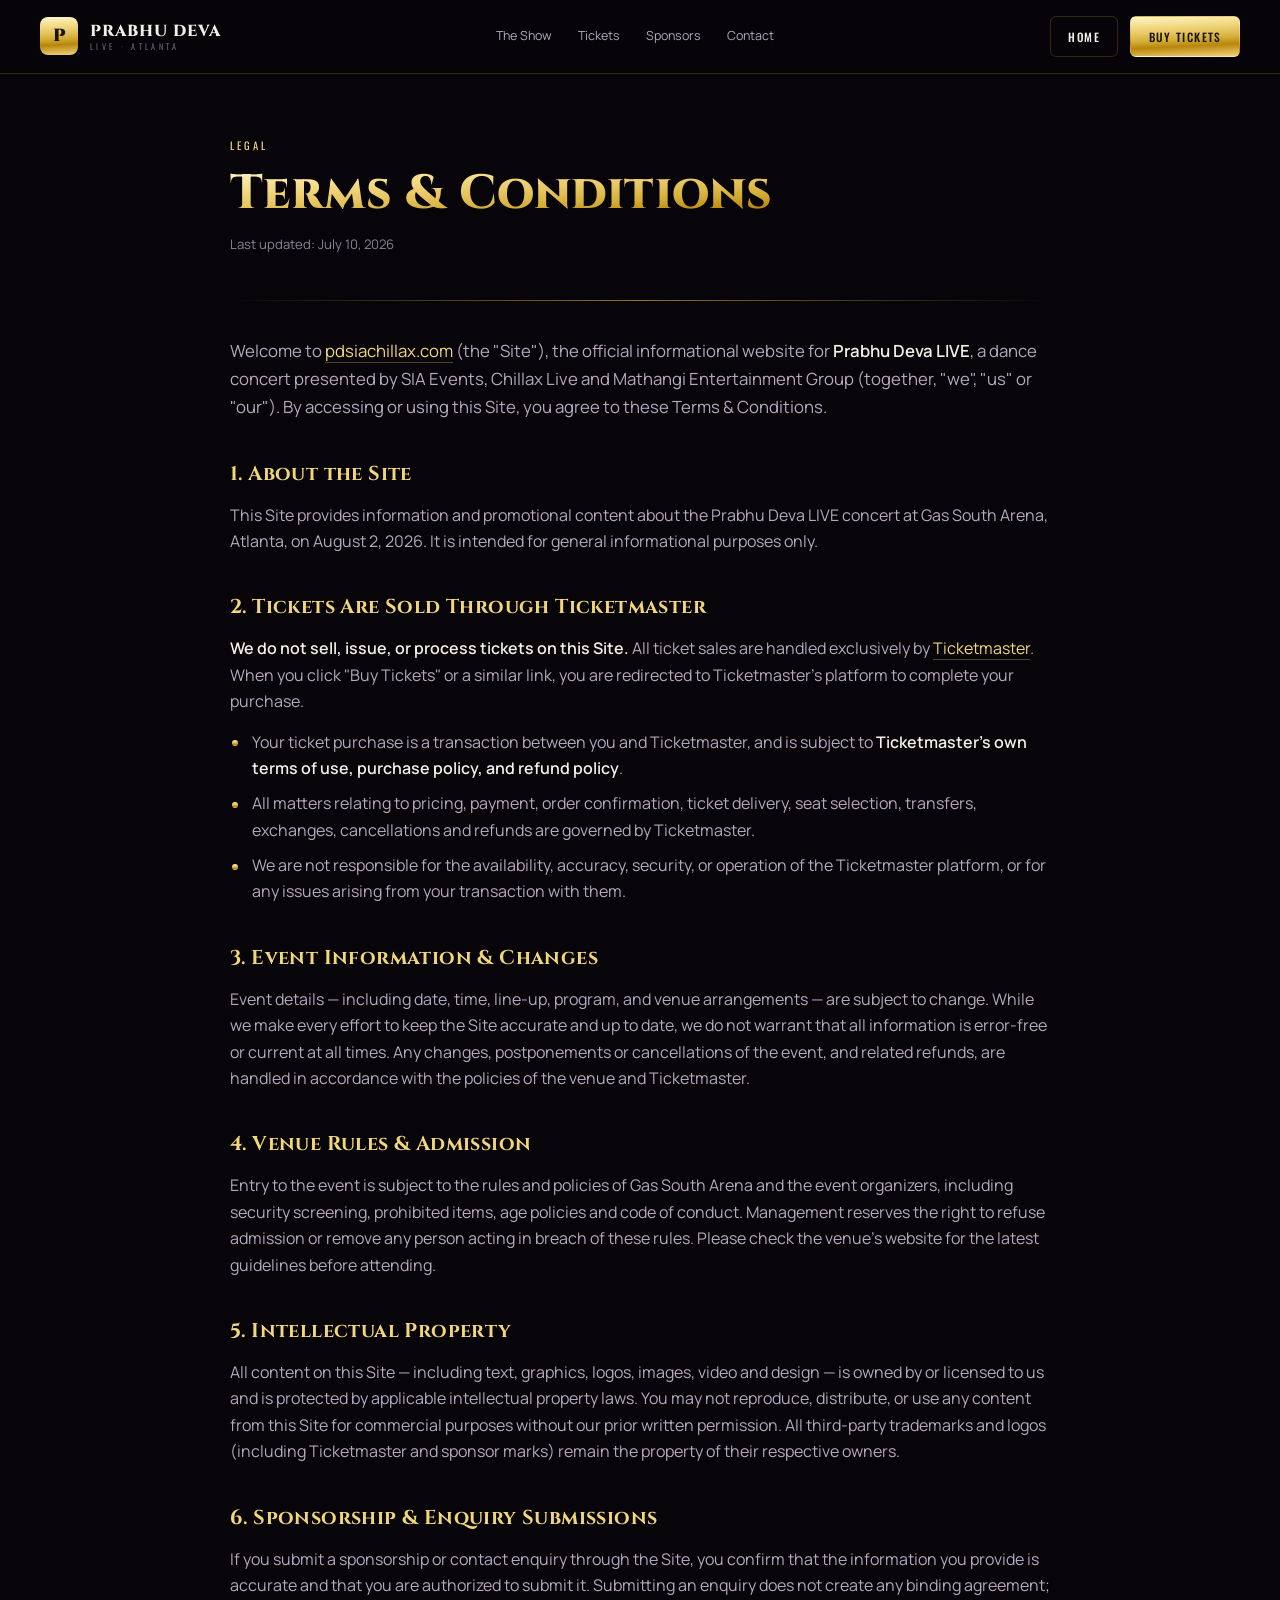
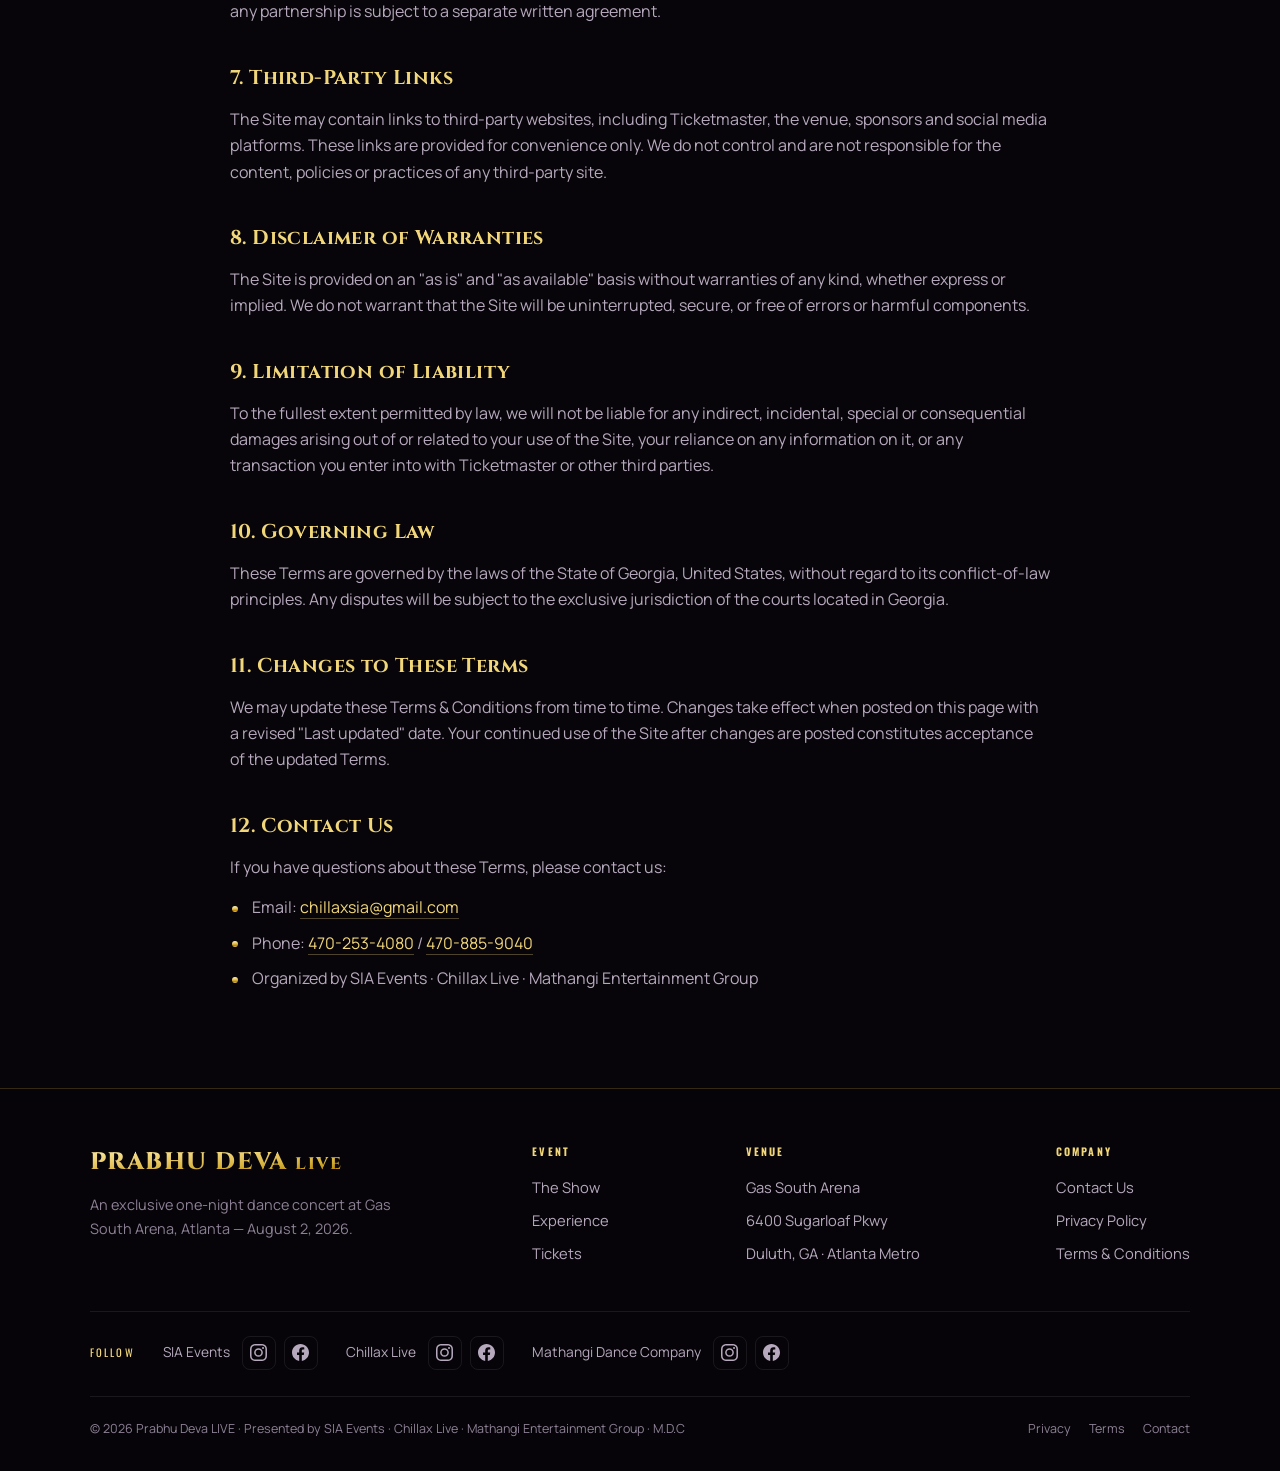
<file: terms.html>
<!DOCTYPE html>
<html lang="en">
<head>
<!-- Google tag (gtag.js) -->
<script async src="https://www.googletagmanager.com/gtag/js?id=G-06QMTPH0H6"></script>
<script>
  window.dataLayer = window.dataLayer || [];
  function gtag(){dataLayer.push(arguments);}
  gtag('js', new Date());

  gtag('config', 'G-06QMTPH0H6');
</script>
<meta charset="UTF-8">
<meta name="viewport" content="width=device-width, initial-scale=1.0">
<title>Terms &amp; Conditions — Prabhu Deva LIVE | Atlanta · Aug 2, 2026</title>
<meta name="description" content="Terms and Conditions for the Prabhu Deva LIVE Atlanta event website. Ticketing is handled by Ticketmaster.">
<meta name="robots" content="index, follow">
<link rel="canonical" href="https://pdsiachillax.com/terms.html">
<link rel="icon" type="image/png" href="assets/logo-chillax.png">
<link rel="apple-touch-icon" href="assets/logo-chillax.png">
<meta name="theme-color" content="#070509">
<meta property="og:type" content="website">
<meta property="og:url" content="https://pdsiachillax.com/terms.html">
<meta property="og:title" content="Terms &amp; Conditions — Prabhu Deva LIVE Atlanta">
<meta property="og:description" content="Terms and Conditions for the Prabhu Deva LIVE Atlanta event website.">
<meta property="og:image" content="https://pdsiachillax.com/assets/hero.jpg">
<link rel="preconnect" href="https://fonts.googleapis.com">
<link rel="preconnect" href="https://fonts.gstatic.com" crossorigin>
<link href="https://fonts.googleapis.com/css2?family=Cinzel:wght@500;600;700;800;900&family=Manrope:wght@300;400;500;600;700;800&family=Oswald:wght@300;400;500;600;700&display=swap" rel="stylesheet">
<link rel="stylesheet" href="assets/pages.css">
</head>
<body>

<!-- NAV -->
<header class="nav">
  <a class="brand" href="index.html">
    <div class="mark">P</div>
    <div class="wm">PRABHU DEVA<small>LIVE · ATLANTA</small></div>
  </a>
  <nav class="links">
    <a href="index.html#about">The Show</a>
    <a href="index.html#tickets">Tickets</a>
    <a href="index.html#sponsors">Sponsors</a>
    <a href="contact.html">Contact</a>
  </nav>
  <div class="nav-cta">
    <a class="btn btn-ghost" href="index.html">Home</a>
    <a class="btn btn-gold" href="https://www.ticketmaster.com/prabhudeva-live-in-atlanta-duluth-georgia-08-02-2026/event/0E0064D0AEB89AD1#seatMap" target="_blank" rel="noopener noreferrer">Buy Tickets</a>
  </div>
</header>

<main>
  <div class="wrap">
    <div class="page-head">
      <span class="eyebrow">Legal</span>
      <h1 class="gold-text">Terms &amp; Conditions</h1>
      <p class="updated">Last updated: July 10, 2026</p>
    </div>
    <hr class="hair">

    <div class="doc">
      <p class="lead">Welcome to <a class="inline" href="https://pdsiachillax.com/">pdsiachillax.com</a> (the "Site"), the official informational website for <strong>Prabhu Deva LIVE</strong>, a dance concert presented by SIA Events, Chillax Live and Mathangi Entertainment Group (together, "we", "us" or "our"). By accessing or using this Site, you agree to these Terms &amp; Conditions.</p>

      <h2>1. About the Site</h2>
      <p>This Site provides information and promotional content about the Prabhu Deva LIVE concert at Gas South Arena, Atlanta, on August 2, 2026. It is intended for general informational purposes only.</p>

      <h2>2. Tickets Are Sold Through Ticketmaster</h2>
      <p><strong>We do not sell, issue, or process tickets on this Site.</strong> All ticket sales are handled exclusively by <a class="inline" href="https://www.ticketmaster.com/" target="_blank" rel="noopener noreferrer">Ticketmaster</a>. When you click "Buy Tickets" or a similar link, you are redirected to Ticketmaster's platform to complete your purchase.</p>
      <ul>
        <li>Your ticket purchase is a transaction between you and Ticketmaster, and is subject to <strong>Ticketmaster's own terms of use, purchase policy, and refund policy</strong>.</li>
        <li>All matters relating to pricing, payment, order confirmation, ticket delivery, seat selection, transfers, exchanges, cancellations and refunds are governed by Ticketmaster.</li>
        <li>We are not responsible for the availability, accuracy, security, or operation of the Ticketmaster platform, or for any issues arising from your transaction with them.</li>
      </ul>

      <h2>3. Event Information &amp; Changes</h2>
      <p>Event details — including date, time, line-up, program, and venue arrangements — are subject to change. While we make every effort to keep the Site accurate and up to date, we do not warrant that all information is error-free or current at all times. Any changes, postponements or cancellations of the event, and related refunds, are handled in accordance with the policies of the venue and Ticketmaster.</p>

      <h2>4. Venue Rules &amp; Admission</h2>
      <p>Entry to the event is subject to the rules and policies of Gas South Arena and the event organizers, including security screening, prohibited items, age policies and code of conduct. Management reserves the right to refuse admission or remove any person acting in breach of these rules. Please check the venue's website for the latest guidelines before attending.</p>

      <h2>5. Intellectual Property</h2>
      <p>All content on this Site — including text, graphics, logos, images, video and design — is owned by or licensed to us and is protected by applicable intellectual property laws. You may not reproduce, distribute, or use any content from this Site for commercial purposes without our prior written permission. All third-party trademarks and logos (including Ticketmaster and sponsor marks) remain the property of their respective owners.</p>

      <h2>6. Sponsorship &amp; Enquiry Submissions</h2>
      <p>If you submit a sponsorship or contact enquiry through the Site, you confirm that the information you provide is accurate and that you are authorized to submit it. Submitting an enquiry does not create any binding agreement; any partnership is subject to a separate written agreement.</p>

      <h2>7. Third-Party Links</h2>
      <p>The Site may contain links to third-party websites, including Ticketmaster, the venue, sponsors and social media platforms. These links are provided for convenience only. We do not control and are not responsible for the content, policies or practices of any third-party site.</p>

      <h2>8. Disclaimer of Warranties</h2>
      <p>The Site is provided on an "as is" and "as available" basis without warranties of any kind, whether express or implied. We do not warrant that the Site will be uninterrupted, secure, or free of errors or harmful components.</p>

      <h2>9. Limitation of Liability</h2>
      <p>To the fullest extent permitted by law, we will not be liable for any indirect, incidental, special or consequential damages arising out of or related to your use of the Site, your reliance on any information on it, or any transaction you enter into with Ticketmaster or other third parties.</p>

      <h2>10. Governing Law</h2>
      <p>These Terms are governed by the laws of the State of Georgia, United States, without regard to its conflict-of-law principles. Any disputes will be subject to the exclusive jurisdiction of the courts located in Georgia.</p>

      <h2>11. Changes to These Terms</h2>
      <p>We may update these Terms &amp; Conditions from time to time. Changes take effect when posted on this page with a revised "Last updated" date. Your continued use of the Site after changes are posted constitutes acceptance of the updated Terms.</p>

      <h2>12. Contact Us</h2>
      <p>If you have questions about these Terms, please contact us:</p>
      <ul>
        <li>Email: <a class="inline" href="mailto:chillaxsia@gmail.com">chillaxsia@gmail.com</a></li>
        <li>Phone: <a class="inline" href="tel:+14702534080">470-253-4080</a> / <a class="inline" href="tel:+14708859040">470-885-9040</a></li>
        <li>Organized by SIA Events · Chillax Live · Mathangi Entertainment Group</li>
      </ul>
    </div>
  </div>
</main>

<!-- FOOTER -->
<footer>
  <div class="wrap">
    <div class="foot-grid">
      <div class="foot-brand">
        <div class="wordmark-sm gold-text">PRABHU DEVA <span style="font-size:.7em">LIVE</span></div>
        <p>An exclusive one-night dance concert at Gas South Arena, Atlanta — August 2, 2026.</p>
      </div>
      <div class="foot-col">
        <h4>Event</h4>
        <a href="index.html#about">The Show</a>
        <a href="index.html#expect">Experience</a>
        <a href="index.html#tickets">Tickets</a>
      </div>
      <div class="foot-col">
        <h4>Venue</h4>
        <span>Gas South Arena</span>
        <span>6400 Sugarloaf Pkwy</span>
        <span>Duluth, GA · Atlanta Metro</span>
      </div>
      <div class="foot-col">
        <h4>Company</h4>
        <a href="contact.html">Contact Us</a>
        <a href="privacy.html">Privacy Policy</a>
        <a href="terms.html">Terms &amp; Conditions</a>
      </div>
    </div>
    <div class="foot-social">
      <span class="fs-head">Follow</span>
      <div class="fs-brand">
        <span class="fs-name">SIA Events</span>
        <div class="fs-links">
          <a href="https://www.instagram.com/siaeventsofficial" target="_blank" rel="noopener noreferrer" aria-label="SIA Events on Instagram"><svg viewBox="0 0 24 24" fill="currentColor" aria-hidden="true"><path d="M12 2.16c3.2 0 3.58.01 4.85.07 1.17.05 1.8.25 2.23.42.56.22.96.48 1.38.9.42.42.68.82.9 1.38.16.43.36 1.06.41 2.23.06 1.27.07 1.65.07 4.85s-.01 3.58-.07 4.85c-.05 1.17-.25 1.8-.41 2.23a3.72 3.72 0 0 1-.9 1.38 3.72 3.72 0 0 1-1.38.9c-.43.16-1.06.36-2.23.41-1.27.06-1.65.07-4.85.07s-3.58-.01-4.85-.07c-1.17-.05-1.8-.25-2.23-.41a3.72 3.72 0 0 1-1.38-.9 3.72 3.72 0 0 1-.9-1.38c-.16-.43-.36-1.06-.41-2.23-.06-1.27-.07-1.65-.07-4.85s.01-3.58.07-4.85c.05-1.17.25-1.8.41-2.23.22-.56.48-.96.9-1.38.42-.42.82-.68 1.38-.9.43-.16 1.06-.36 2.23-.41 1.27-.06 1.65-.07 4.85-.07M12 0C8.74 0 8.33.01 7.05.07 5.78.13 4.9.33 4.14.63c-.79.3-1.46.72-2.13 1.38A5.9 5.9 0 0 0 .63 4.14c-.3.76-.5 1.64-.56 2.91C.01 8.33 0 8.74 0 12s.01 3.67.07 4.95c.06 1.27.26 2.15.56 2.91.3.79.72 1.46 1.38 2.13.67.66 1.34 1.08 2.13 1.38.76.3 1.64.5 2.91.56C8.33 23.99 8.74 24 12 24s3.67-.01 4.95-.07c1.27-.06 2.15-.26 2.91-.56.79-.3 1.46-.72 2.13-1.38.66-.67 1.08-1.34 1.38-2.13.3-.76.5-1.64.56-2.91.06-1.28.07-1.69.07-4.95s-.01-3.67-.07-4.95c-.06-1.27-.26-2.15-.56-2.91-.3-.79-.72-1.46-1.38-2.13A5.9 5.9 0 0 0 19.86.63c-.76-.3-1.64-.5-2.91-.56C15.67.01 15.26 0 12 0zm0 5.84A6.16 6.16 0 1 0 12 18.16 6.16 6.16 0 0 0 12 5.84zm0 10.16A4 4 0 1 1 12 8a4 4 0 0 1 0 8zm6.4-11.85a1.44 1.44 0 1 0 0 2.88 1.44 1.44 0 0 0 0-2.88z"/></svg></a>
          <a href="https://www.facebook.com/mysiaevents" target="_blank" rel="noopener noreferrer" aria-label="SIA Events on Facebook"><svg viewBox="0 0 24 24" fill="currentColor" aria-hidden="true"><path d="M24 12.07C24 5.4 18.63 0 12 0S0 5.4 0 12.07C0 18.1 4.39 23.1 10.13 24v-8.44H7.08v-3.49h3.05V9.41c0-3.02 1.79-4.69 4.53-4.69 1.31 0 2.68.24 2.68.24v2.97h-1.51c-1.49 0-1.96.93-1.96 1.89v2.25h3.33l-.53 3.49h-2.8V24C19.61 23.1 24 18.1 24 12.07z"/></svg></a>
        </div>
      </div>
      <div class="fs-brand">
        <span class="fs-name">Chillax Live</span>
        <div class="fs-links">
          <a href="https://www.instagram.com/chillaxlive" target="_blank" rel="noopener noreferrer" aria-label="Chillax Live on Instagram"><svg viewBox="0 0 24 24" fill="currentColor" aria-hidden="true"><path d="M12 2.16c3.2 0 3.58.01 4.85.07 1.17.05 1.8.25 2.23.42.56.22.96.48 1.38.9.42.42.68.82.9 1.38.16.43.36 1.06.41 2.23.06 1.27.07 1.65.07 4.85s-.01 3.58-.07 4.85c-.05 1.17-.25 1.8-.41 2.23a3.72 3.72 0 0 1-.9 1.38 3.72 3.72 0 0 1-1.38.9c-.43.16-1.06.36-2.23.41-1.27.06-1.65.07-4.85.07s-3.58-.01-4.85-.07c-1.17-.05-1.8-.25-2.23-.41a3.72 3.72 0 0 1-1.38-.9 3.72 3.72 0 0 1-.9-1.38c-.16-.43-.36-1.06-.41-2.23-.06-1.27-.07-1.65-.07-4.85s.01-3.58.07-4.85c.05-1.17.25-1.8.41-2.23.22-.56.48-.96.9-1.38.42-.42.82-.68 1.38-.9.43-.16 1.06-.36 2.23-.41 1.27-.06 1.65-.07 4.85-.07M12 0C8.74 0 8.33.01 7.05.07 5.78.13 4.9.33 4.14.63c-.79.3-1.46.72-2.13 1.38A5.9 5.9 0 0 0 .63 4.14c-.3.76-.5 1.64-.56 2.91C.01 8.33 0 8.74 0 12s.01 3.67.07 4.95c.06 1.27.26 2.15.56 2.91.3.79.72 1.46 1.38 2.13.67.66 1.34 1.08 2.13 1.38.76.3 1.64.5 2.91.56C8.33 23.99 8.74 24 12 24s3.67-.01 4.95-.07c1.27-.06 2.15-.26 2.91-.56.79-.3 1.46-.72 2.13-1.38.66-.67 1.08-1.34 1.38-2.13.3-.76.5-1.64.56-2.91.06-1.28.07-1.69.07-4.95s-.01-3.67-.07-4.95c-.06-1.27-.26-2.15-.56-2.91-.3-.79-.72-1.46-1.38-2.13A5.9 5.9 0 0 0 19.86.63c-.76-.3-1.64-.5-2.91-.56C15.67.01 15.26 0 12 0zm0 5.84A6.16 6.16 0 1 0 12 18.16 6.16 6.16 0 0 0 12 5.84zm0 10.16A4 4 0 1 1 12 8a4 4 0 0 1 0 8zm6.4-11.85a1.44 1.44 0 1 0 0 2.88 1.44 1.44 0 0 0 0-2.88z"/></svg></a>
          <a href="https://www.facebook.com/ChillaxLive" target="_blank" rel="noopener noreferrer" aria-label="Chillax Live on Facebook"><svg viewBox="0 0 24 24" fill="currentColor" aria-hidden="true"><path d="M24 12.07C24 5.4 18.63 0 12 0S0 5.4 0 12.07C0 18.1 4.39 23.1 10.13 24v-8.44H7.08v-3.49h3.05V9.41c0-3.02 1.79-4.69 4.53-4.69 1.31 0 2.68.24 2.68.24v2.97h-1.51c-1.49 0-1.96.93-1.96 1.89v2.25h3.33l-.53 3.49h-2.8V24C19.61 23.1 24 18.1 24 12.07z"/></svg></a>
        </div>
      </div>
      <div class="fs-brand">
        <span class="fs-name">Mathangi Dance Company</span>
        <div class="fs-links">
          <a href="https://www.instagram.com/mathangidancecompany" target="_blank" rel="noopener noreferrer" aria-label="Mathangi Dance Company on Instagram"><svg viewBox="0 0 24 24" fill="currentColor" aria-hidden="true"><path d="M12 2.16c3.2 0 3.58.01 4.85.07 1.17.05 1.8.25 2.23.42.56.22.96.48 1.38.9.42.42.68.82.9 1.38.16.43.36 1.06.41 2.23.06 1.27.07 1.65.07 4.85s-.01 3.58-.07 4.85c-.05 1.17-.25 1.8-.41 2.23a3.72 3.72 0 0 1-.9 1.38 3.72 3.72 0 0 1-1.38.9c-.43.16-1.06.36-2.23.41-1.27.06-1.65.07-4.85.07s-3.58-.01-4.85-.07c-1.17-.05-1.8-.25-2.23-.41a3.72 3.72 0 0 1-1.38-.9 3.72 3.72 0 0 1-.9-1.38c-.16-.43-.36-1.06-.41-2.23-.06-1.27-.07-1.65-.07-4.85s.01-3.58.07-4.85c.05-1.17.25-1.8.41-2.23.22-.56.48-.96.9-1.38.42-.42.82-.68 1.38-.9.43-.16 1.06-.36 2.23-.41 1.27-.06 1.65-.07 4.85-.07M12 0C8.74 0 8.33.01 7.05.07 5.78.13 4.9.33 4.14.63c-.79.3-1.46.72-2.13 1.38A5.9 5.9 0 0 0 .63 4.14c-.3.76-.5 1.64-.56 2.91C.01 8.33 0 8.74 0 12s.01 3.67.07 4.95c.06 1.27.26 2.15.56 2.91.3.79.72 1.46 1.38 2.13.67.66 1.34 1.08 2.13 1.38.76.3 1.64.5 2.91.56C8.33 23.99 8.74 24 12 24s3.67-.01 4.95-.07c1.27-.06 2.15-.26 2.91-.56.79-.3 1.46-.72 2.13-1.38.66-.67 1.08-1.34 1.38-2.13.3-.76.5-1.64.56-2.91.06-1.28.07-1.69.07-4.95s-.01-3.67-.07-4.95c-.06-1.27-.26-2.15-.56-2.91-.3-.79-.72-1.46-1.38-2.13A5.9 5.9 0 0 0 19.86.63c-.76-.3-1.64-.5-2.91-.56C15.67.01 15.26 0 12 0zm0 5.84A6.16 6.16 0 1 0 12 18.16 6.16 6.16 0 0 0 12 5.84zm0 10.16A4 4 0 1 1 12 8a4 4 0 0 1 0 8zm6.4-11.85a1.44 1.44 0 1 0 0 2.88 1.44 1.44 0 0 0 0-2.88z"/></svg></a>
          <a href="https://www.facebook.com/MatDanceCrew" target="_blank" rel="noopener noreferrer" aria-label="Mathangi Dance Company on Facebook"><svg viewBox="0 0 24 24" fill="currentColor" aria-hidden="true"><path d="M24 12.07C24 5.4 18.63 0 12 0S0 5.4 0 12.07C0 18.1 4.39 23.1 10.13 24v-8.44H7.08v-3.49h3.05V9.41c0-3.02 1.79-4.69 4.53-4.69 1.31 0 2.68.24 2.68.24v2.97h-1.51c-1.49 0-1.96.93-1.96 1.89v2.25h3.33l-.53 3.49h-2.8V24C19.61 23.1 24 18.1 24 12.07z"/></svg></a>
        </div>
      </div>
    </div>
    <div class="foot-bottom">
      <span>© 2026 Prabhu Deva LIVE · Presented by SIA Events · Chillax Live · Mathangi Entertainment Group · M.D.C</span>
      <span class="legal-links">
        <a href="privacy.html">Privacy</a>
        <a href="terms.html">Terms</a>
        <a href="contact.html">Contact</a>
      </span>
    </div>
  </div>
</footer>

</body>
</html>
</file>
<file: assets/pages.css>
/* ==========================================================================
   Shared styles for standalone pages (Contact, Privacy, Terms)
   Mirrors the design system used on index.html
   ========================================================================== */
:root{
  --black:#070509;
  --ink:#0c0911;
  --panel:#120c19;
  --panel-2:#1a1222;
  --line:rgba(212,175,55,.22);
  --line-soft:rgba(255,255,255,.08);
  --text:#f4eee6;
  --muted:#b6a9bd;
  --muted-2:#8d8195;
  --gold-1:#fbf3c0;
  --gold-2:#f2d77a;
  --gold-3:#d4af37;
  --gold-4:#a9801f;
  --purple:#9d4edd;
  --purple-glow:rgba(157,78,221,.45);
  --gold-grad:linear-gradient(177deg,#fcf6cf 0%,#f4dd8a 22%,#e7c662 40%,#d4af37 56%,#b8860b 72%,#f0d27c 100%);
  --gold-line:linear-gradient(90deg,transparent,rgba(212,175,55,.65),transparent);
  --maxw:1180px;
  --readw:820px;
  --ease:cubic-bezier(.22,.61,.36,1);
}
*{margin:0;padding:0;box-sizing:border-box}
html{scroll-behavior:smooth}
body{
  background:var(--black);
  color:var(--text);
  font-family:'Manrope',system-ui,sans-serif;
  line-height:1.65;
  -webkit-font-smoothing:antialiased;
  min-height:100vh;
  display:flex;
  flex-direction:column;
}
a{color:inherit;text-decoration:none}
.wrap{width:100%;max-width:var(--maxw);margin:0 auto;padding:0 clamp(18px,4vw,40px)}
.gold-text{
  background:var(--gold-grad);
  -webkit-background-clip:text;background-clip:text;
  -webkit-text-fill-color:transparent;color:var(--gold-2);
}

/* ---------- nav ---------- */
header.nav{
  position:sticky;top:0;z-index:50;
  display:flex;align-items:center;justify-content:space-between;
  padding:16px clamp(18px,4vw,40px);
  background:rgba(7,5,9,.82);
  backdrop-filter:blur(14px);
  border-bottom:1px solid var(--line);
}
.brand{display:flex;align-items:center;gap:12px;cursor:pointer}
.brand .mark{
  width:38px;height:38px;border-radius:8px;display:grid;place-items:center;
  background:var(--gold-grad);color:#1a1206;font-family:'Cinzel',serif;font-weight:900;font-size:1.1rem;
}
.brand .wm{font-family:'Cinzel',serif;font-weight:800;letter-spacing:.06em;font-size:1rem;line-height:1}
.brand .wm small{display:block;font-family:'Oswald',sans-serif;font-weight:300;letter-spacing:.4em;font-size:.52rem;color:var(--muted-2);margin-top:3px}
nav.links{display:flex;align-items:center;gap:26px}
nav.links a{font-size:.78rem;font-weight:400;color:var(--muted);position:relative;padding:4px 0;transition:color .3s}
nav.links a:hover{color:#fff}
.nav-cta{display:flex;align-items:center;gap:12px}
.btn{
  display:inline-flex;align-items:center;justify-content:center;gap:.5em;
  font-family:'Oswald',sans-serif;text-transform:uppercase;letter-spacing:.12em;
  font-size:.72rem;font-weight:500;padding:.85em 1.5em;border-radius:6px;cursor:pointer;
  border:1px solid transparent;transition:transform .35s var(--ease),box-shadow .35s var(--ease);
}
.btn-gold{background:var(--gold-grad);color:#1a1206}
.btn-gold:hover{transform:translateY(-2px);box-shadow:0 10px 30px rgba(212,175,55,.28)}
.btn-ghost{border-color:var(--line);color:var(--text)}
.btn-ghost:hover{border-color:var(--gold-2);color:var(--gold-2)}

/* ---------- page content ---------- */
main{flex:1 0 auto;padding:clamp(40px,7vh,84px) 0 clamp(56px,9vh,96px)}
.page-head{max-width:var(--readw);margin:0 auto clamp(28px,5vh,48px)}
.eyebrow{
  font-family:'Oswald',sans-serif;text-transform:uppercase;letter-spacing:.28em;
  font-size:.66rem;color:var(--gold-2);margin-bottom:14px;display:block;
}
.page-head h1{
  font-family:'Cinzel',serif;font-weight:800;
  font-size:clamp(2rem,5vw,3rem);line-height:1.08;letter-spacing:.01em;
}
.page-head .updated{color:var(--muted-2);font-size:.82rem;margin-top:14px}
.hair{height:1px;background:var(--gold-line);border:none;width:100%;max-width:var(--readw);margin:0 auto clamp(24px,4vh,40px)}

.doc{max-width:var(--readw);margin:0 auto}
.doc .lead{color:var(--muted);font-size:1.05rem;margin-bottom:30px}
.doc h2{
  font-family:'Cinzel',serif;font-weight:700;color:var(--gold-2);
  font-size:1.25rem;letter-spacing:.02em;margin:36px 0 12px;
}
.doc h3{font-family:'Oswald',sans-serif;font-weight:500;letter-spacing:.04em;font-size:1.02rem;color:var(--text);margin:24px 0 8px}
.doc p{color:var(--muted);margin-bottom:14px}
.doc ul{list-style:none;margin:0 0 16px;padding:0}
.doc ul li{color:var(--muted);position:relative;padding-left:22px;margin-bottom:9px}
.doc ul li::before{content:"";position:absolute;left:2px;top:.72em;width:6px;height:6px;border-radius:50%;background:var(--gold-grad)}
.doc a.inline{color:var(--gold-2);border-bottom:1px solid rgba(242,215,122,.3);transition:border-color .3s}
.doc a.inline:hover{border-bottom-color:var(--gold-2)}
.doc strong{color:var(--text);font-weight:600}

/* ---------- contact cards ---------- */
.contact-grid{
  display:grid;grid-template-columns:repeat(auto-fit,minmax(240px,1fr));
  gap:18px;margin:8px auto 8px;max-width:var(--readw);
}
.contact-card{
  background:linear-gradient(180deg,var(--panel),var(--ink));
  border:1px solid var(--line-soft);border-radius:14px;padding:24px 22px;
  transition:border-color .35s var(--ease),transform .35s var(--ease);
}
.contact-card:hover{border-color:var(--line);transform:translateY(-3px)}
.contact-card .ci{
  width:42px;height:42px;border-radius:10px;display:grid;place-items:center;
  border:1px solid var(--line);color:var(--gold-2);font-size:1.15rem;margin-bottom:14px;
}
.contact-card .ck{
  font-family:'Oswald',sans-serif;text-transform:uppercase;letter-spacing:.18em;
  font-size:.62rem;color:var(--muted-2);margin-bottom:6px;
}
.contact-card .cv{font-size:1rem;color:var(--text);line-height:1.5}
.contact-card .cv a{color:var(--gold-2);transition:color .3s}
.contact-card .cv a:hover{color:#fff}
.contact-card .cv .sub{display:block;color:var(--muted-2);font-size:.82rem;margin-top:4px}

.contact-cta{max-width:var(--readw);margin:34px auto 0;display:flex;gap:14px;flex-wrap:wrap;align-items:center}

/* ---------- footer ---------- */
footer{flex-shrink:0;background:#060409;border-top:1px solid var(--line);padding:clamp(40px,6vh,64px) 0 32px}
.foot-grid{display:flex;justify-content:space-between;align-items:flex-start;gap:40px;flex-wrap:wrap;margin-bottom:36px}
.foot-brand .wordmark-sm{font-family:'Cinzel',serif;font-weight:800;font-size:1.5rem;letter-spacing:.06em}
.foot-brand p{color:var(--muted-2);font-size:.9rem;margin-top:10px;max-width:34ch}
.foot-col h4{font-family:'Oswald',sans-serif;text-transform:uppercase;letter-spacing:.2em;font-size:.66rem;color:var(--gold-2);margin-bottom:14px}
.foot-col a,.foot-col span{display:block;color:var(--muted);font-size:.92rem;margin-bottom:9px;transition:color .3s}
.foot-col a:hover{color:#fff}
.foot-bottom{border-top:1px solid var(--line-soft);padding-top:22px;display:flex;justify-content:space-between;gap:14px;flex-wrap:wrap;color:var(--muted-2);font-size:.78rem}
.foot-bottom .legal-links{display:flex;gap:18px;flex-wrap:wrap}
.foot-bottom .legal-links a:hover{color:var(--gold-2)}

/* social */
.foot-social{border-top:1px solid var(--line-soft);padding:24px 0 26px;margin-bottom:0;display:flex;flex-wrap:wrap;align-items:center;gap:14px 28px}
.foot-social .fs-head{font-family:'Oswald',sans-serif;text-transform:uppercase;letter-spacing:.2em;font-size:.66rem;color:var(--gold-2)}
.fs-brand{display:flex;align-items:center;gap:12px}
.fs-brand .fs-name{font-size:.86rem;color:var(--muted)}
.fs-links{display:flex;gap:8px}
.fs-links a{width:34px;height:34px;border-radius:8px;display:grid;place-items:center;border:1px solid var(--line-soft);color:var(--muted);transition:color .3s,border-color .3s,transform .3s,background .3s}
.fs-links a:hover{color:var(--gold-2);border-color:var(--line);transform:translateY(-2px);background:rgba(212,175,55,.05)}
.fs-links a svg{width:17px;height:17px;display:block}

@media(max-width:760px){
  nav.links{display:none}
  .nav-cta .btn-ghost{display:none}
}
@media (prefers-reduced-motion:reduce){
  *{scroll-behavior:auto!important}
}
</file>
